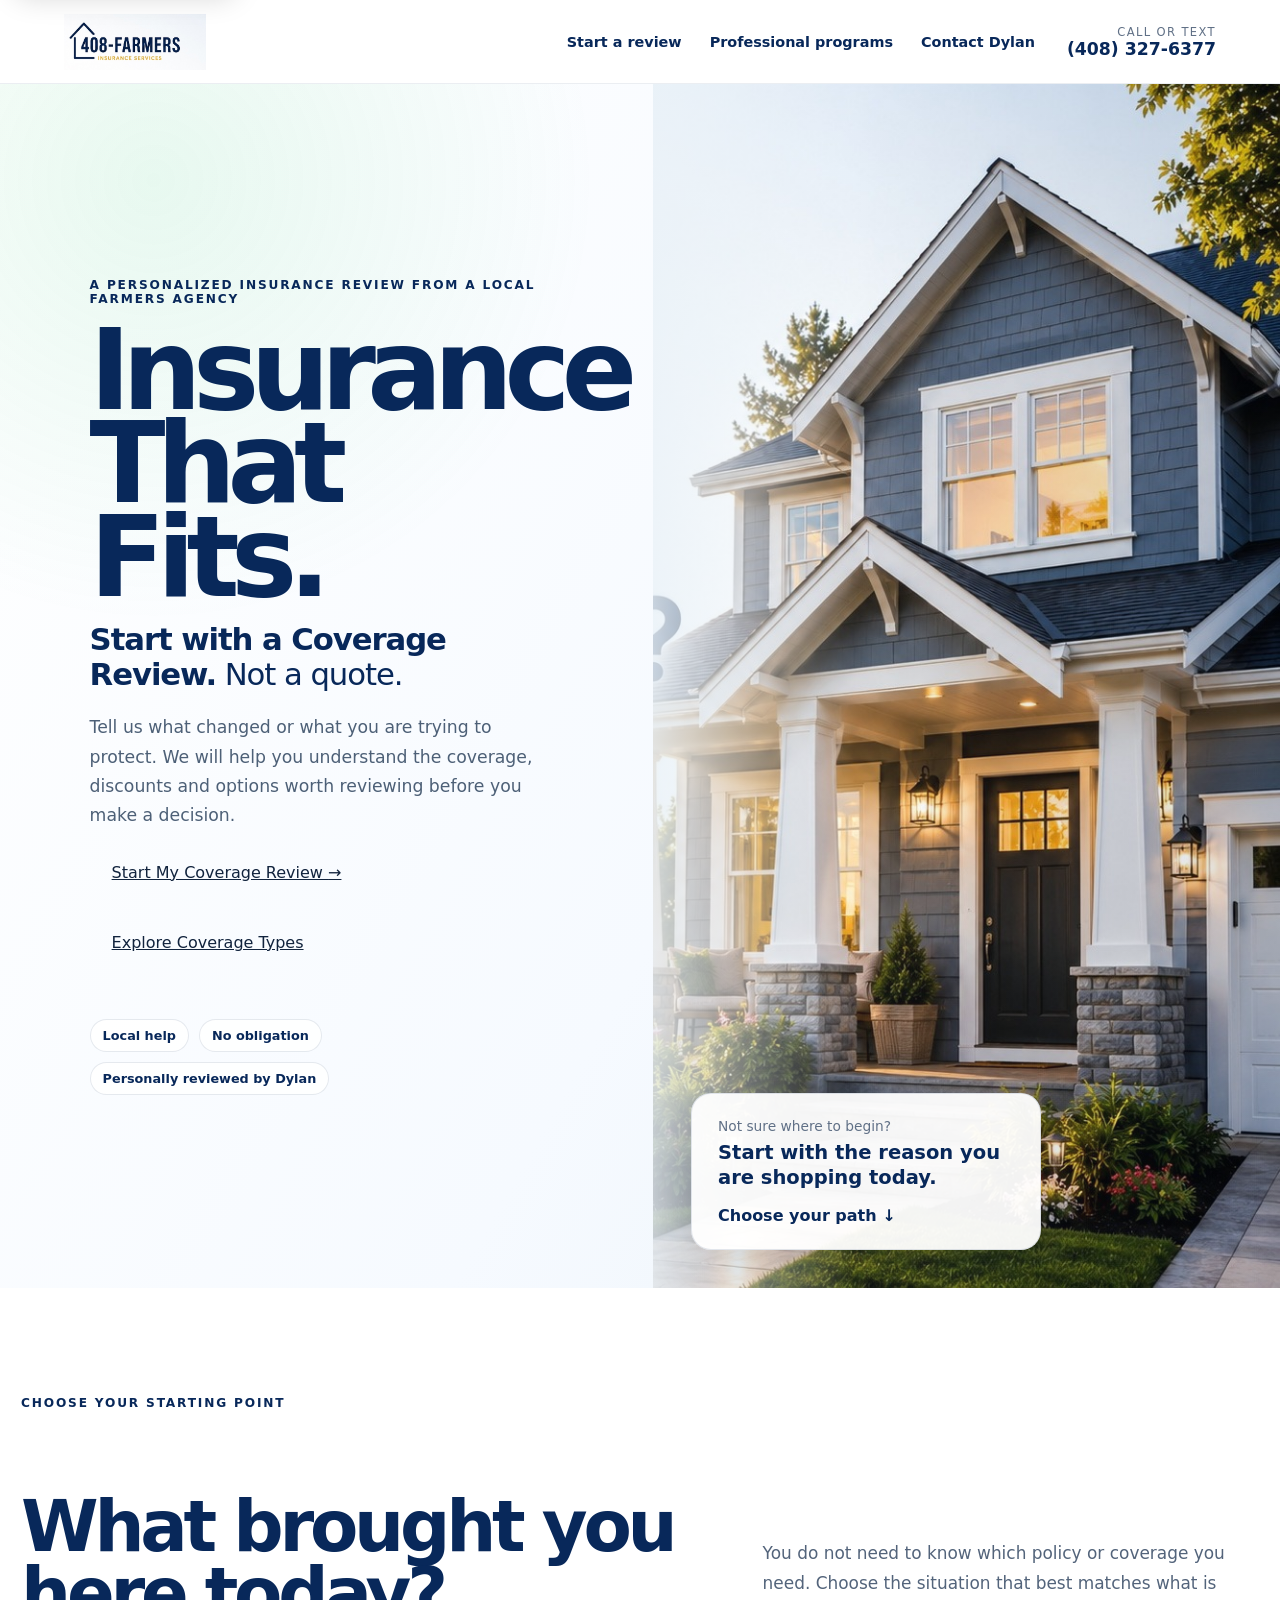
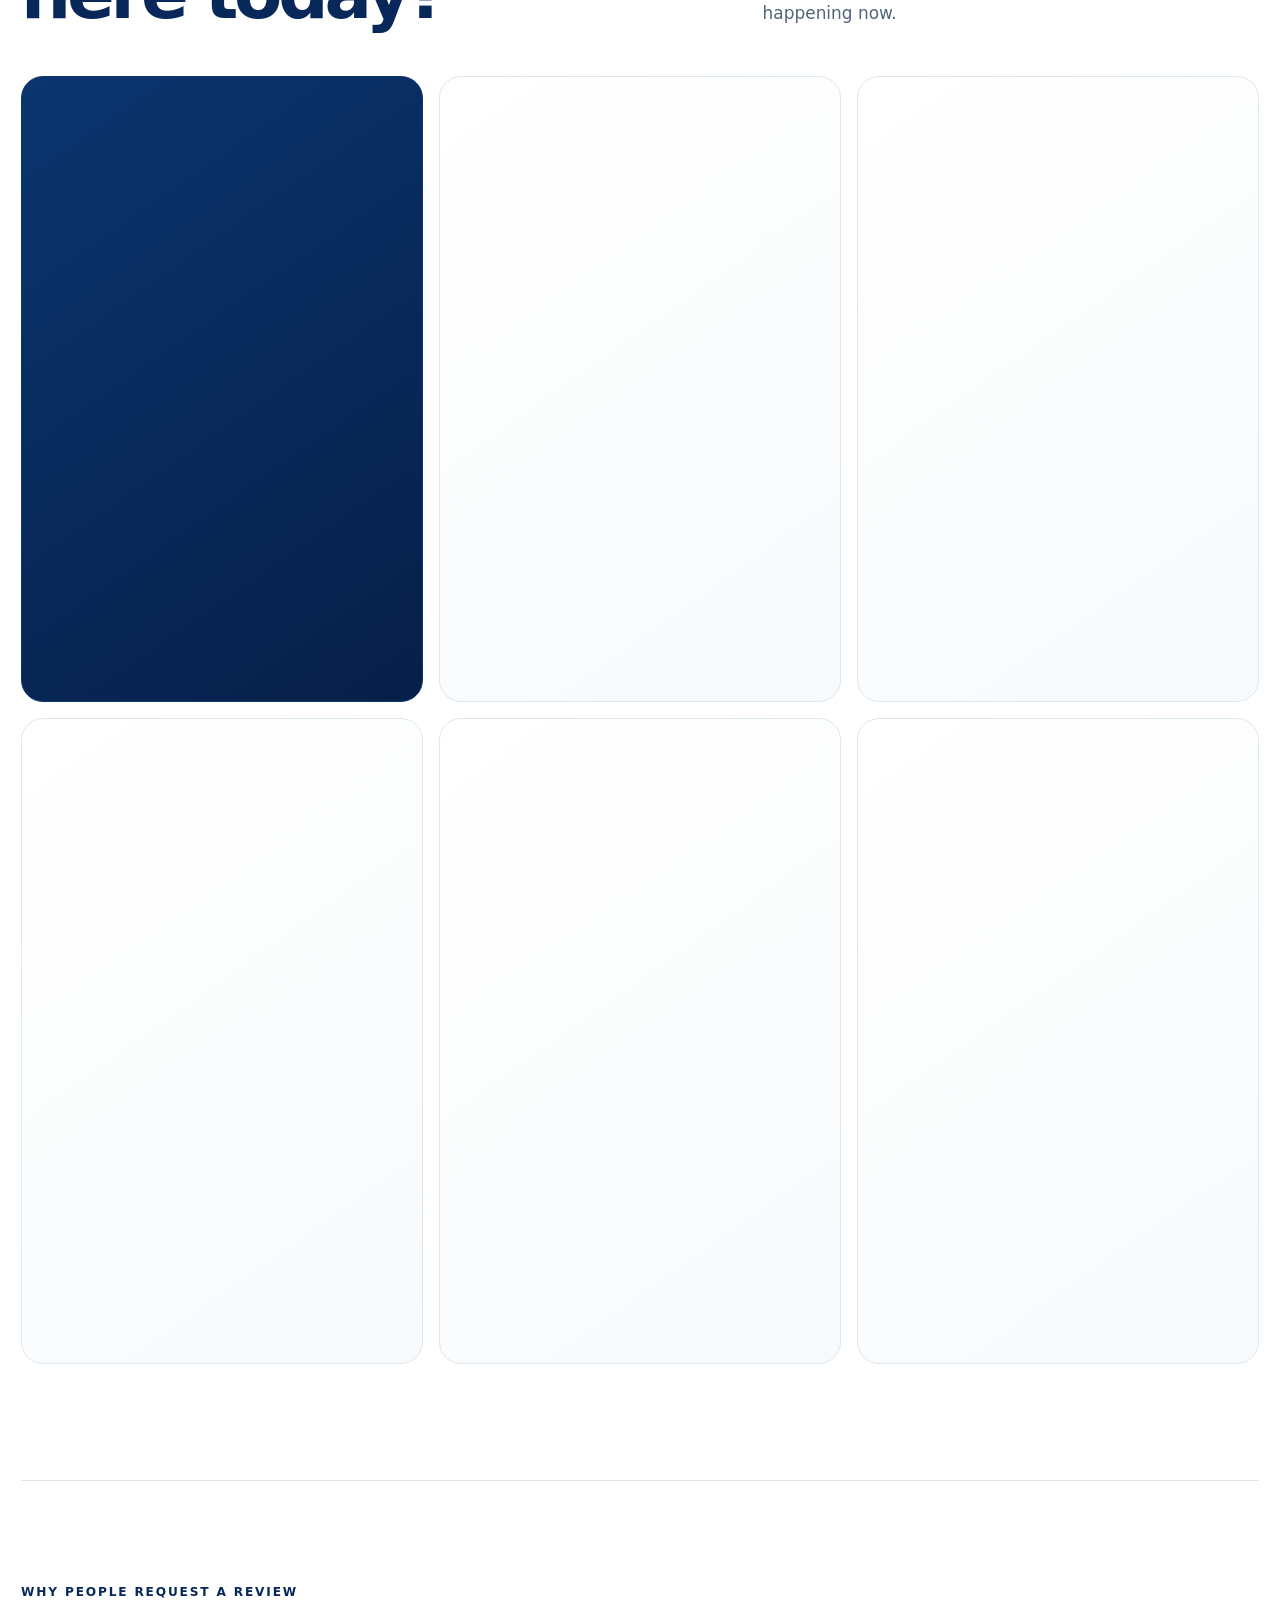
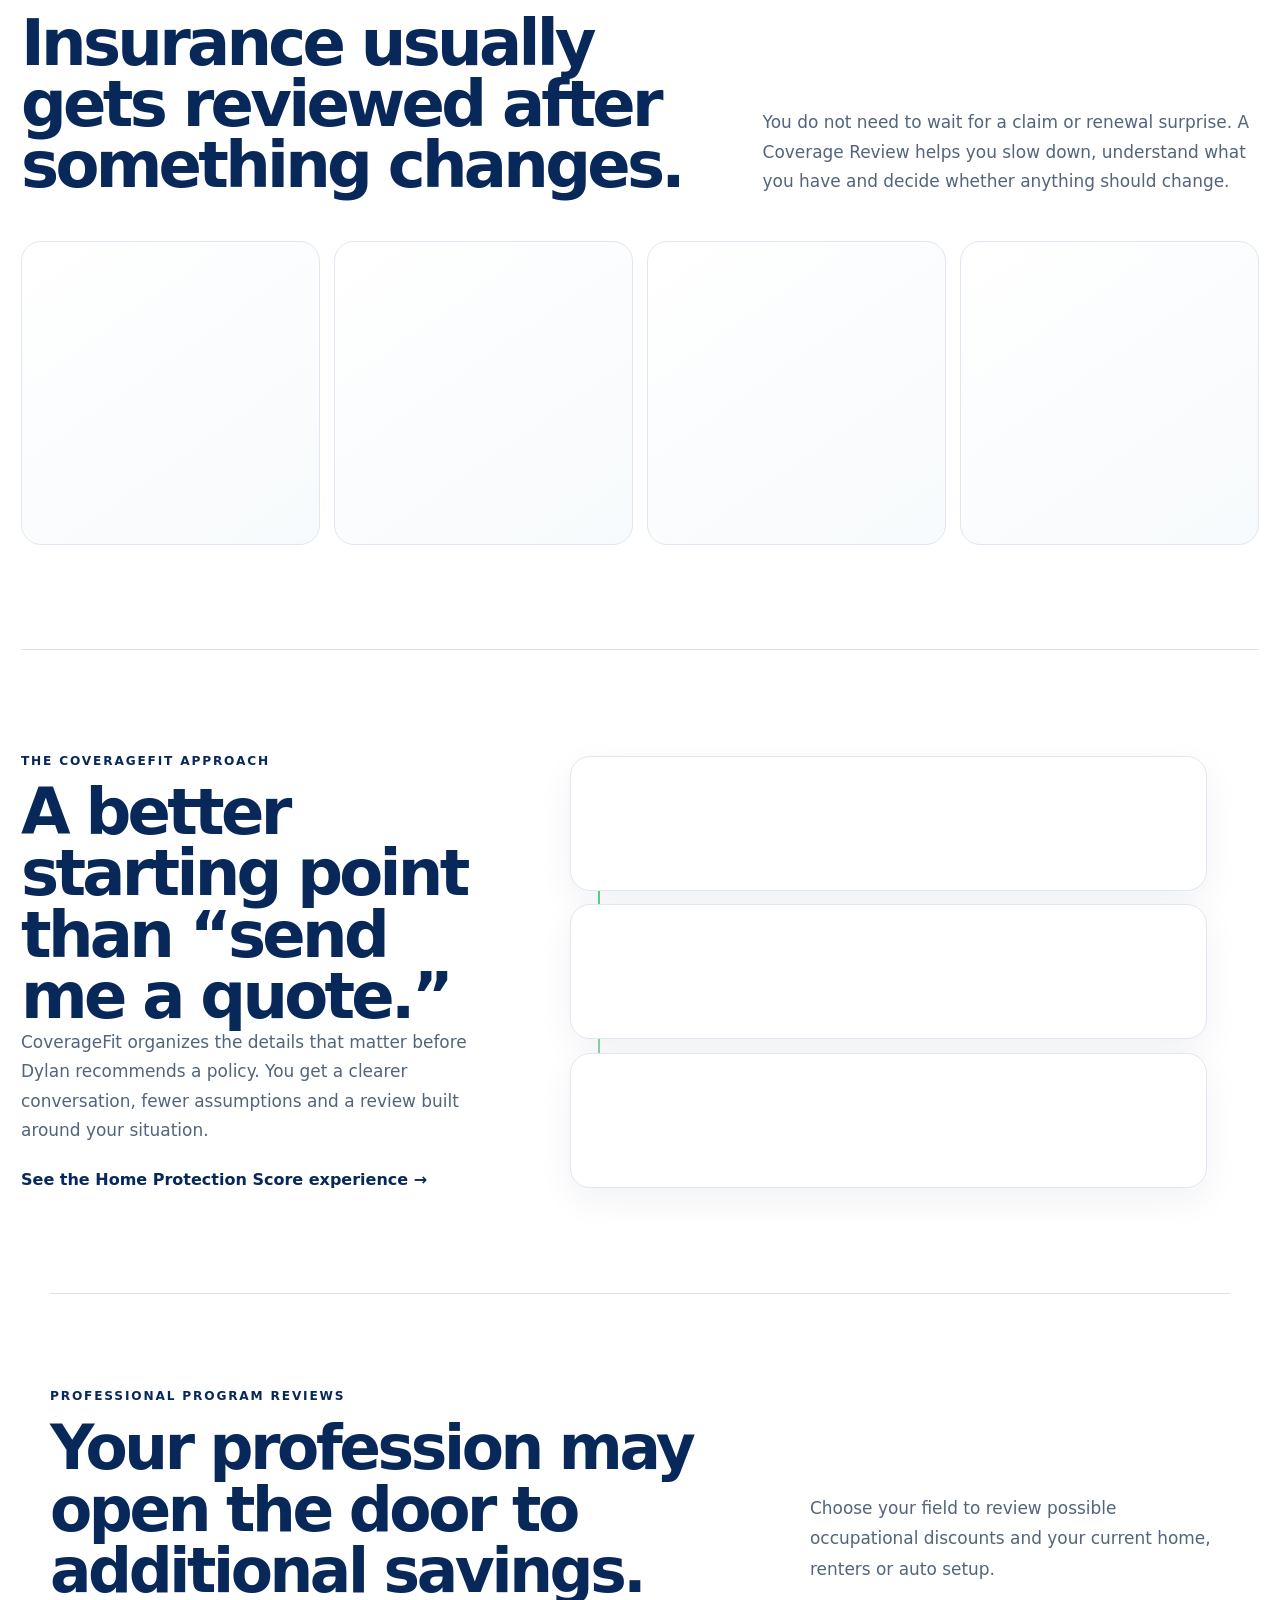
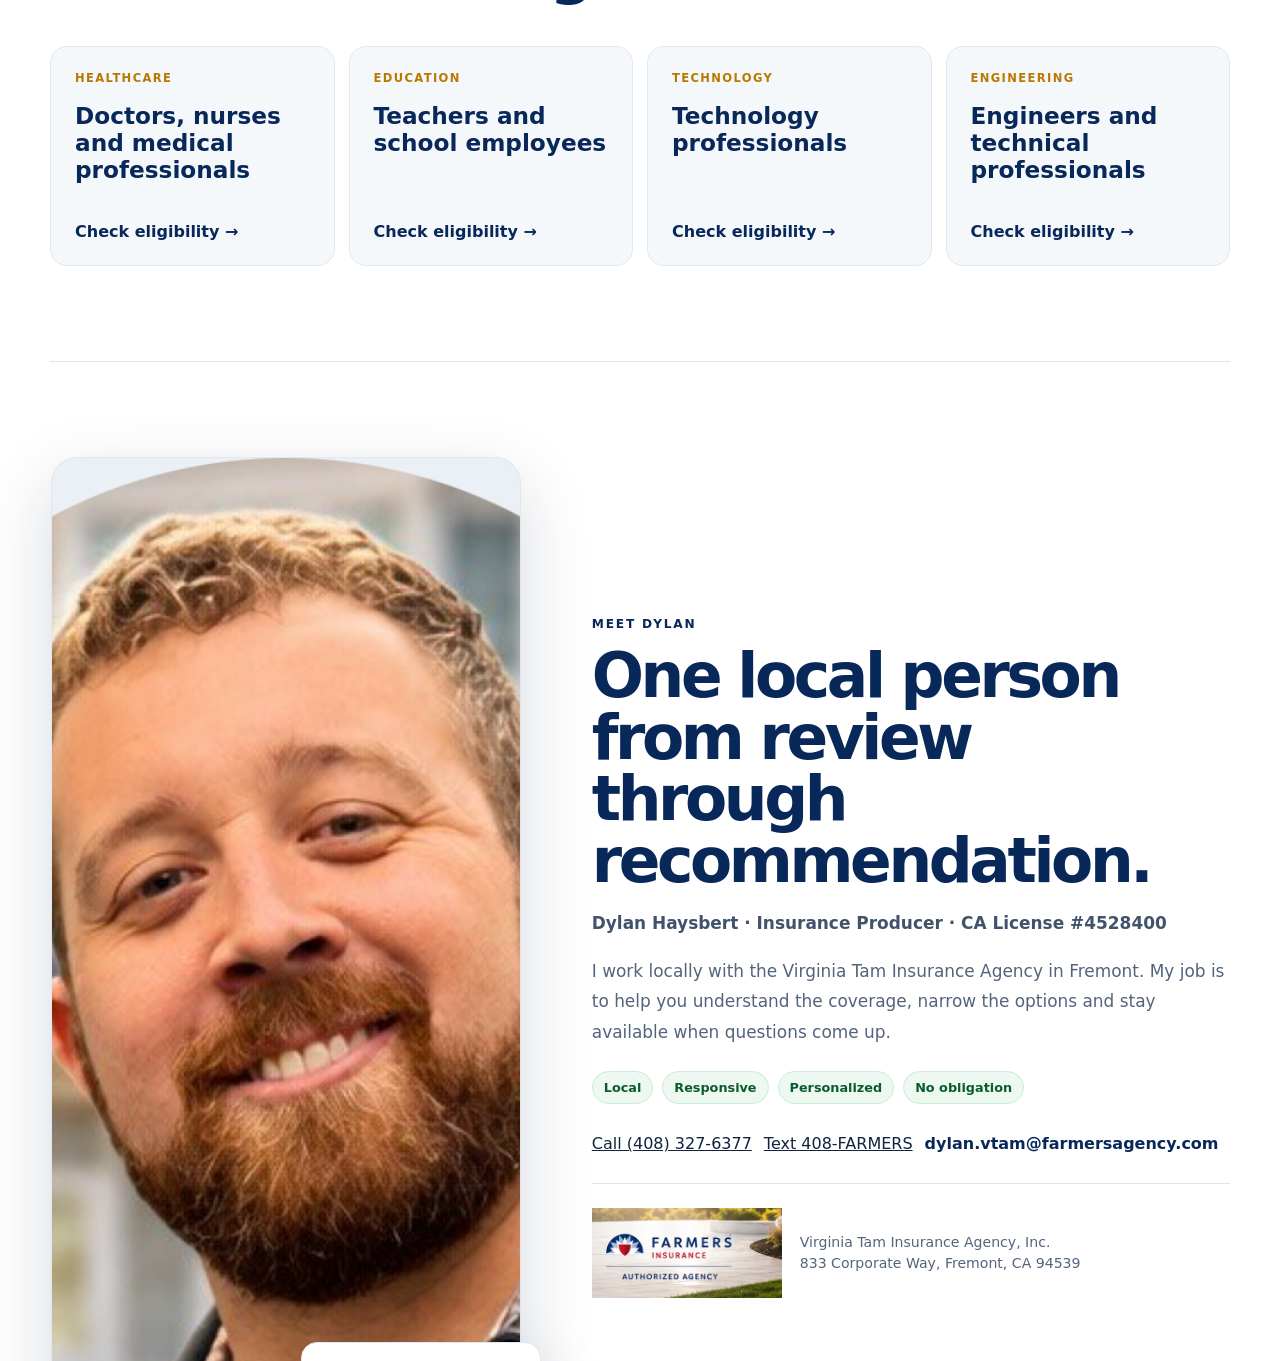
<file: index.html>
<!DOCTYPE html>

<html lang="en">
<head>
<meta charset="utf-8"/>
<meta content="width=device-width,initial-scale=1" name="viewport"/>
<title>408-FARMERS | Start With a Coverage Review</title>
<meta content="Start with a personalized Coverage Review for home, auto, life, rental property or business insurance. Local help from Dylan Haysbert at the Virginia Tam Insurance Agency." name="description"/>
<meta content="Insurance That Fits | 408-FARMERS" property="og:title"/>
<meta content="Start with a Coverage Review, not a quote. Choose what changed and get routed to the right insurance experience." property="og:description"/>
<meta content="website" property="og:type"/>
<meta content="shared/assets/home.jpg" property="og:image"/>
<link href="shared/styles.css" rel="stylesheet"/>
<link href="shared/root.css" rel="stylesheet"/>
<link href="https://408farmers.com/" rel="canonical"/><meta content="index,follow,max-image-preview:large" name="robots"/><meta content="#061f48" name="theme-color"/><meta content="https://408farmers.com/" property="og:url"/><meta content="summary_large_image" name="twitter:card"/><link as="image" fetchpriority="high" href="shared/assets/home.jpg" rel="preload"/><link href="shared/homepage-optimization.css" rel="stylesheet"/></head>
<body class="root-page home-hub-page"><a class="skip-link" href="#main-content">Skip to main content</a>
<header class="site-header root-header">
<a aria-current="page" aria-label="408-FARMERS home" class="brand" href="/">
<img alt="408-FARMERS Insurance Services" decoding="async" src="shared/assets/408-farmers-logo.png"/>
</a>
<nav aria-label="Primary navigation" class="root-nav">
<a href="#start">Start a review</a>
<a href="#professionals">Professional programs</a>
<a href="#contact">Contact Dylan</a>
</nav>
<a class="header-contact" data-track-event="header_call" data-track-location="header" href="tel:+14083276377">
<span>Call or text</span>
<strong>(408) 327-6377</strong>
</a>
</header>
<main id="main-content">
<section aria-labelledby="hub-title" class="hub-hero">
<div class="hub-hero-copy">
<div class="eyebrow">A personalized insurance review from a local Farmers agency</div>
<h1 id="hub-title">Insurance That Fits.</h1>
<p class="hub-hero-lead"><strong>Start with a Coverage Review.</strong> Not a quote.</p>
<p class="hub-hero-support">Tell us what changed or what you are trying to protect. We will help you understand the coverage, discounts and options worth reviewing before you make a decision.</p>
<div class="hub-actions">
<a class="cf-button cf-button--primary hub-primary" data-cf-assessment="home" data-cf-entry="homepage_hero" data-cf-extra-launch-surface="homepage_primary_cta" data-coveragefit-launch="home" data-track-event="hero_start_review" data-track-location="homepage_hero" href="https://coveragefit.com/home/">Start My Coverage Review <span aria-hidden="true">→</span></a>
<a class="cf-button cf-button--secondary" data-track-event="hero_explore_coverage" data-track-location="homepage_hero" href="#start">Explore Coverage Types</a>
</div>
<div aria-label="Coverage Review benefits" class="hub-trust">
<span>Local help</span>
<span>No obligation</span>
<span>Personally reviewed by Dylan</span>
</div>
</div>
<div aria-label="California home protection" class="hub-hero-visual">
<img alt="A well-maintained California home" decoding="async" fetchpriority="high" height="900" src="shared/assets/home.jpg" width="1200"/>
<div class="hub-visual-panel">
<span>Not sure where to begin?</span>
<strong>Start with the reason you are shopping today.</strong>
<a data-track-event="hero_choose_path" data-track-location="homepage_visual" href="#start">Choose your path ↓</a>
</div>
</div>
</section>
<section class="hub-start" id="start">
<div class="hub-section-heading">
<div class="section-kicker">Choose your starting point</div>
<h2>What brought you here today?</h2>
<p>You do not need to know which policy or coverage you need. Choose the situation that best matches what is happening now.</p>
</div>
<div aria-label="Coverage Review starting points" class="intent-grid">
<a class="intent-card intent-card--featured" data-cf-assessment="home" data-cf-entry="homepage_home_intent" data-cf-extra-launch-surface="homepage_home_card" data-coveragefit-launch="home" data-track-event="intent_route" data-track-label="I’m buying or insuring a home" data-track-location="homepage_intent_grid" href="https://coveragefit.com/home/">
<span aria-hidden="true" class="intent-icon">⌂</span>
<span class="intent-label">Home purchase</span>
<h3>I’m buying or insuring a home</h3>
<p>Review dwelling protection, deductibles, liability and opportunities to bundle your auto coverage.</p>
<span class="intent-link">Start my home review →</span>
</a>
<a class="intent-card" data-track-event="intent_route" data-track-label="I want to review my current coverage" data-track-location="homepage_intent_grid" href="score/">
<span aria-hidden="true" class="intent-icon">↻</span>
<span class="intent-label">Second opinion</span>
<h3>I want to review my current coverage</h3>
<p>See whether your current protection still fits your home, vehicles and liability needs.</p>
<span class="intent-link">Check my protection →</span>
</a>
<a class="intent-card" data-track-event="intent_route" data-track-label="I’m shopping auto or bundle options" data-track-location="homepage_intent_grid" href="auto-bundle/">
<span aria-hidden="true" class="intent-icon">◇</span>
<span class="intent-label">Auto insurance</span>
<h3>I’m shopping auto or bundle options</h3>
<p>Review your liability limits, vehicle coverage and the value of combining home or renters with auto.</p>
<span class="intent-link">Explore bundle options →</span>
</a>
<a class="intent-card" data-track-event="intent_route" data-track-label="I need to protect my business" data-track-location="homepage_intent_grid" href="sms:+14083276377?&amp;body=Hi%20Dylan%2C%20I%20would%20like%20to%20discuss%20business%20insurance.">
<span aria-hidden="true" class="intent-icon">▦</span>
<span class="intent-label">Business insurance</span>
<h3>I need to protect my business</h3>
<p>Start with a direct conversation about your operations, employees, property, contracts and liability.</p>
<span class="intent-link">Discuss my business →</span>
</a>
<a class="intent-card" data-track-event="intent_route" data-track-label="I own a rental property" data-track-location="homepage_intent_grid" href="sms:+14083276377?&amp;body=Hi%20Dylan%2C%20I%20would%20like%20to%20review%20insurance%20for%20a%20rental%20property.">
<span aria-hidden="true" class="intent-icon">▥</span>
<span class="intent-label">Rental property</span>
<h3>I own a rental property</h3>
<p>Review dwelling protection, loss of rent, landlord liability and how the property fits into your larger portfolio.</p>
<span class="intent-link">Start a landlord conversation →</span>
</a>
<a class="intent-card" data-track-event="intent_route" data-track-label="I need to protect my family" data-track-location="homepage_intent_grid" href="sms:+14083276377?&amp;body=Hi%20Dylan%2C%20I%20would%20like%20to%20review%20life%20insurance.">
<span aria-hidden="true" class="intent-icon">♡</span>
<span class="intent-label">Life insurance</span>
<h3>I need to protect my family</h3>
<p>Explore term or permanent life insurance based on income, debts, dependents and long-term goals.</p>
<span class="intent-link">Start a life conversation →</span>
</a>
</div>
</section>
<section aria-labelledby="reasons-title" class="story-reasons">
<div class="story-heading">
<div>
<div class="section-kicker">Why people request a review</div>
<h2 id="reasons-title">Insurance usually gets reviewed after something changes.</h2>
</div>
<p>You do not need to wait for a claim or renewal surprise. A Coverage Review helps you slow down, understand what you have and decide whether anything should change.</p>
</div>
<div class="reason-grid">
<article><span>01</span><h3>My premium increased</h3><p>Understand what changed, where value may still exist and whether bundling improves the overall picture.</p></article>
<article><span>02</span><h3>I am buying a home</h3><p>Review rebuild value, deductibles, liability and lender requirements before the closing deadline.</p></article>
<article><span>03</span><h3>My renewal is approaching</h3><p>Compare intentionally instead of letting another term renew without checking the coverage behind the price.</p></article>
<article><span>04</span><h3>Life looks different now</h3><p>A remodel, new vehicle, teen driver, rental property, business or growing family can change what needs protection.</p></article>
</div>
</section>
<section aria-labelledby="how-title" class="coveragefit-story">
<div class="coveragefit-copy">
<div class="section-kicker">The CoverageFit approach</div>
<h2 id="how-title">A better starting point than “send me a quote.”</h2>
<p>CoverageFit organizes the details that matter before Dylan recommends a policy. You get a clearer conversation, fewer assumptions and a review built around your situation.</p>
<a class="story-text-link" data-track-event="coveragefit_score_experience" data-track-location="coveragefit_story" href="score/">See the Home Protection Score experience →</a>
</div>
<div aria-label="How CoverageFit works" class="story-steps">
<article><span>1</span><div><h3>Tell us what changed</h3><p>Choose your situation and answer only the questions relevant to that review.</p></div></article>
<article><span>2</span><div><h3>Build your coverage picture</h3><p>CoverageFit organizes your home, auto, liability and other protection considerations.</p></div></article>
<article><span>3</span><div><h3>Review recommendations with Dylan</h3><p>If Farmers appears to be a fit, Dylan prepares personalized options and explains the tradeoffs.</p></div></article>
</div>
</section>
<section class="professional-section" id="professionals">
<div class="professional-heading">
<div class="section-kicker">Professional program reviews</div>
<h2>Your profession may open the door to additional savings.</h2>
<p>Choose your field to review possible occupational discounts and your current home, renters or auto setup.</p>
</div>
<div class="professional-links">
<a data-track-event="occupation_route" data-track-label="Healthcare" data-track-location="homepage_professionals" href="healthcare/"><span>Healthcare</span><strong>Doctors, nurses and medical professionals</strong><em>Check eligibility →</em></a>
<a data-track-event="occupation_route" data-track-label="Education" data-track-location="homepage_professionals" href="teachers/"><span>Education</span><strong>Teachers and school employees</strong><em>Check eligibility →</em></a>
<a data-track-event="occupation_route" data-track-label="Technology" data-track-location="homepage_professionals" href="tech/"><span>Technology</span><strong>Technology professionals</strong><em>Check eligibility →</em></a>
<a data-track-event="occupation_route" data-track-label="Engineering" data-track-location="homepage_professionals" href="engineers/"><span>Engineering</span><strong>Engineers and technical professionals</strong><em>Check eligibility →</em></a>
</div>
</section>
<section class="root-agent story-agent" id="contact">
<div class="agent-photo-wrap">
<img alt="Dylan Haysbert, Insurance Producer" decoding="async" height="1000" loading="lazy" src="shared/images/dylan-headshot.png" width="800"/>
<div class="agent-local-badge"><strong>Local to Fremont</strong><span>Virginia Tam Insurance Agency</span></div>
</div>
<div class="root-agent-copy">
<div class="section-kicker">Meet Dylan</div>
<h2>One local person from review through recommendation.</h2>
<p class="agent-title">Dylan Haysbert · Insurance Producer · CA License #4528400</p>
<p>I work locally with the Virginia Tam Insurance Agency in Fremont. My job is to help you understand the coverage, narrow the options and stay available when questions come up.</p>
<div aria-label="What to expect" class="agent-values">
<span>Local</span><span>Responsive</span><span>Personalized</span><span>No obligation</span>
</div>
<div class="root-contact-actions">
<a class="cf-button cf-button--primary" data-track-event="phone_click" data-track-location="homepage" href="tel:+14083276377">Call (408) 327-6377</a>
<a class="cf-button cf-button--secondary" data-track-event="sms_click" data-track-location="homepage" href="sms:+14083276377?&amp;body=Hi%20Dylan%2C%20I%20would%20like%20an%20insurance%20review.">Text 408-FARMERS</a>
<a class="root-text-link" data-track-event="email_click" data-track-location="homepage" href="mailto:dylan.vtam@farmersagency.com">dylan.vtam@farmersagency.com</a>
</div>
<div class="agent-carrier-line">
<img alt="Farmers Insurance Authorized Agency" decoding="async" src="shared/assets/farmers-authorized-agency.png"/>
<p>Virginia Tam Insurance Agency, Inc.<br/>833 Corporate Way, Fremont, CA 94539</p>
</div>
</div>
</section>
</main>
<footer class="hub-footer">
<div class="footer-brand">
<img alt="408-FARMERS" decoding="async" src="shared/assets/408-farmers-logo.png"/>
<p>Personalized insurance reviews from Dylan at the Virginia Tam Insurance Agency.</p>
</div>
<div class="footer-links">
<div><strong>Coverage Reviews</strong><a href="home/">Home</a><a href="auto-bundle/">Auto bundle</a><a href="score/">Home Protection Score</a></div>
<div><strong>Professional Programs</strong><a href="healthcare/">Healthcare</a><a href="teachers/">Teachers</a><a href="tech/">Technology</a><a href="engineers/">Engineers</a></div>
<div><strong>Contact</strong><a data-track-event="phone_click" data-track-location="homepage" href="tel:+14083276377">(408) 327-6377</a><a data-track-event="sms_click" data-track-location="homepage" href="sms:+14083276377">Text 408-FARMERS</a><a data-track-event="email_click" data-track-location="homepage" href="mailto:dylan.vtam@farmersagency.com">Email Dylan</a></div>
</div>
<div class="footer-legal">
<p>Virginia Tam Insurance Agency, Inc. · Dylan Haysbert · CA License #4528400</p>
<p><a href="privacy.html">Privacy</a> · <a href="terms.html">Terms</a></p>
</div>
</footer>
<script>if('scrollRestoration' in history){history.scrollRestoration='manual';}window.addEventListener('pageshow',function(){window.scrollTo(0,0);});</script>
<script defer="True" src="shared/homepage-optimization.js"></script> <script src="shared/config.js"></script>
<script src="shared/coveragefit-launch.js"></script>
</body>
</html>
</file>
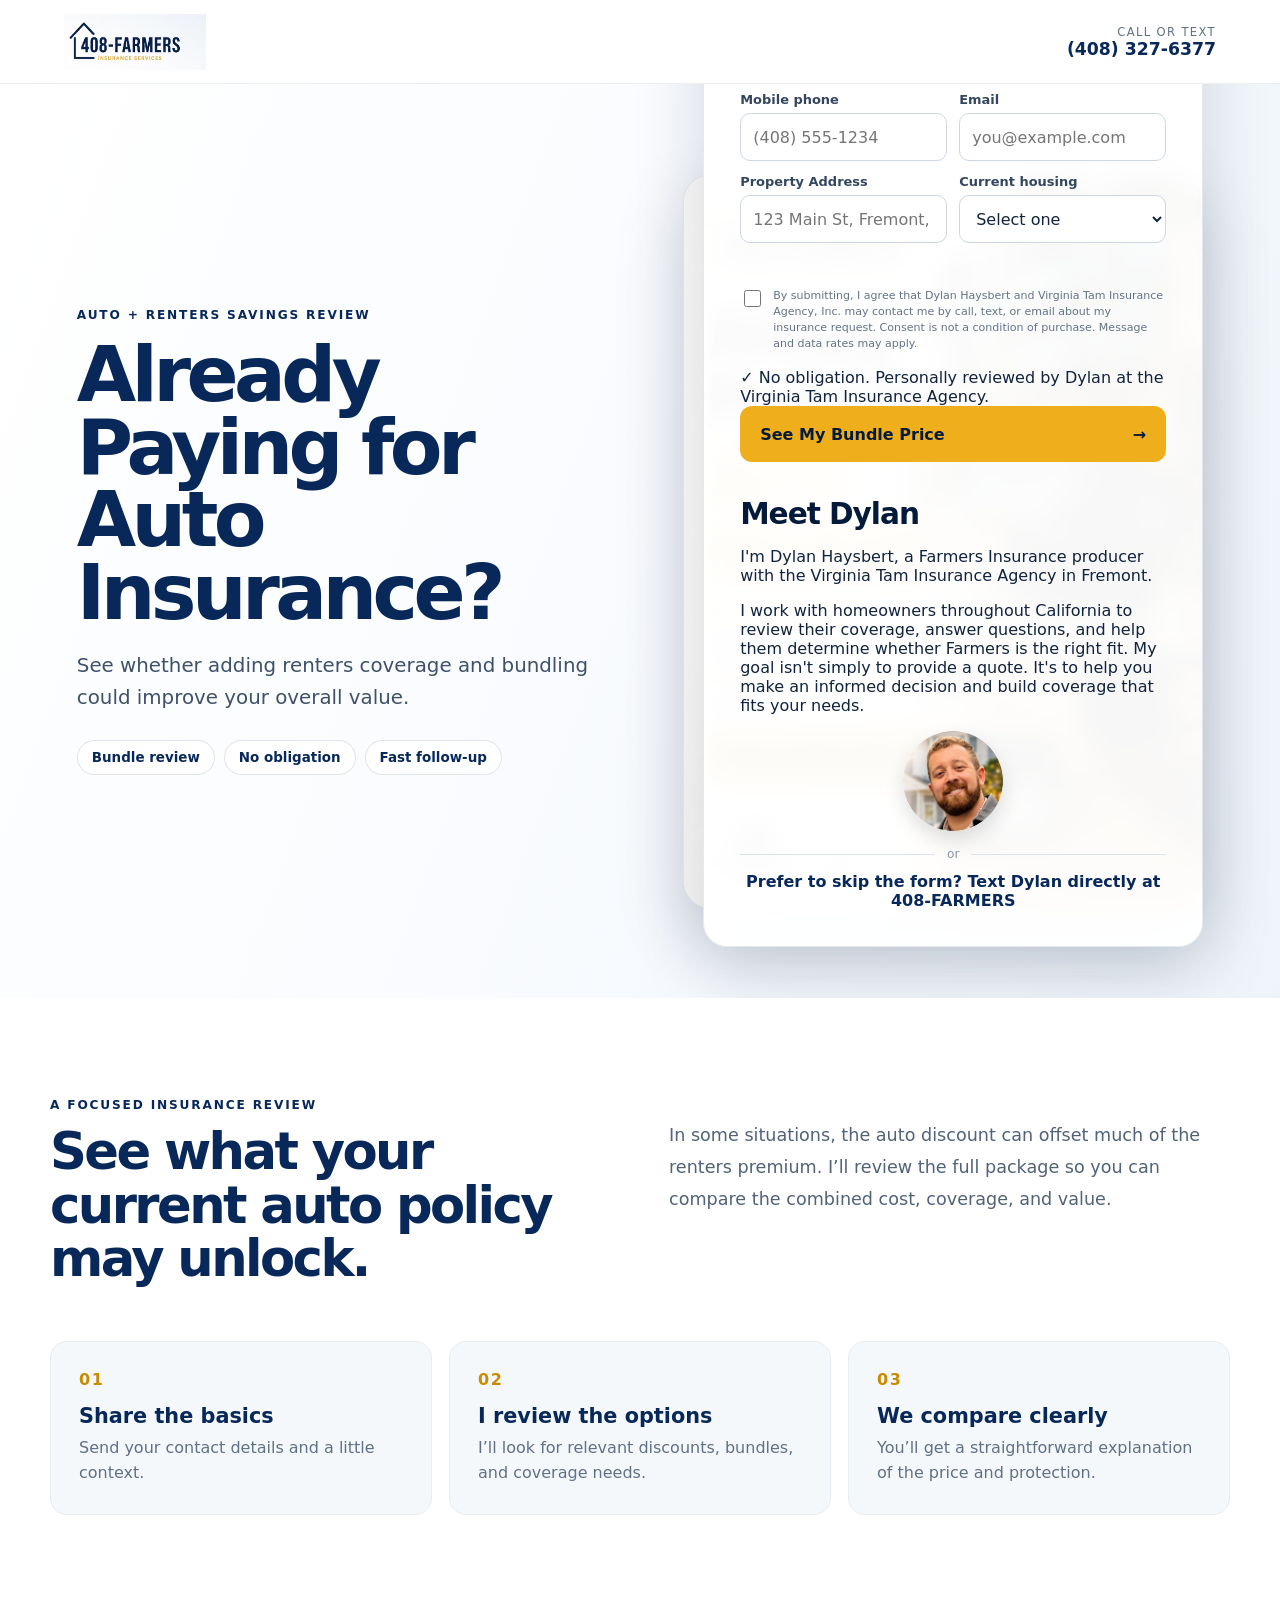
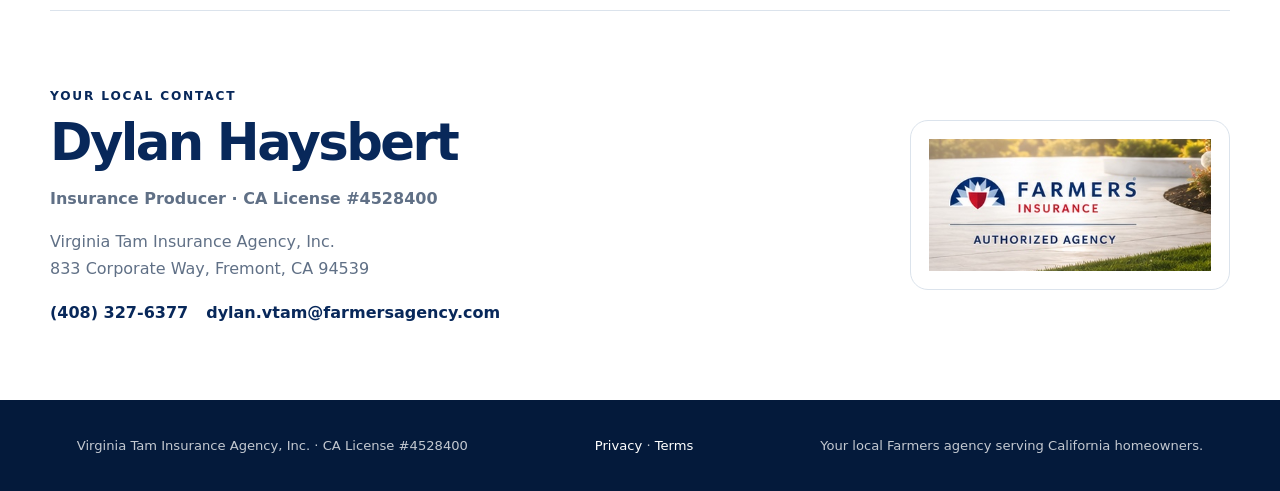
<file: auto-bundle/index.html>
<!doctype html>
<html lang="en"><head><meta charset="utf-8"><meta name="viewport" content="width=device-width,initial-scale=1"><title>Auto + Renters Bundle Review | 408-FARMERS</title><meta name="description" content="See whether adding renters coverage and bundling could improve your overall value."><meta property="og:title" content="Already Paying for Auto Insurance?"><meta property="og:description" content="See whether adding renters coverage and bundling could improve your overall value."><meta property="og:type" content="website"><meta property="og:image" content="../shared/assets/auto-bundle.png"><link rel="stylesheet" href="../shared/styles.css"></head>
<body><header class="site-header"><a class="brand" href="/auto-bundle" aria-label="408-FARMERS"><img src="../shared/assets/408-farmers-logo.png" alt="408-FARMERS Insurance Services"></a><a class="header-contact" href="tel:+14083276377"><span>Call or text</span><strong>(408) 327-6377</strong></a></header>
<main><section class="hero"><div class="hero-copy"><div class="eyebrow">Auto + renters savings review</div><h1>Already Paying for Auto Insurance?</h1><p class="subhead">See whether adding renters coverage and bundling could improve your overall value.</p><div class="trust-row"><span>Bundle review</span><span>No obligation</span><span>Fast follow-up</span></div></div><div class="visual-card"><img src="../shared/assets/auto-bundle.png" alt="Already Paying for Auto Insurance?"></div>
<aside class="quote-card" id="form"><div class="card-kicker">See My Bundle Price</div><h2>Check your bundle opportunity</h2><p>A few quick details help me review the right discounts.</p>
<p class="review-intro">The Virginia Tam Insurance Agency helps California homeowners review their coverage and determine whether Farmers is the right fit. Complete the short Coverage Review below, and Dylan will personally prepare your options.</p>
<form id="leadForm" method="POST" novalidate data-success="thank-you.html"><input type="hidden" name="source" value="408farmers.com/auto-bundle"><input type="hidden" name="campaign" value="Already Paying for Auto Insurance"><input type="hidden" name="landing_page"><input type="hidden" name="submitted_at"><input type="hidden" name="utm_source"><input type="hidden" name="utm_medium"><input type="hidden" name="utm_campaign"><input type="hidden" name="utm_content"><input type="hidden" name="utm_term">
<div class="field-grid"><label><span>First name</span><input type="text" name="first_name" autocomplete="given-name" required></label><label><span>Last name</span><input type="text" name="last_name" autocomplete="family-name" required></label></div>
<div class="field-grid"><label><span>Mobile phone</span><input type="tel" name="phone" autocomplete="tel" inputmode="tel" placeholder="(408) 555-1234" required></label><label><span>Email</span><input type="email" name="email" autocomplete="email" placeholder="you@example.com" required></label></div>
<div class="field-grid"><label><span>Property Address</span><input type="text" name="property_address" autocomplete="street-address" required placeholder="123 Main St, Fremont, CA" maxlength="150"></label><label><span>Current housing</span><select name="segment" required><option value="">Select one</option><option>I rent an apartment</option><option>I rent a house or townhome</option><option>I own my home</option><option>Other</option></select></label></div>
<div class="field-grid"><label><span></label><label><span></label></div>
<label><span></label>
<label class="consent"><input type="checkbox" name="consent" required><span>By submitting, I agree that Dylan Haysbert and Virginia Tam Insurance Agency, Inc. may contact me by call, text, or email about my insurance request. Consent is not a condition of purchase. Message and data rates may apply.</span></label>
<div class="cta-reassurance">✓ No obligation. Personally reviewed by Dylan at the Virginia Tam Insurance Agency.</div>
<button type="submit" class="primary-button"><span>See My Bundle Price</span><span aria-hidden="true">→</span></button><div class="form-status" id="formStatus" role="status" aria-live="polite"></div></form>

<section class="meet-dylan">
<h2>Meet Dylan</h2>
<p>I'm Dylan Haysbert, a Farmers Insurance producer with the Virginia Tam Insurance Agency in Fremont.</p>
<p>I work with homeowners throughout California to review their coverage, answer questions, and help them determine whether Farmers is the right fit. My goal isn't simply to provide a quote. It's to help you make an informed decision and build coverage that fits your needs.</p>
<img src="../shared/images/dylan-headshot.png" alt="Dylan Haysbert" style="width:100px;height:100px;border-radius:50%;object-fit:cover;display:block;margin:0 auto 16px;box-shadow:0 8px 20px rgba(0,0,0,.12);">
</section>
<div class="or-divider"><span>or</span></div><a class="text-link" href="sms:+14083276377?&body=Hi%20Dylan%2C%20I%20want%20to%20check%20an%20auto%20and%20renters%20bundle.">Prefer to skip the form? <strong>Text Dylan directly at 408-FARMERS</strong></a></aside></section>
<section class="content-section"><div><div class="section-kicker">A focused insurance review</div><h2>See what your current auto policy may unlock.</h2></div><div><p>In some situations, the auto discount can offset much of the renters premium. I’ll review the full package so you can compare the combined cost, coverage, and value.</p></div></section>
<section class="steps"><article><span>01</span><h3>Share the basics</h3><p>Send your contact details and a little context.</p></article><article><span>02</span><h3>I review the options</h3><p>I’ll look for relevant discounts, bundles, and coverage needs.</p></article><article><span>03</span><h3>We compare clearly</h3><p>You’ll get a straightforward explanation of the price and protection.</p></article></section>
<section class="agent-section"><div class="agent-copy"><div class="section-kicker">Your local contact</div><h2>Dylan Haysbert</h2><p class="agent-title">Insurance Producer · CA License #4528400</p><p>Virginia Tam Insurance Agency, Inc.<br>833 Corporate Way, Fremont, CA 94539</p><div class="agent-links"><a href="tel:+14083276377">(408) 327-6377</a><a href="mailto:dylan.vtam@farmersagency.com">dylan.vtam@farmersagency.com</a></div></div><div class="carrier-mark"><img src="../shared/assets/farmers-authorized-agency.png" alt="Farmers Insurance Authorized Agency"></div></section></main>
<footer><p>Virginia Tam Insurance Agency, Inc. · CA License #4528400</p><p><a href="../privacy.html">Privacy</a> · <a href="../terms.html">Terms</a></p><p>Your local Farmers agency serving California homeowners.</p></footer><script src="../shared/config.js"></script>
  <script src="../shared/coveragefit-launch.js"></script><script src="../shared/script.js"></script><script>if('scrollRestoration' in history){history.scrollRestoration='manual';}window.addEventListener('pageshow',function(){window.scrollTo(0,0);});</script></body></html>
</file>
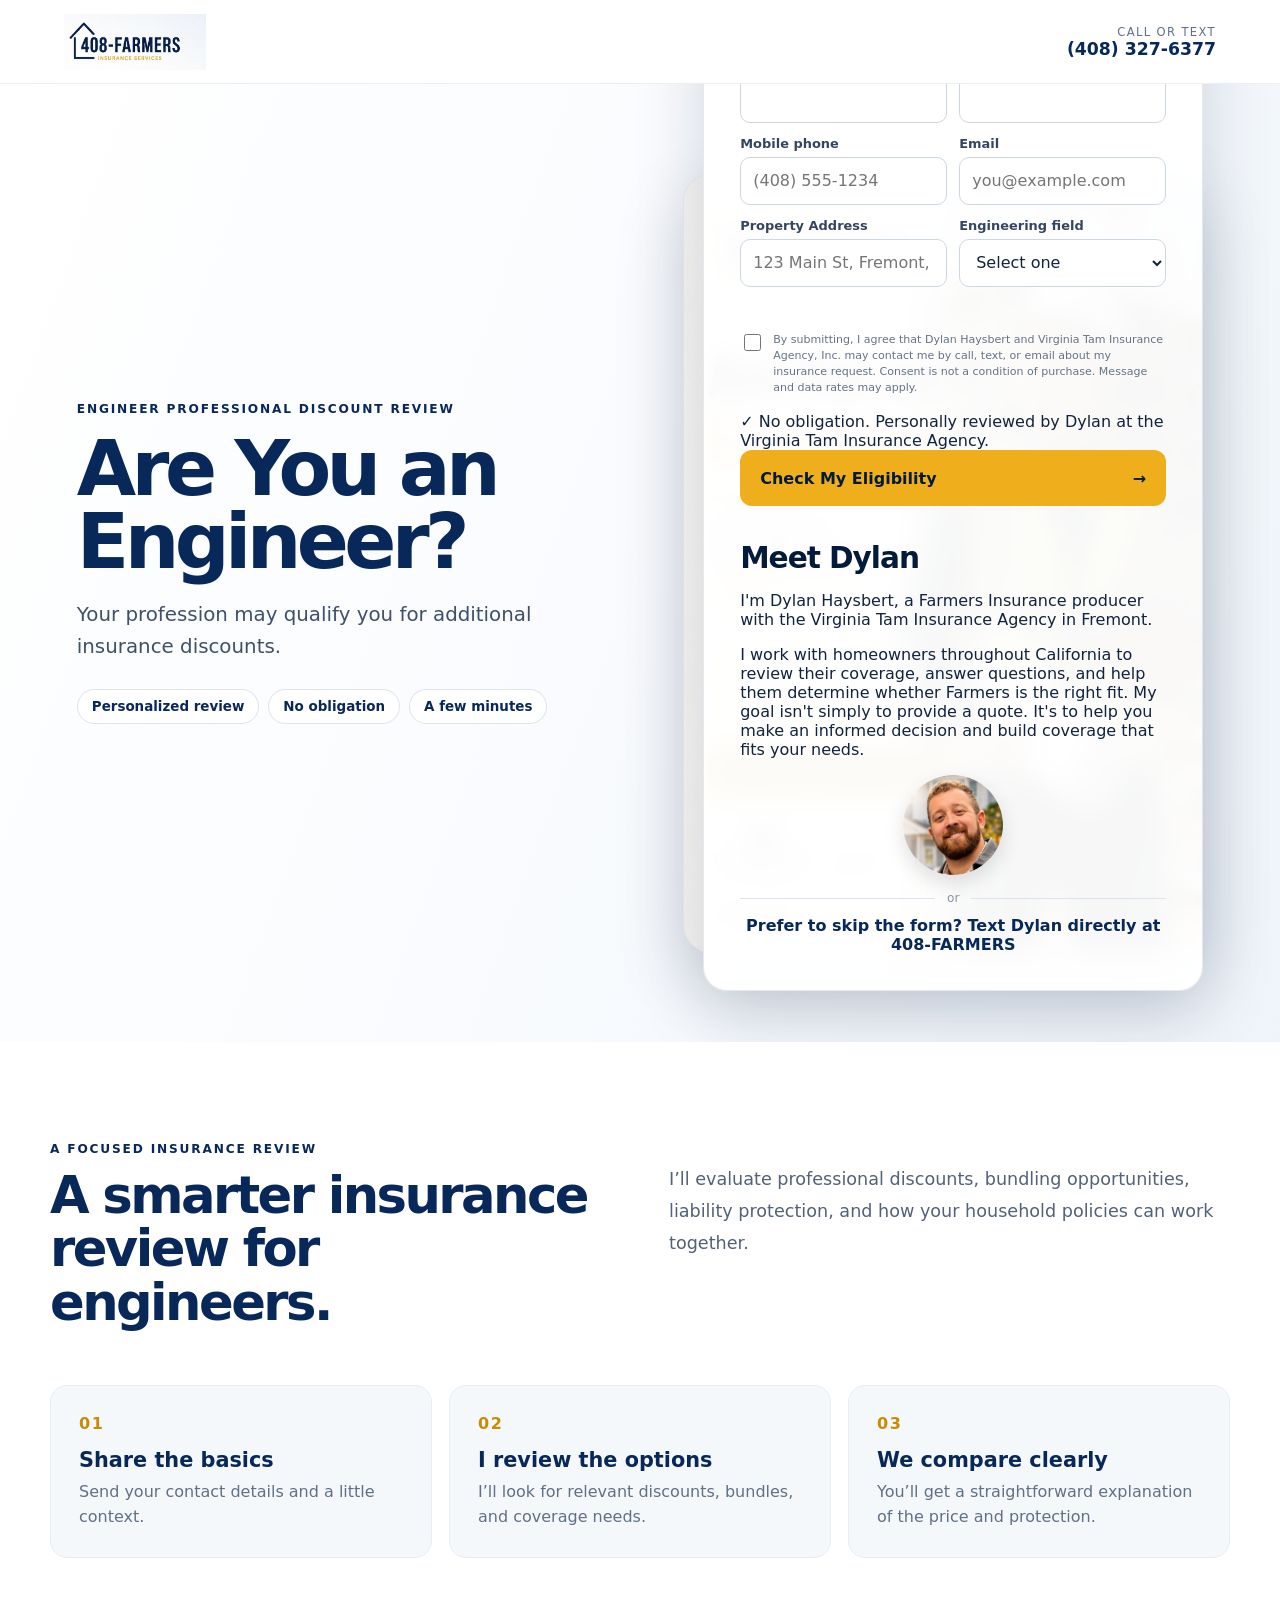
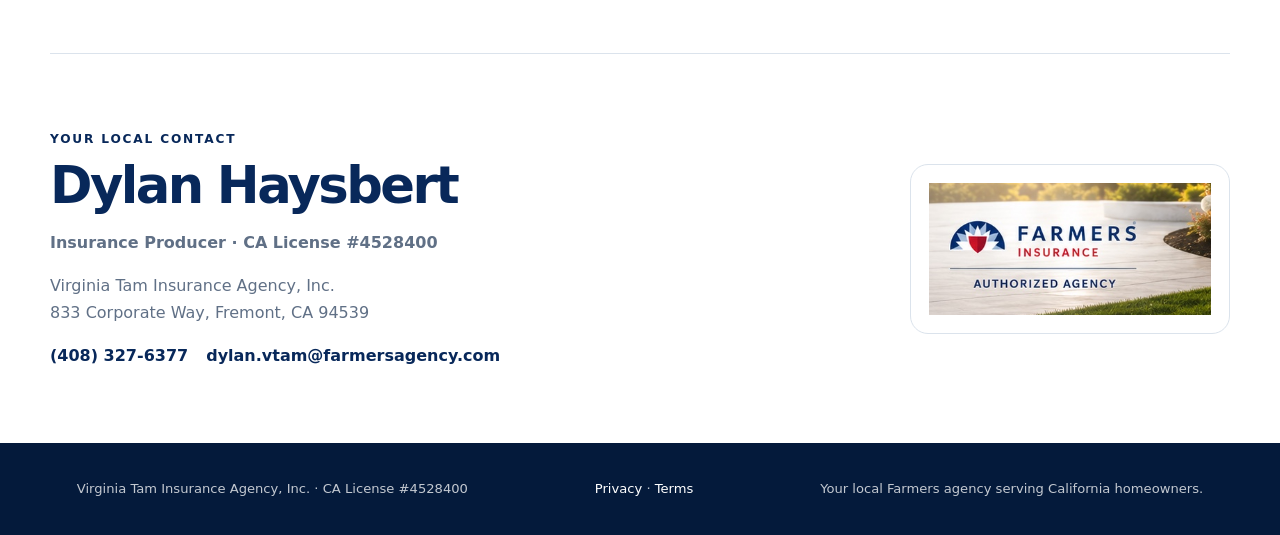
<file: engineers/index.html>
<!DOCTYPE html>

<html lang="en"><head><meta charset="utf-8"/><meta content="width=device-width,initial-scale=1" name="viewport"/><meta name="408farmers-handoff-build" content="408-HO-1F"/><title>Engineer Discount Review | 408-FARMERS</title><meta content="Your profession may qualify you for additional insurance discounts." name="description"/><meta content="Are You an Engineer?" property="og:title"/><meta content="Your profession may qualify you for additional insurance discounts." property="og:description"/><meta content="website" property="og:type"/><meta content="../shared/assets/engineers.png" property="og:image"/><link href="../shared/styles.css" rel="stylesheet"/></head>
<body><header class="site-header"><a aria-label="408-FARMERS" class="brand" href="/engineers"><img alt="408-FARMERS Insurance Services" src="../shared/assets/408-farmers-logo.png"/></a><a class="header-contact" href="tel:+14083276377"><span>Call or text</span><strong>(408) 327-6377</strong></a></header>
<main><section class="hero"><div class="hero-copy"><div class="eyebrow">Engineer professional discount review</div><h1>Are You an Engineer?</h1><p class="subhead">Your profession may qualify you for additional insurance discounts.</p><div class="trust-row"><span>Personalized review</span><span>No obligation</span><span>A few minutes</span></div></div><div class="visual-card"><img alt="Are You an Engineer?" src="../shared/assets/engineers.png"/></div>
<aside class="quote-card" id="form"><div class="card-kicker">Check My Eligibility</div><h2>Check your engineer eligibility</h2><p>Share a few details and I’ll personally review the options.</p>
<p class="review-intro">The Virginia Tam Insurance Agency helps California homeowners review their coverage and determine whether Farmers is the right fit. Complete the short Coverage Review below, and Dylan will personally prepare your options.</p>
<form data-cf-assessment="home" data-cf-entry="engineers_eligibility_form" data-cf-extra-launch-surface="occupation_engineer" data-coveragefit-after-submit="true" data-success="thank-you.html" id="leadForm" method="POST" novalidate="" data-sender-build="408-HO-1F" data-handoff-contract="coveragefit-handoff-v1"><input name="source" type="hidden" value="408farmers.com/engineers"/><input name="campaign" type="hidden" value="Are You an Engineer"/><input name="landing_page" type="hidden"/><input name="submitted_at" type="hidden"/><input name="utm_source" type="hidden"/><input name="utm_medium" type="hidden"/><input name="utm_campaign" type="hidden"/><input name="utm_content" type="hidden"/><input name="utm_term" type="hidden"/>
<div class="field-grid"><label><span>First name</span><input autocomplete="given-name" name="first_name" required="" type="text"/></label><label><span>Last name</span><input autocomplete="family-name" name="last_name" required="" type="text"/></label></div>
<div class="field-grid"><label><span>Mobile phone</span><input autocomplete="tel" inputmode="tel" name="phone" placeholder="(408) 555-1234" required="" type="tel"/></label><label><span>Email</span><input autocomplete="email" name="email" placeholder="you@example.com" required="" type="email"/></label></div>
<div class="field-grid"><label><span>Property Address</span><input autocomplete="street-address" maxlength="150" name="property_address" placeholder="123 Main St, Fremont, CA" required="" type="text"/></label><label><span>Engineering field</span><select name="segment" required=""><option value="">Select one</option><option>Civil or structural</option><option>Mechanical</option><option>Electrical</option><option>Software or computer</option><option>Chemical or materials</option><option>Industrial or manufacturing</option><option>Other engineering field</option></select></label></div>
<div class="field-grid"><label><span></span></label><label><span></span></label></div>
<label><span></span></label>
<label class="consent"><input name="consent" required="" type="checkbox"/><span>By submitting, I agree that Dylan Haysbert and Virginia Tam Insurance Agency, Inc. may contact me by call, text, or email about my insurance request. Consent is not a condition of purchase. Message and data rates may apply.</span></label>
<div class="cta-reassurance">✓ No obligation. Personally reviewed by Dylan at the Virginia Tam Insurance Agency.</div>
<button class="primary-button" type="submit"><span>Check My Eligibility</span><span aria-hidden="true">→</span></button><div aria-live="polite" class="form-status" id="formStatus" role="status"></div></form>
<section class="meet-dylan">
<h2>Meet Dylan</h2>
<p>I'm Dylan Haysbert, a Farmers Insurance producer with the Virginia Tam Insurance Agency in Fremont.</p>
<p>I work with homeowners throughout California to review their coverage, answer questions, and help them determine whether Farmers is the right fit. My goal isn't simply to provide a quote. It's to help you make an informed decision and build coverage that fits your needs.</p>
<img alt="Dylan Haysbert" src="../shared/images/dylan-headshot.png" style="width:100px;height:100px;border-radius:50%;object-fit:cover;display:block;margin:0 auto 16px;box-shadow:0 8px 20px rgba(0,0,0,.12);"/>
</section>
<div class="or-divider"><span>or</span></div><a class="text-link" href="sms:+14083276377?&amp;body=Hi%20Dylan%2C%20I’m%20an%20engineer%20and%20want%20to%20check%20my%20eligibility.">Prefer to skip the form? <strong>Text Dylan directly at 408-FARMERS</strong></a></aside></section>
<section class="content-section"><div><div class="section-kicker">A focused insurance review</div><h2>A smarter insurance review for engineers.</h2></div><div><p>I’ll evaluate professional discounts, bundling opportunities, liability protection, and how your household policies can work together.</p></div></section>
<section class="steps"><article><span>01</span><h3>Share the basics</h3><p>Send your contact details and a little context.</p></article><article><span>02</span><h3>I review the options</h3><p>I’ll look for relevant discounts, bundles, and coverage needs.</p></article><article><span>03</span><h3>We compare clearly</h3><p>You’ll get a straightforward explanation of the price and protection.</p></article></section>
<section class="agent-section"><div class="agent-copy"><div class="section-kicker">Your local contact</div><h2>Dylan Haysbert</h2><p class="agent-title">Insurance Producer · CA License #4528400</p><p>Virginia Tam Insurance Agency, Inc.<br/>833 Corporate Way, Fremont, CA 94539</p><div class="agent-links"><a href="tel:+14083276377">(408) 327-6377</a><a href="mailto:dylan.vtam@farmersagency.com">dylan.vtam@farmersagency.com</a></div></div><div class="carrier-mark"><img alt="Farmers Insurance Authorized Agency" src="../shared/assets/farmers-authorized-agency.png"/></div></section></main>
<footer><p>Virginia Tam Insurance Agency, Inc. · CA License #4528400</p><p><a href="../privacy.html">Privacy</a> · <a href="../terms.html">Terms</a></p><p>Your local Farmers agency serving California homeowners.</p></footer><script src="../shared/config.js"></script>
<script src="../shared/coveragefit-launch.js"></script><script src="../shared/prospect-profile.js"></script><script src="../shared/script.js"></script><script>if('scrollRestoration' in history){history.scrollRestoration='manual';}window.addEventListener('pageshow',function(){window.scrollTo(0,0);});</script></body></html>
</file>
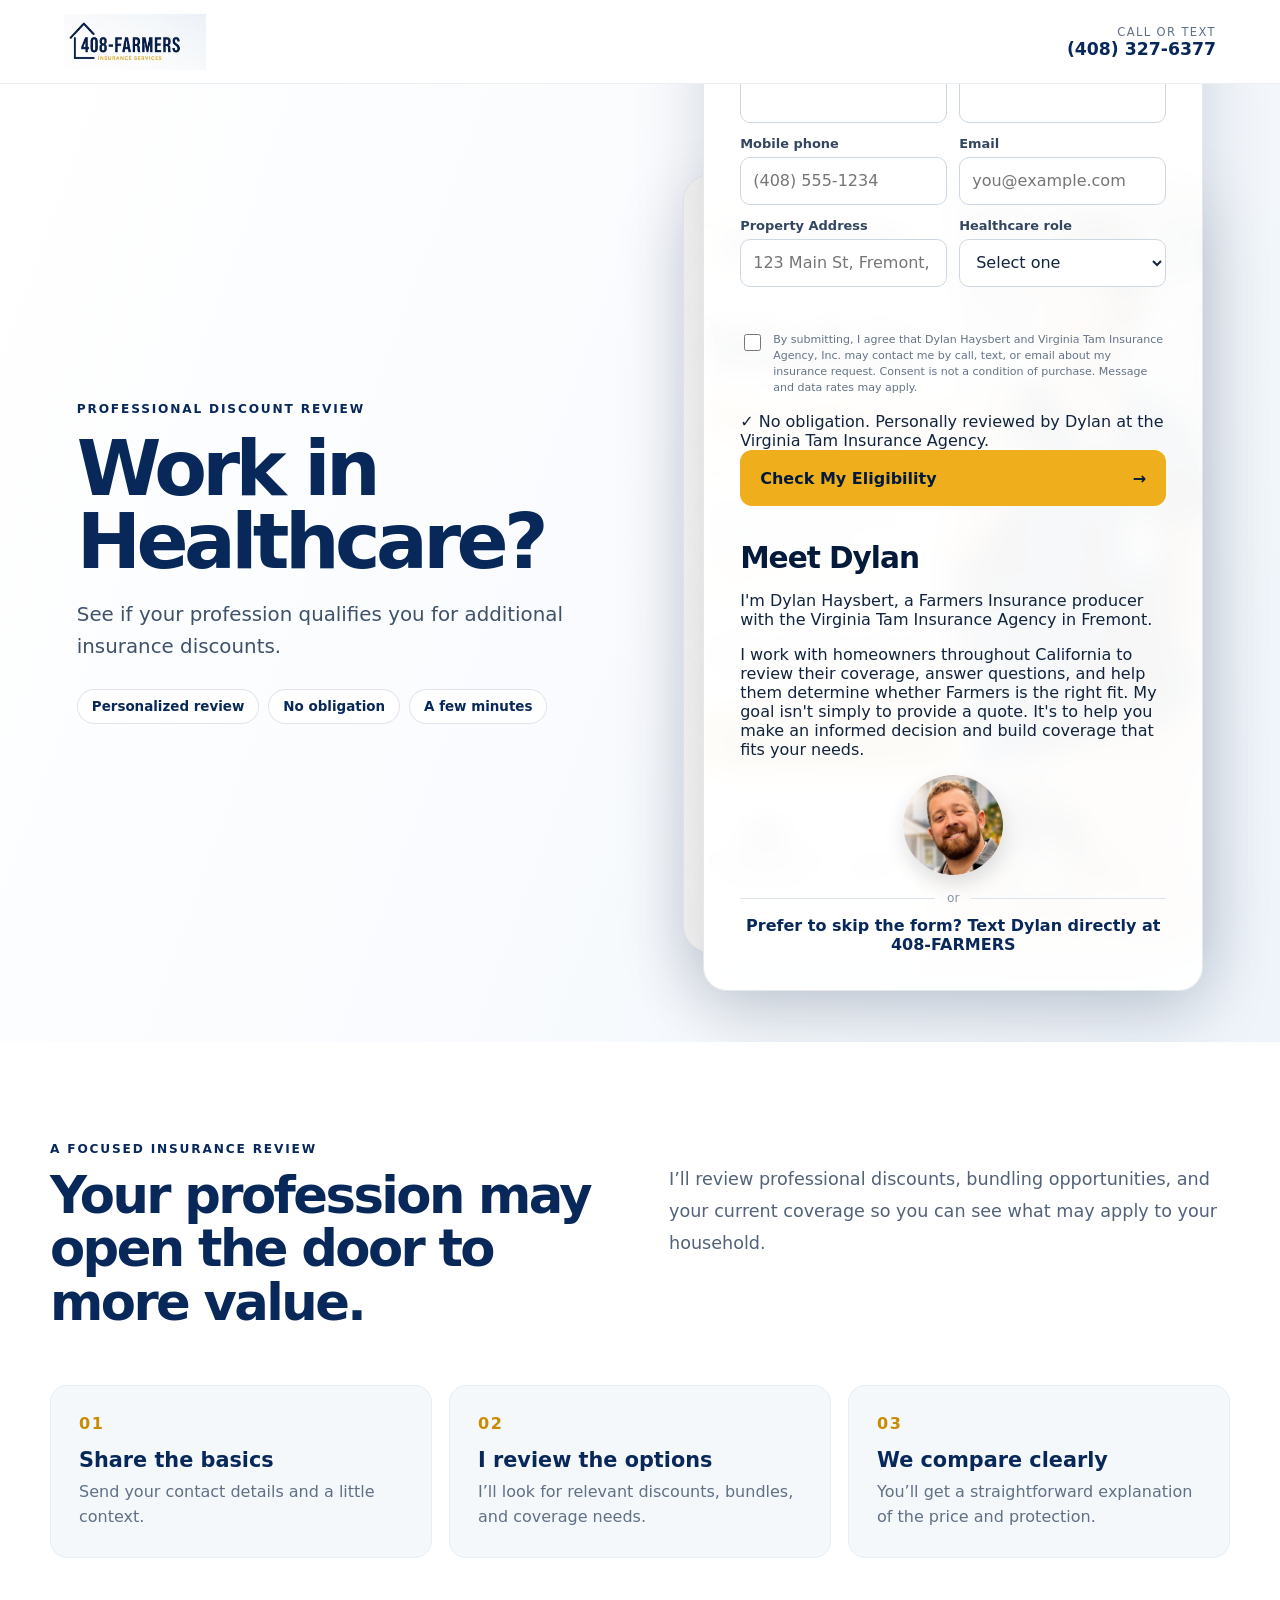
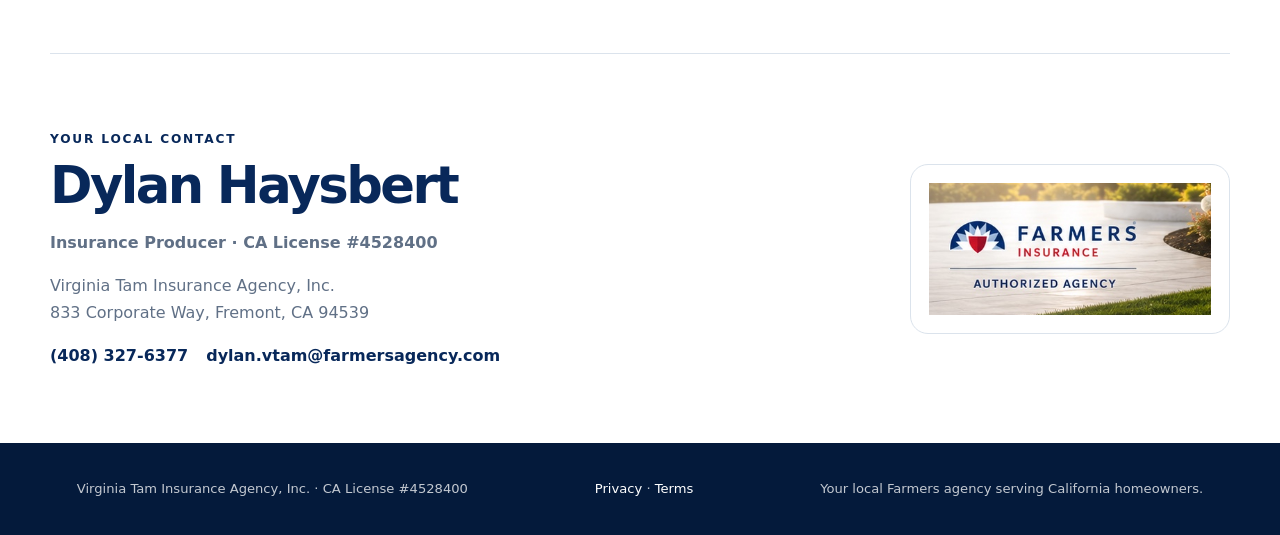
<file: healthcare/index.html>
<!DOCTYPE html>

<html lang="en"><head><meta charset="utf-8"/><meta content="width=device-width,initial-scale=1" name="viewport"/><meta name="408farmers-handoff-build" content="408-HO-1F"/><title>Healthcare Professional Discount Review | 408-FARMERS</title><meta content="See if your profession qualifies you for additional insurance discounts." name="description"/><meta content="Work in Healthcare?" property="og:title"/><meta content="See if your profession qualifies you for additional insurance discounts." property="og:description"/><meta content="website" property="og:type"/><meta content="../shared/assets/healthcare.png" property="og:image"/><link href="../shared/styles.css" rel="stylesheet"/></head>
<body><header class="site-header"><a aria-label="408-FARMERS" class="brand" href="/healthcare"><img alt="408-FARMERS Insurance Services" src="../shared/assets/408-farmers-logo.png"/></a><a class="header-contact" href="tel:+14083276377"><span>Call or text</span><strong>(408) 327-6377</strong></a></header>
<main><section class="hero"><div class="hero-copy"><div class="eyebrow">Professional discount review</div><h1>Work in Healthcare?</h1><p class="subhead">See if your profession qualifies you for additional insurance discounts.</p><div class="trust-row"><span>Personalized review</span><span>No obligation</span><span>A few minutes</span></div></div><div class="visual-card"><img alt="Work in Healthcare?" src="../shared/assets/healthcare.png"/></div>
<aside class="quote-card" id="form"><div class="card-kicker">Check My Eligibility</div><h2>Check your eligibility</h2><p>Tell me a little about your current setup.</p>
<p class="review-intro">The Virginia Tam Insurance Agency helps California homeowners review their coverage and determine whether Farmers is the right fit. Complete the short Coverage Review below, and Dylan will personally prepare your options.</p>
<form data-cf-assessment="home" data-cf-entry="healthcare_eligibility_form" data-cf-extra-launch-surface="occupation_healthcare" data-coveragefit-after-submit="true" data-success="thank-you.html" id="leadForm" method="POST" novalidate="" data-sender-build="408-HO-1F" data-handoff-contract="coveragefit-handoff-v1"><input name="source" type="hidden" value="408farmers.com/healthcare"/><input name="campaign" type="hidden" value="Work in Healthcare"/><input name="landing_page" type="hidden"/><input name="submitted_at" type="hidden"/><input name="utm_source" type="hidden"/><input name="utm_medium" type="hidden"/><input name="utm_campaign" type="hidden"/><input name="utm_content" type="hidden"/><input name="utm_term" type="hidden"/>
<div class="field-grid"><label><span>First name</span><input autocomplete="given-name" name="first_name" required="" type="text"/></label><label><span>Last name</span><input autocomplete="family-name" name="last_name" required="" type="text"/></label></div>
<div class="field-grid"><label><span>Mobile phone</span><input autocomplete="tel" inputmode="tel" name="phone" placeholder="(408) 555-1234" required="" type="tel"/></label><label><span>Email</span><input autocomplete="email" name="email" placeholder="you@example.com" required="" type="email"/></label></div>
<div class="field-grid"><label><span>Property Address</span><input autocomplete="street-address" maxlength="150" name="property_address" placeholder="123 Main St, Fremont, CA" required="" type="text"/></label><label><span>Healthcare role</span><select name="segment" required=""><option value="">Select one</option><option>Nurse or RN</option><option>Physician or provider</option><option>Therapist or clinician</option><option>Medical or dental staff</option><option>Hospital or healthcare support</option><option>Other healthcare role</option></select></label></div>
<div class="field-grid"><label><span></span></label><label><span></span></label></div>
<label><span></span></label>
<label class="consent"><input name="consent" required="" type="checkbox"/><span>By submitting, I agree that Dylan Haysbert and Virginia Tam Insurance Agency, Inc. may contact me by call, text, or email about my insurance request. Consent is not a condition of purchase. Message and data rates may apply.</span></label>
<div class="cta-reassurance">✓ No obligation. Personally reviewed by Dylan at the Virginia Tam Insurance Agency.</div>
<button class="primary-button" type="submit"><span>Check My Eligibility</span><span aria-hidden="true">→</span></button><div aria-live="polite" class="form-status" id="formStatus" role="status"></div></form>
<section class="meet-dylan">
<h2>Meet Dylan</h2>
<p>I'm Dylan Haysbert, a Farmers Insurance producer with the Virginia Tam Insurance Agency in Fremont.</p>
<p>I work with homeowners throughout California to review their coverage, answer questions, and help them determine whether Farmers is the right fit. My goal isn't simply to provide a quote. It's to help you make an informed decision and build coverage that fits your needs.</p>
<img alt="Dylan Haysbert" src="../shared/images/dylan-headshot.png" style="width:100px;height:100px;border-radius:50%;object-fit:cover;display:block;margin:0 auto 16px;box-shadow:0 8px 20px rgba(0,0,0,.12);"/>
</section>
<div class="or-divider"><span>or</span></div><a class="text-link" href="sms:+14083276377?&amp;body=Hi%20Dylan%2C%20I%20work%20in%20healthcare%20and%20want%20to%20check%20my%20eligibility.">Prefer to skip the form? <strong>Text Dylan directly at 408-FARMERS</strong></a></aside></section>
<section class="content-section"><div><div class="section-kicker">A focused insurance review</div><h2>Your profession may open the door to more value.</h2></div><div><p>I’ll review professional discounts, bundling opportunities, and your current coverage so you can see what may apply to your household.</p></div></section>
<section class="steps"><article><span>01</span><h3>Share the basics</h3><p>Send your contact details and a little context.</p></article><article><span>02</span><h3>I review the options</h3><p>I’ll look for relevant discounts, bundles, and coverage needs.</p></article><article><span>03</span><h3>We compare clearly</h3><p>You’ll get a straightforward explanation of the price and protection.</p></article></section>
<section class="agent-section"><div class="agent-copy"><div class="section-kicker">Your local contact</div><h2>Dylan Haysbert</h2><p class="agent-title">Insurance Producer · CA License #4528400</p><p>Virginia Tam Insurance Agency, Inc.<br/>833 Corporate Way, Fremont, CA 94539</p><div class="agent-links"><a href="tel:+14083276377">(408) 327-6377</a><a href="mailto:dylan.vtam@farmersagency.com">dylan.vtam@farmersagency.com</a></div></div><div class="carrier-mark"><img alt="Farmers Insurance Authorized Agency" src="../shared/assets/farmers-authorized-agency.png"/></div></section></main>
<footer><p>Virginia Tam Insurance Agency, Inc. · CA License #4528400</p><p><a href="../privacy.html">Privacy</a> · <a href="../terms.html">Terms</a></p><p>Your local Farmers agency serving California homeowners.</p></footer><script src="../shared/config.js"></script>
<script src="../shared/coveragefit-launch.js"></script><script src="../shared/prospect-profile.js"></script><script src="../shared/script.js"></script><script>if('scrollRestoration' in history){history.scrollRestoration='manual';}window.addEventListener('pageshow',function(){window.scrollTo(0,0);});</script></body></html>
</file>
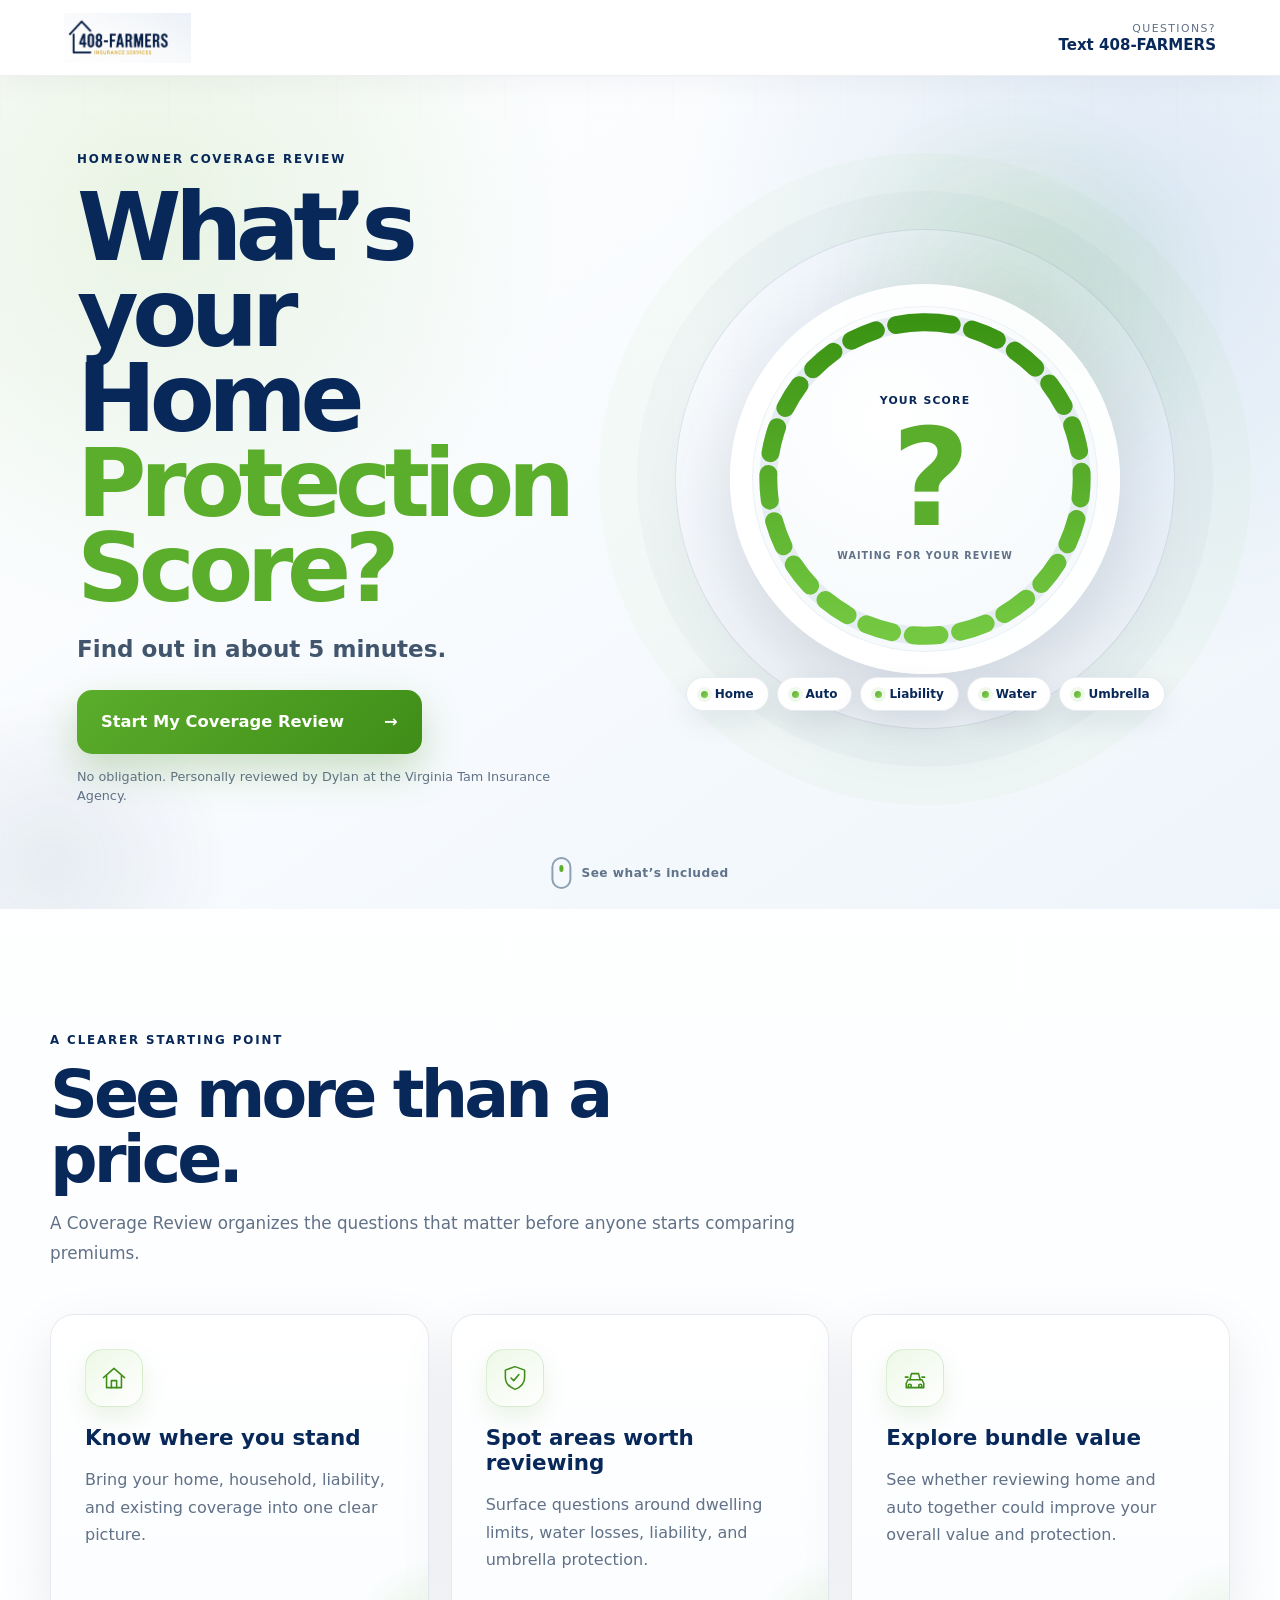
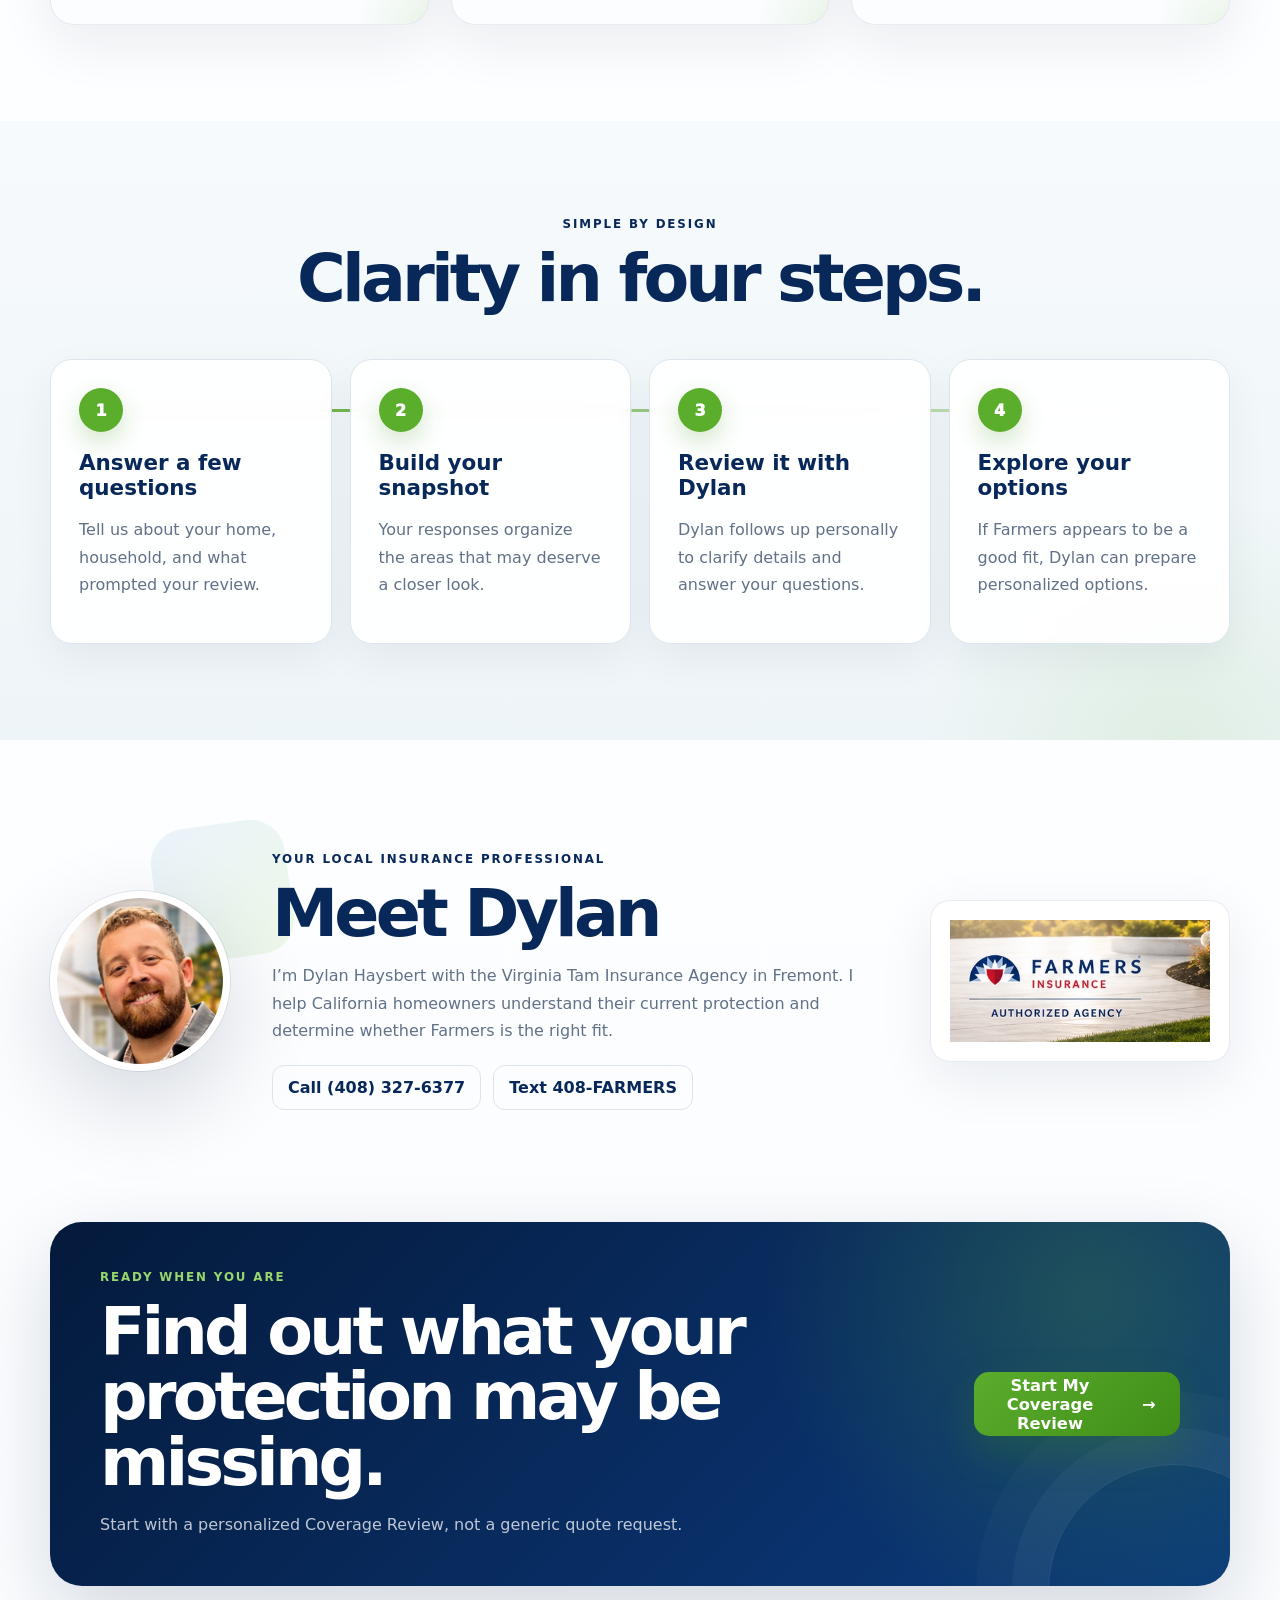
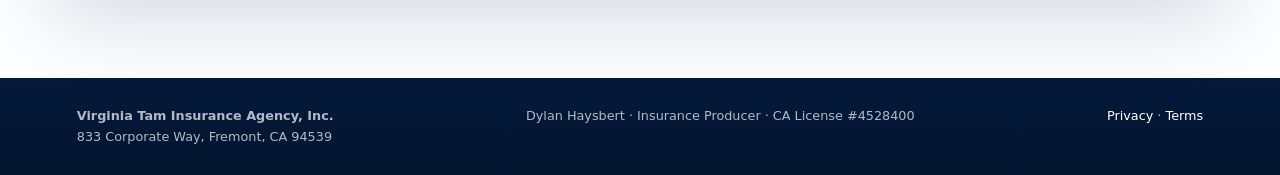
<file: score/index.html>
<!doctype html>
<html lang="en">
<head>
  <meta charset="utf-8">
  <meta name="viewport" content="width=device-width,initial-scale=1,viewport-fit=cover">
  <title>What’s Your Home Protection Score? | 408-FARMERS</title>
  <meta name="description" content="See what areas of your home, liability, water, and bundle protection may be worth reviewing. Start your personalized Coverage Review with Dylan.">
  <meta property="og:title" content="What’s Your Home Protection Score?">
  <meta property="og:description" content="Find out in about five minutes with a personalized Home Coverage Review.">
  <meta property="og:type" content="website">
  <meta property="og:image" content="../shared/assets/home.jpg">
  <meta name="theme-color" content="#061d43">
  <link rel="stylesheet" href="../shared/score.css">
  <link rel="stylesheet" href="../shared/motion.css">
  <link rel="stylesheet" href="../shared/visual-polish.css">
</head>
<body>
  <div class="cf-scroll-progress" aria-hidden="true"><span></span></div>
  <header class="score-header">
    <a class="score-brand" href="/" aria-label="408-FARMERS home">
      <img src="../shared/assets/408-farmers-logo.png" alt="408-FARMERS">
    </a>
    <a class="score-contact" href="sms:+14083276377?&body=Hi%20Dylan%2C%20I%20would%20like%20to%20start%20a%20Home%20Coverage%20Review.">
      <span>Questions?</span><strong>Text 408-FARMERS</strong>
    </a>
  </header>

  <main>
    <section class="score-hero" aria-labelledby="score-title">
      <div class="hero-glow hero-glow-one"></div>
      <div class="hero-glow hero-glow-two"></div>
      <div class="score-copy reveal is-visible" data-parallax="copy">
        <div class="score-eyebrow cf-eyebrow">Homeowner Coverage Review</div>
        <h1 id="score-title">What’s your Home <span>Protection Score?</span></h1>
        <p class="score-subtitle">Find out in about 5 minutes.</p>
        <button class="score-primary cf-btn cf-btn--primary cf-btn--wide js-start-review" type="button">
          <span>Start My Coverage Review</span><span aria-hidden="true">→</span>
        </button>
        <p class="score-reassurance">No obligation. Personally reviewed by Dylan at the Virginia Tam Insurance Agency.</p>
      </div>

      <div class="score-visual reveal is-visible" data-parallax="visual" aria-label="Home Protection Score preview">
        <div class="score-orbit" aria-hidden="true"></div>
        <div class="score-gauge" data-state="unknown">
          <svg viewBox="0 0 260 260" role="img" aria-label="Your Home Protection Score is waiting to be calculated">
            <defs>
              <linearGradient id="scoreGradient" x1="0" x2="1">
                <stop offset="0%" stop-color="#75c942"></stop>
                <stop offset="100%" stop-color="#3b9313"></stop>
              </linearGradient>
            </defs>
            <circle class="gauge-track" cx="130" cy="130" r="105"></circle>
            <circle class="gauge-dash" cx="130" cy="130" r="105"></circle>
          </svg>
          <div class="gauge-value">
            <small>Your score</small>
            <strong>?</strong>
            <em>Waiting for your review</em>
          </div>
        </div>
        <div class="score-chips cf-stagger" aria-label="Coverage areas included in the review">
          <span>Home</span><span>Auto</span><span>Liability</span><span>Water</span><span>Umbrella</span>
        </div>
      </div>

      <a class="scroll-cue" href="#clarity" aria-label="Scroll to learn more"><span></span>See what’s included</a>
    </section>

    <section class="score-benefits" id="clarity" aria-labelledby="benefit-title">
      <div class="score-section-heading reveal">
        <div class="score-eyebrow cf-eyebrow">A clearer starting point</div>
        <h2 id="benefit-title">See more than a price.</h2>
        <p>A Coverage Review organizes the questions that matter before anyone starts comparing premiums.</p>
      </div>
      <div class="score-card-grid cf-grid-3 cf-stagger">
        <article class="cf-card reveal"><div class="score-icon cf-icon-tile"><svg viewBox="0 0 32 32" aria-hidden="true"><path d="M4 15.5 16 5l12 10.5"></path><path d="M7.5 13.5V27h17V13.5"></path><path d="M13 27v-8h6v8"></path></svg></div><h3>Know where you stand</h3><p>Bring your home, household, liability, and existing coverage into one clear picture.</p></article>
        <article class="cf-card reveal"><div class="score-icon cf-icon-tile"><svg viewBox="0 0 32 32" aria-hidden="true"><path d="M16 3 27 7v8c0 7-4.7 11.5-11 14-6.3-2.5-11-7-11-14V7l11-4Z"></path><path d="m11.5 16 3 3 6-7"></path></svg></div><h3>Spot areas worth reviewing</h3><p>Surface questions around dwelling limits, water losses, liability, and umbrella protection.</p></article>
        <article class="cf-card reveal"><div class="score-icon cf-icon-tile"><svg viewBox="0 0 32 32" aria-hidden="true"><path d="M8 18h16l2 4v5H6v-5l2-4Z"></path><path d="m10 18 2-7h8l2 7"></path><circle cx="10" cy="25" r="1.8"></circle><circle cx="22" cy="25" r="1.8"></circle><path d="M5 15h3M24 15h3"></path></svg></div><h3>Explore bundle value</h3><p>See whether reviewing home and auto together could improve your overall value and protection.</p></article>
      </div>
    </section>

    <section class="score-process" aria-labelledby="process-title">
      <div class="score-section-heading centered reveal">
        <div class="score-eyebrow cf-eyebrow">Simple by design</div>
        <h2 id="process-title">Clarity in four steps.</h2>
      </div>
      <div class="process-grid cf-grid-4 cf-stagger cf-timeline" data-timeline>
        <article class="cf-card cf-card--flat reveal"><span>1</span><h3>Answer a few questions</h3><p>Tell us about your home, household, and what prompted your review.</p></article>
        <article class="cf-card cf-card--flat reveal"><span>2</span><h3>Build your snapshot</h3><p>Your responses organize the areas that may deserve a closer look.</p></article>
        <article class="cf-card cf-card--flat reveal"><span>3</span><h3>Review it with Dylan</h3><p>Dylan follows up personally to clarify details and answer your questions.</p></article>
        <article class="cf-card cf-card--flat reveal"><span>4</span><h3>Explore your options</h3><p>If Farmers appears to be a good fit, Dylan can prepare personalized options.</p></article>
      </div>
    </section>

    <section class="score-agent reveal cf-agent-motion">
      <img src="../shared/images/dylan-headshot.png" alt="Dylan Haysbert">
      <div>
        <div class="score-eyebrow cf-eyebrow">Your local insurance professional</div>
        <h2>Meet Dylan</h2>
        <p>I’m Dylan Haysbert with the Virginia Tam Insurance Agency in Fremont. I help California homeowners understand their current protection and determine whether Farmers is the right fit.</p>
        <div class="agent-actions">
          <a class="cf-link-button" href="tel:+14083276377">Call (408) 327-6377</a>
          <a class="cf-link-button" href="sms:+14083276377?&body=Hi%20Dylan%2C%20I%20would%20like%20to%20start%20a%20Home%20Coverage%20Review.">Text 408-FARMERS</a>
        </div>
      </div>
      <div class="agent-carrier"><img src="../shared/assets/farmers-authorized-agency.png" alt="Farmers Insurance Authorized Agency"></div>
    </section>

    <section class="score-final cf-panel-dark reveal cf-cta-activate">
      <div>
        <div class="score-eyebrow cf-eyebrow">Ready when you are</div>
        <h2>Find out what your protection may be missing.</h2>
        <p>Start with a personalized Coverage Review, not a generic quote request.</p>
      </div>
      <button class="score-primary cf-btn cf-btn--primary cf-btn--wide js-start-review" type="button"><span>Start My Coverage Review</span><span aria-hidden="true">→</span></button>
    </section>
  </main>

  <div class="mobile-cta" aria-hidden="true">
    <button class="score-primary cf-btn cf-btn--primary cf-btn--wide js-start-review" type="button"><span>Start My Coverage Review</span><span aria-hidden="true">→</span></button>
  </div>

  <footer class="score-footer">
    <p><strong>Virginia Tam Insurance Agency, Inc.</strong><br>833 Corporate Way, Fremont, CA 94539</p>
    <p>Dylan Haysbert · Insurance Producer · CA License #4528400</p>
    <p><a href="../privacy.html">Privacy</a> · <a href="../terms.html">Terms</a></p>
  </footer>

  <div class="review-transition" id="reviewTransition" aria-hidden="true">
    <div class="transition-card" role="status" aria-live="polite">
      <div class="transition-mark">CF</div>
      <p class="transition-kicker">CoverageFit</p>
      <h2>Preparing your review</h2>
      <ul>
        <li><span>✓</span> Home details</li>
        <li><span>✓</span> Household protection</li>
        <li><span>✓</span> Bundle opportunities</li>
        <li><span>✓</span> Personalized next steps</li>
      </ul>
      <div class="transition-bar"><i></i></div>
    </div>
  </div>

  <noscript><style>.reveal{opacity:1!important;transform:none!important}.mobile-cta{display:none!important}</style></noscript>
  <script src="../shared/motion.js"></script>
  <script src="../shared/config.js"></script>
  <script src="../shared/coveragefit-launch.js"></script>
  <script src="../shared/score.js"></script>
</body>
</html>
</file>
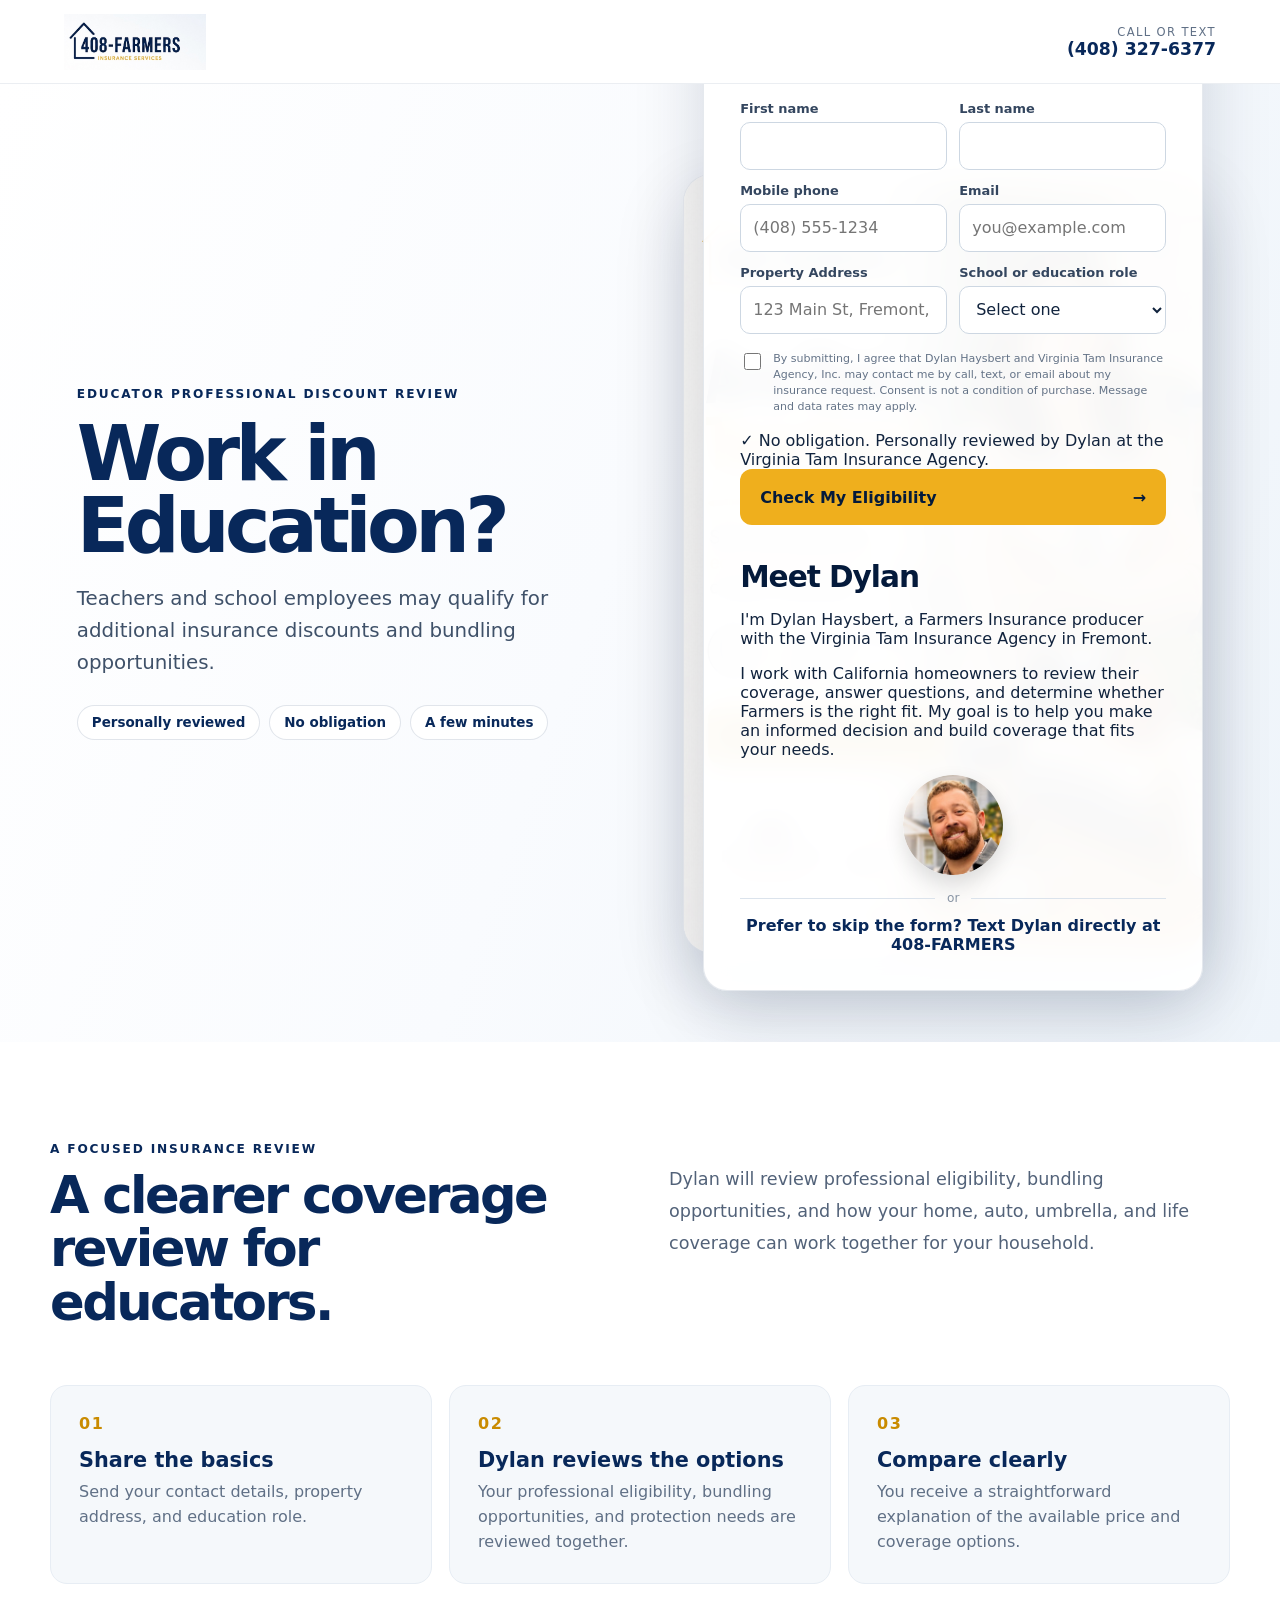
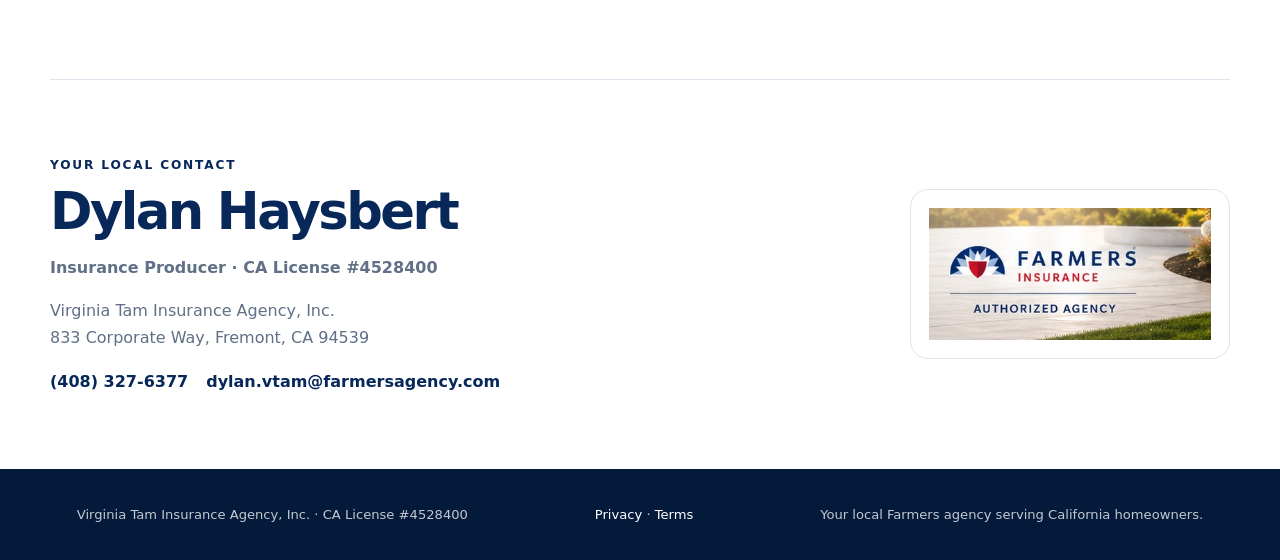
<file: teachers/index.html>
<!DOCTYPE html>
<html lang="en">
<head>
  <meta charset="utf-8"/>
  <meta content="width=device-width,initial-scale=1" name="viewport"/><meta name="408farmers-handoff-build" content="408-HO-1F"/>
  <title>Teacher &amp; School Employee Discount Review | 408-FARMERS</title>
  <meta content="Teachers and school employees may qualify for additional insurance discounts and bundling opportunities." name="description"/>
  <meta content="Work in Education?" property="og:title"/>
  <meta content="Teachers and school employees may qualify for additional insurance discounts and bundling opportunities." property="og:description"/>
  <meta content="website" property="og:type"/>
  <meta content="../shared/assets/teachers.png" property="og:image"/>
  <link href="../shared/styles.css" rel="stylesheet"/>
</head>
<body>
  <header class="site-header">
    <a aria-label="408-FARMERS" class="brand" href="/teachers">
      <img alt="408-FARMERS Insurance Services" src="../shared/assets/408-farmers-logo.png"/>
    </a>
    <a class="header-contact" href="tel:+14083276377">
      <span>Call or text</span>
      <strong>(408) 327-6377</strong>
    </a>
  </header>

  <main>
    <section class="hero">
      <div class="hero-copy">
        <div class="eyebrow">Educator professional discount review</div>
        <h1>Work in Education?</h1>
        <p class="subhead">Teachers and school employees may qualify for additional insurance discounts and bundling opportunities.</p>
        <div class="trust-row">
          <span>Personally reviewed</span>
          <span>No obligation</span>
          <span>A few minutes</span>
        </div>
      </div>

      <div class="visual-card">
        <img alt="Teacher helping students in a classroom" src="../shared/assets/teachers.png"/>
      </div>

      <aside class="quote-card" id="form">
        <div class="card-kicker">Check My Eligibility</div>
        <h2>Check your educator eligibility</h2>
        <p>Share a few details and Dylan will personally review the available options.</p>
        <p class="review-intro">The Virginia Tam Insurance Agency helps California educators review their coverage and determine whether Farmers is the right fit. Complete the short Coverage Review below, and Dylan will personally prepare your options.</p>

        <form data-cf-assessment="home" data-cf-entry="teachers_eligibility_form" data-cf-extra-launch-surface="occupation_education" data-coveragefit-after-submit="true" data-success="thank-you.html" id="leadForm" method="POST" novalidate="" data-sender-build="408-HO-1F" data-handoff-contract="coveragefit-handoff-v1">
          <input name="source" type="hidden" value="408farmers.com/teachers"/>
          <input name="campaign" type="hidden" value="Teachers and School Employees"/>
          <input name="landing_page" type="hidden"/>
          <input name="submitted_at" type="hidden"/>
          <input name="utm_source" type="hidden"/>
          <input name="utm_medium" type="hidden"/>
          <input name="utm_campaign" type="hidden"/>
          <input name="utm_content" type="hidden"/>
          <input name="utm_term" type="hidden"/>

          <div class="field-grid">
            <label>
              <span>First name</span>
              <input autocomplete="given-name" name="first_name" required="" type="text"/>
            </label>
            <label>
              <span>Last name</span>
              <input autocomplete="family-name" name="last_name" required="" type="text"/>
            </label>
          </div>

          <div class="field-grid">
            <label>
              <span>Mobile phone</span>
              <input autocomplete="tel" inputmode="tel" name="phone" placeholder="(408) 555-1234" required="" type="tel"/>
            </label>
            <label>
              <span>Email</span>
              <input autocomplete="email" name="email" placeholder="you@example.com" required="" type="email"/>
            </label>
          </div>

          <div class="field-grid">
            <label>
              <span>Property Address</span>
              <input autocomplete="street-address" maxlength="150" name="property_address" placeholder="123 Main St, Fremont, CA" required="" type="text"/>
            </label>
            <label>
              <span>School or education role</span>
              <select name="segment" required="">
                <option value="">Select one</option>
                <option>Teacher or instructor</option>
                <option>School administrator</option>
                <option>Counselor or student services</option>
                <option>School office or support staff</option>
                <option>Librarian or media specialist</option>
                <option>College or university employee</option>
                <option>Other education role</option>
              </select>
            </label>
          </div>

          <label class="consent">
            <input name="consent" required="" type="checkbox"/>
            <span>By submitting, I agree that Dylan Haysbert and Virginia Tam Insurance Agency, Inc. may contact me by call, text, or email about my insurance request. Consent is not a condition of purchase. Message and data rates may apply.</span>
          </label>

          <div class="cta-reassurance">✓ No obligation. Personally reviewed by Dylan at the Virginia Tam Insurance Agency.</div>
          <button class="primary-button" type="submit">
            <span>Check My Eligibility</span>
            <span aria-hidden="true">→</span>
          </button>
          <div aria-live="polite" class="form-status" id="formStatus" role="status"></div>
        </form>

        <section class="meet-dylan">
          <h2>Meet Dylan</h2>
          <p>I'm Dylan Haysbert, a Farmers Insurance producer with the Virginia Tam Insurance Agency in Fremont.</p>
          <p>I work with California homeowners to review their coverage, answer questions, and determine whether Farmers is the right fit. My goal is to help you make an informed decision and build coverage that fits your needs.</p>
          <img alt="Dylan Haysbert" src="../shared/images/dylan-headshot.png" style="width:100px;height:100px;border-radius:50%;object-fit:cover;display:block;margin:0 auto 16px;box-shadow:0 8px 20px rgba(0,0,0,.12);"/>
        </section>

        <div class="or-divider"><span>or</span></div>
        <a class="text-link" href="sms:+14083276377?&amp;body=Hi%20Dylan%2C%20I%20work%20in%20education%20and%20want%20to%20check%20my%20eligibility.">Prefer to skip the form? <strong>Text Dylan directly at 408-FARMERS</strong></a>
      </aside>
    </section>

    <section class="content-section">
      <div>
        <div class="section-kicker">A focused insurance review</div>
        <h2>A clearer coverage review for educators.</h2>
      </div>
      <div>
        <p>Dylan will review professional eligibility, bundling opportunities, and how your home, auto, umbrella, and life coverage can work together for your household.</p>
      </div>
    </section>

    <section class="steps">
      <article>
        <span>01</span>
        <h3>Share the basics</h3>
        <p>Send your contact details, property address, and education role.</p>
      </article>
      <article>
        <span>02</span>
        <h3>Dylan reviews the options</h3>
        <p>Your professional eligibility, bundling opportunities, and protection needs are reviewed together.</p>
      </article>
      <article>
        <span>03</span>
        <h3>Compare clearly</h3>
        <p>You receive a straightforward explanation of the available price and coverage options.</p>
      </article>
    </section>

    <section class="agent-section">
      <div class="agent-copy">
        <div class="section-kicker">Your local contact</div>
        <h2>Dylan Haysbert</h2>
        <p class="agent-title">Insurance Producer · CA License #4528400</p>
        <p>Virginia Tam Insurance Agency, Inc.<br/>833 Corporate Way, Fremont, CA 94539</p>
        <div class="agent-links">
          <a href="tel:+14083276377">(408) 327-6377</a>
          <a href="mailto:dylan.vtam@farmersagency.com">dylan.vtam@farmersagency.com</a>
        </div>
      </div>
      <div class="carrier-mark">
        <img alt="Farmers Insurance Authorized Agency" src="../shared/assets/farmers-authorized-agency.png"/>
      </div>
    </section>
  </main>

  <footer>
    <p>Virginia Tam Insurance Agency, Inc. · CA License #4528400</p>
    <p><a href="../privacy.html">Privacy</a> · <a href="../terms.html">Terms</a></p>
    <p>Your local Farmers agency serving California homeowners.</p>
  </footer>

  <script src="../shared/config.js"></script>
  <script src="../shared/coveragefit-launch.js"></script>
  <script src="../shared/prospect-profile.js"></script>
  <script src="../shared/script.js"></script>
  <script>
    if ('scrollRestoration' in history) history.scrollRestoration = 'manual';
    window.addEventListener('pageshow', function () { window.scrollTo(0, 0); });
  </script>
</body>
</html>
</file>
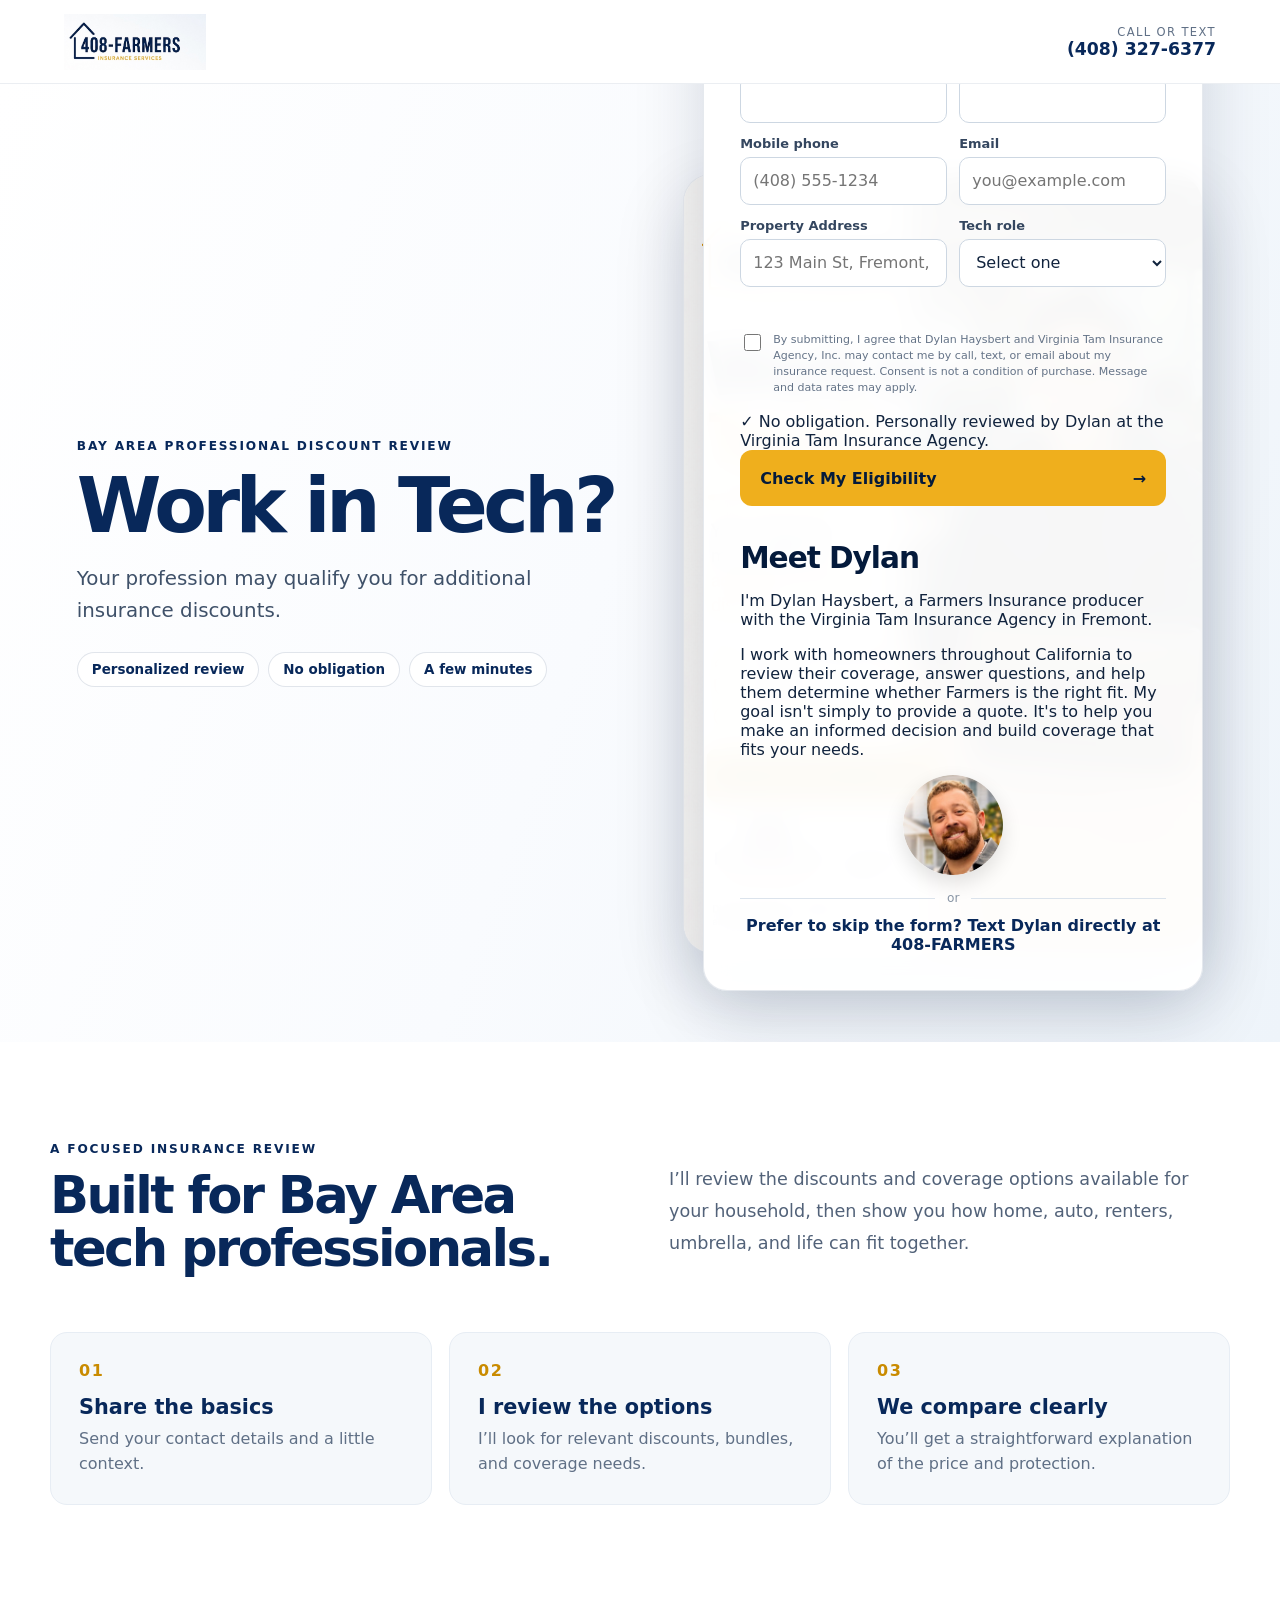
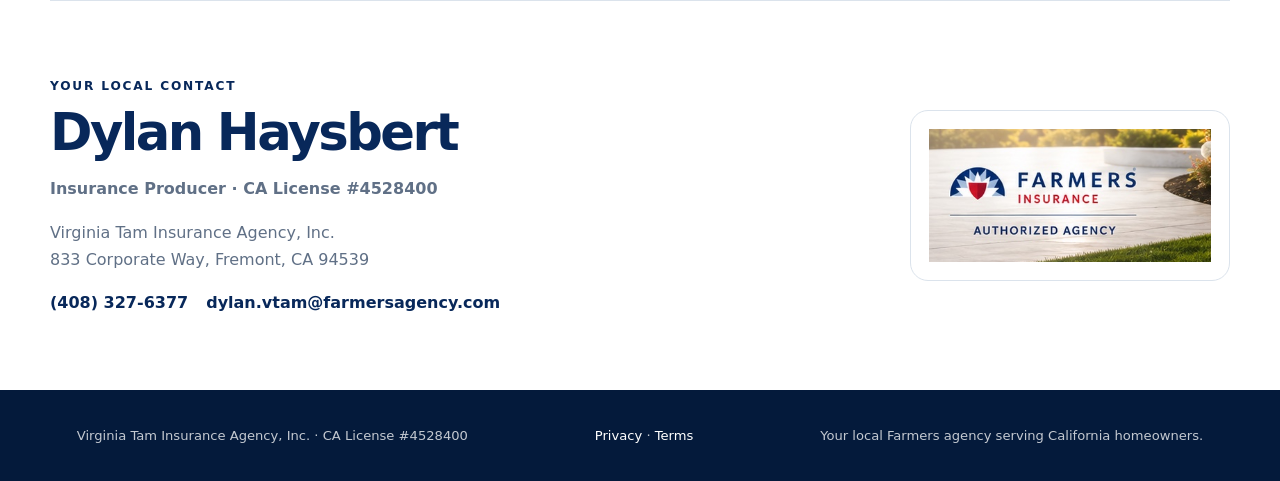
<file: tech/index.html>
<!DOCTYPE html>

<html lang="en"><head><meta charset="utf-8"/><meta content="width=device-width,initial-scale=1" name="viewport"/><meta name="408farmers-handoff-build" content="408-HO-1F"/><title>Tech Professional Discount Review | 408-FARMERS</title><meta content="Your profession may qualify you for additional insurance discounts." name="description"/><meta content="Work in Tech?" property="og:title"/><meta content="Your profession may qualify you for additional insurance discounts." property="og:description"/><meta content="website" property="og:type"/><meta content="../shared/assets/tech.png" property="og:image"/><link href="../shared/styles.css" rel="stylesheet"/></head>
<body><header class="site-header"><a aria-label="408-FARMERS" class="brand" href="/tech"><img alt="408-FARMERS Insurance Services" src="../shared/assets/408-farmers-logo.png"/></a><a class="header-contact" href="tel:+14083276377"><span>Call or text</span><strong>(408) 327-6377</strong></a></header>
<main><section class="hero"><div class="hero-copy"><div class="eyebrow">Bay Area professional discount review</div><h1>Work in Tech?</h1><p class="subhead">Your profession may qualify you for additional insurance discounts.</p><div class="trust-row"><span>Personalized review</span><span>No obligation</span><span>A few minutes</span></div></div><div class="visual-card"><img alt="Work in Tech?" src="../shared/assets/tech.png"/></div>
<aside class="quote-card" id="form"><div class="card-kicker">Check My Eligibility</div><h2>Check your tech eligibility</h2><p>A quick review can uncover discounts and bundling opportunities.</p>
<p class="review-intro">The Virginia Tam Insurance Agency helps California homeowners review their coverage and determine whether Farmers is the right fit. Complete the short Coverage Review below, and Dylan will personally prepare your options.</p>
<form data-cf-assessment="home" data-cf-entry="tech_eligibility_form" data-cf-extra-launch-surface="occupation_tech" data-coveragefit-after-submit="true" data-success="thank-you.html" id="leadForm" method="POST" novalidate="" data-sender-build="408-HO-1F" data-handoff-contract="coveragefit-handoff-v1"><input name="source" type="hidden" value="408farmers.com/tech"/><input name="campaign" type="hidden" value="Work in Tech"/><input name="landing_page" type="hidden"/><input name="submitted_at" type="hidden"/><input name="utm_source" type="hidden"/><input name="utm_medium" type="hidden"/><input name="utm_campaign" type="hidden"/><input name="utm_content" type="hidden"/><input name="utm_term" type="hidden"/>
<div class="field-grid"><label><span>First name</span><input autocomplete="given-name" name="first_name" required="" type="text"/></label><label><span>Last name</span><input autocomplete="family-name" name="last_name" required="" type="text"/></label></div>
<div class="field-grid"><label><span>Mobile phone</span><input autocomplete="tel" inputmode="tel" name="phone" placeholder="(408) 555-1234" required="" type="tel"/></label><label><span>Email</span><input autocomplete="email" name="email" placeholder="you@example.com" required="" type="email"/></label></div>
<div class="field-grid"><label><span>Property Address</span><input autocomplete="street-address" maxlength="150" name="property_address" placeholder="123 Main St, Fremont, CA" required="" type="text"/></label><label><span>Tech role</span><select name="segment" required=""><option value="">Select one</option><option>Software or engineering</option><option>Product or program management</option><option>IT or cybersecurity</option><option>Data or analytics</option><option>Design or UX</option><option>Tech operations or support</option><option>Other tech role</option></select></label></div>
<div class="field-grid"><label><span></span></label><label><span></span></label></div>
<label><span></span></label>
<label class="consent"><input name="consent" required="" type="checkbox"/><span>By submitting, I agree that Dylan Haysbert and Virginia Tam Insurance Agency, Inc. may contact me by call, text, or email about my insurance request. Consent is not a condition of purchase. Message and data rates may apply.</span></label>
<div class="cta-reassurance">✓ No obligation. Personally reviewed by Dylan at the Virginia Tam Insurance Agency.</div>
<button class="primary-button" type="submit"><span>Check My Eligibility</span><span aria-hidden="true">→</span></button><div aria-live="polite" class="form-status" id="formStatus" role="status"></div></form>
<section class="meet-dylan">
<h2>Meet Dylan</h2>
<p>I'm Dylan Haysbert, a Farmers Insurance producer with the Virginia Tam Insurance Agency in Fremont.</p>
<p>I work with homeowners throughout California to review their coverage, answer questions, and help them determine whether Farmers is the right fit. My goal isn't simply to provide a quote. It's to help you make an informed decision and build coverage that fits your needs.</p>
<img alt="Dylan Haysbert" src="../shared/images/dylan-headshot.png" style="width:100px;height:100px;border-radius:50%;object-fit:cover;display:block;margin:0 auto 16px;box-shadow:0 8px 20px rgba(0,0,0,.12);"/>
</section>
<div class="or-divider"><span>or</span></div><a class="text-link" href="sms:+14083276377?&amp;body=Hi%20Dylan%2C%20I%20work%20in%20tech%20and%20want%20to%20check%20my%20eligibility.">Prefer to skip the form? <strong>Text Dylan directly at 408-FARMERS</strong></a></aside></section>
<section class="content-section"><div><div class="section-kicker">A focused insurance review</div><h2>Built for Bay Area tech professionals.</h2></div><div><p>I’ll review the discounts and coverage options available for your household, then show you how home, auto, renters, umbrella, and life can fit together.</p></div></section>
<section class="steps"><article><span>01</span><h3>Share the basics</h3><p>Send your contact details and a little context.</p></article><article><span>02</span><h3>I review the options</h3><p>I’ll look for relevant discounts, bundles, and coverage needs.</p></article><article><span>03</span><h3>We compare clearly</h3><p>You’ll get a straightforward explanation of the price and protection.</p></article></section>
<section class="agent-section"><div class="agent-copy"><div class="section-kicker">Your local contact</div><h2>Dylan Haysbert</h2><p class="agent-title">Insurance Producer · CA License #4528400</p><p>Virginia Tam Insurance Agency, Inc.<br/>833 Corporate Way, Fremont, CA 94539</p><div class="agent-links"><a href="tel:+14083276377">(408) 327-6377</a><a href="mailto:dylan.vtam@farmersagency.com">dylan.vtam@farmersagency.com</a></div></div><div class="carrier-mark"><img alt="Farmers Insurance Authorized Agency" src="../shared/assets/farmers-authorized-agency.png"/></div></section></main>
<footer><p>Virginia Tam Insurance Agency, Inc. · CA License #4528400</p><p><a href="../privacy.html">Privacy</a> · <a href="../terms.html">Terms</a></p><p>Your local Farmers agency serving California homeowners.</p></footer><script src="../shared/config.js"></script>
<script src="../shared/coveragefit-launch.js"></script><script src="../shared/prospect-profile.js"></script><script src="../shared/script.js"></script><script>if('scrollRestoration' in history){history.scrollRestoration='manual';}window.addEventListener('pageshow',function(){window.scrollTo(0,0);});</script></body></html>
</file>
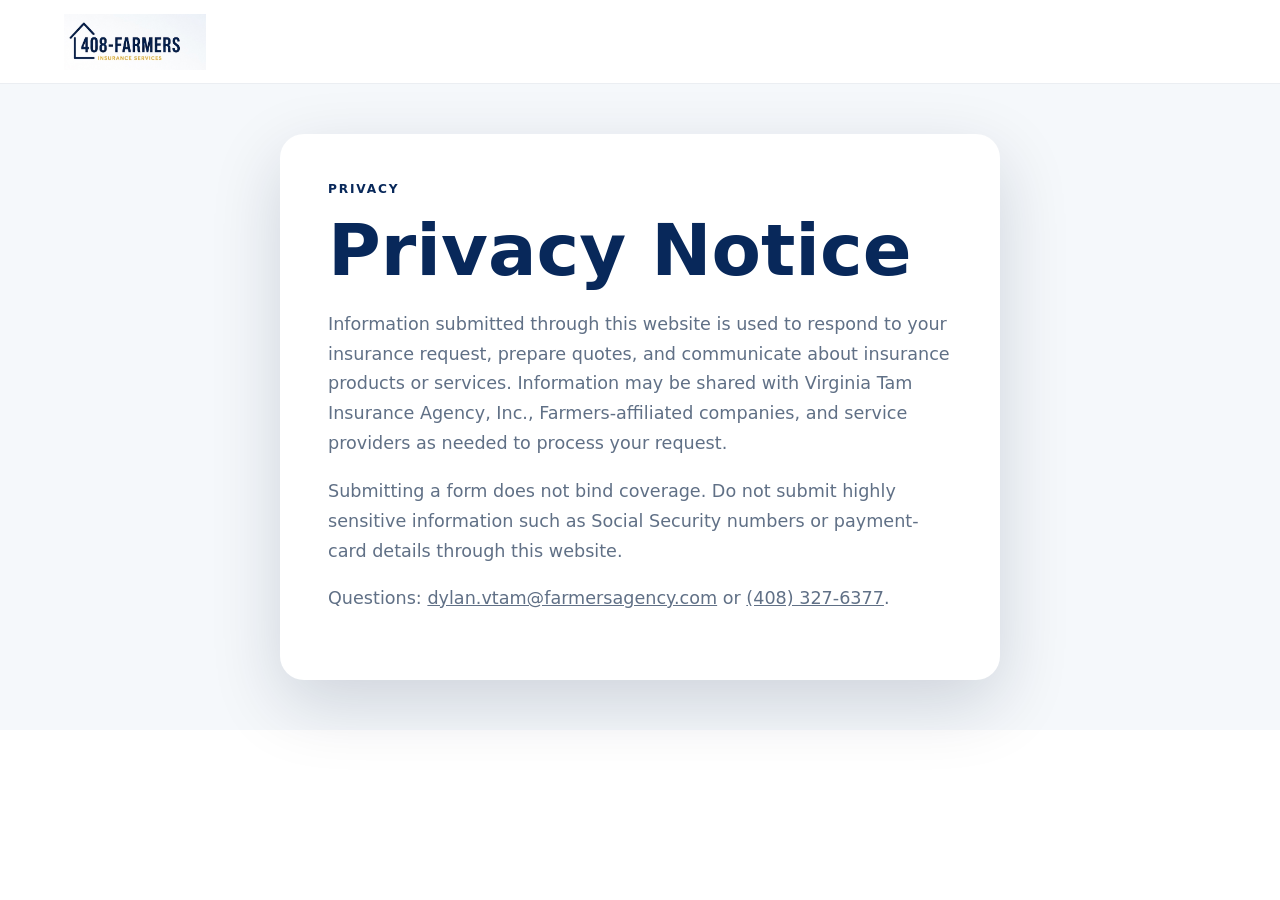
<file: privacy.html>
<!doctype html><html lang="en"><head><meta charset="utf-8"><meta name="viewport" content="width=device-width,initial-scale=1"><title>Privacy | 408-FARMERS</title><link rel="stylesheet" href="shared/styles.css"></head><body><header class="site-header"><a class="brand" href="/home"><img src="shared/assets/408-farmers-logo.png" alt="408-FARMERS"></a></header><main class="thanks"><article class="thanks-card" style="text-align:left"><div class="section-kicker">Privacy</div><h1>Privacy Notice</h1><p>Information submitted through this website is used to respond to your insurance request, prepare quotes, and communicate about insurance products or services. Information may be shared with Virginia Tam Insurance Agency, Inc., Farmers-affiliated companies, and service providers as needed to process your request.</p><p>Submitting a form does not bind coverage. Do not submit highly sensitive information such as Social Security numbers or payment-card details through this website.</p><p>Questions: <a href="mailto:dylan.vtam@farmersagency.com">dylan.vtam@farmersagency.com</a> or <a href="tel:+14083276377">(408) 327-6377</a>.</p></article></main><script>if('scrollRestoration' in history){history.scrollRestoration='manual';}window.addEventListener('pageshow',function(){window.scrollTo(0,0);});</script></body></html>
</file>
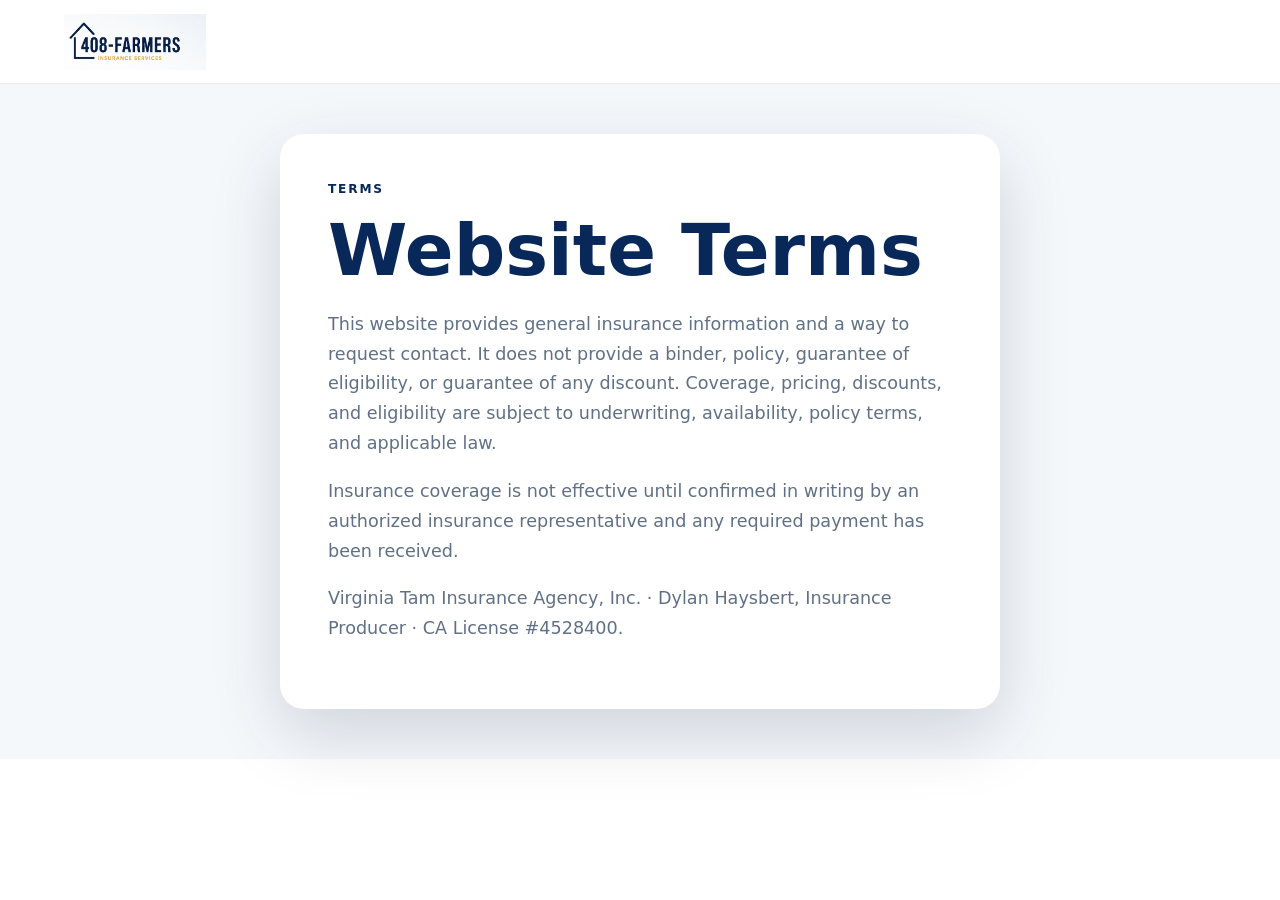
<file: terms.html>
<!doctype html><html lang="en"><head><meta charset="utf-8"><meta name="viewport" content="width=device-width,initial-scale=1"><title>Terms | 408-FARMERS</title><link rel="stylesheet" href="shared/styles.css"></head><body><header class="site-header"><a class="brand" href="/home"><img src="shared/assets/408-farmers-logo.png" alt="408-FARMERS"></a></header><main class="thanks"><article class="thanks-card" style="text-align:left"><div class="section-kicker">Terms</div><h1>Website Terms</h1><p>This website provides general insurance information and a way to request contact. It does not provide a binder, policy, guarantee of eligibility, or guarantee of any discount. Coverage, pricing, discounts, and eligibility are subject to underwriting, availability, policy terms, and applicable law.</p><p>Insurance coverage is not effective until confirmed in writing by an authorized insurance representative and any required payment has been received.</p><p>Virginia Tam Insurance Agency, Inc. · Dylan Haysbert, Insurance Producer · CA License #4528400.</p></article></main><script>if('scrollRestoration' in history){history.scrollRestoration='manual';}window.addEventListener('pageshow',function(){window.scrollTo(0,0);});</script></body></html>
</file>
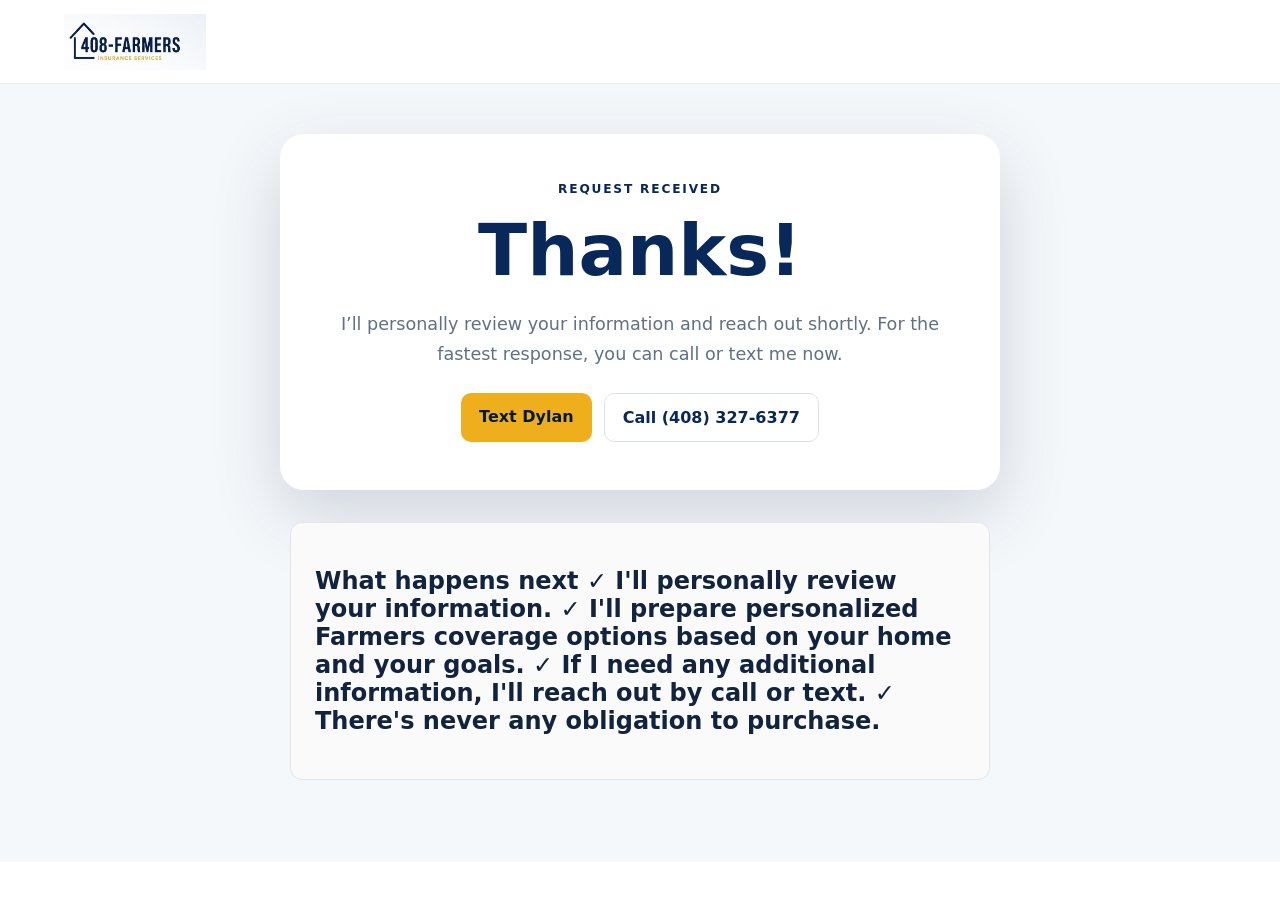
<file: auto-bundle/thank-you.html>
<!doctype html><html lang="en"><head><meta charset="utf-8"><meta name="viewport" content="width=device-width,initial-scale=1"><title>Thank You | 408-FARMERS</title><link rel="stylesheet" href="../shared/styles.css"></head><body><header class="site-header"><a class="brand" href="/auto-bundle"><img src="../shared/assets/408-farmers-logo.png" alt="408-FARMERS"></a></header><main class="thanks"><article class="thanks-card"><div class="section-kicker">Request received</div><h1>Thanks!</h1><p>I’ll personally review your information and reach out shortly. For the fastest response, you can call or text me now.</p><div class="thanks-actions"><a class="primary" href="sms:+14083276377?&body=Hi%20Dylan%2C%20I%20just%20submitted%20the%20auto-bundle%20form.">Text Dylan</a><a class="secondary" href="tel:+14083276377">Call (408) 327-6377</a></div></article><section class="next-steps" style="max-width:700px;margin:32px auto;padding:24px;border:1px solid #e5e5e5;border-radius:12px;background:#fafafa">
<h2>What happens next

✓ I'll personally review your information.

✓ I'll prepare personalized Farmers coverage options based on your home and your goals.

✓ If I need any additional information, I'll reach out by call or text.

✓ There's never any obligation to purchase.</li>
</ul>
</section>

</main><script>if('scrollRestoration' in history){history.scrollRestoration='manual';}window.addEventListener('pageshow',function(){window.scrollTo(0,0);});</script></body></html>
</file>
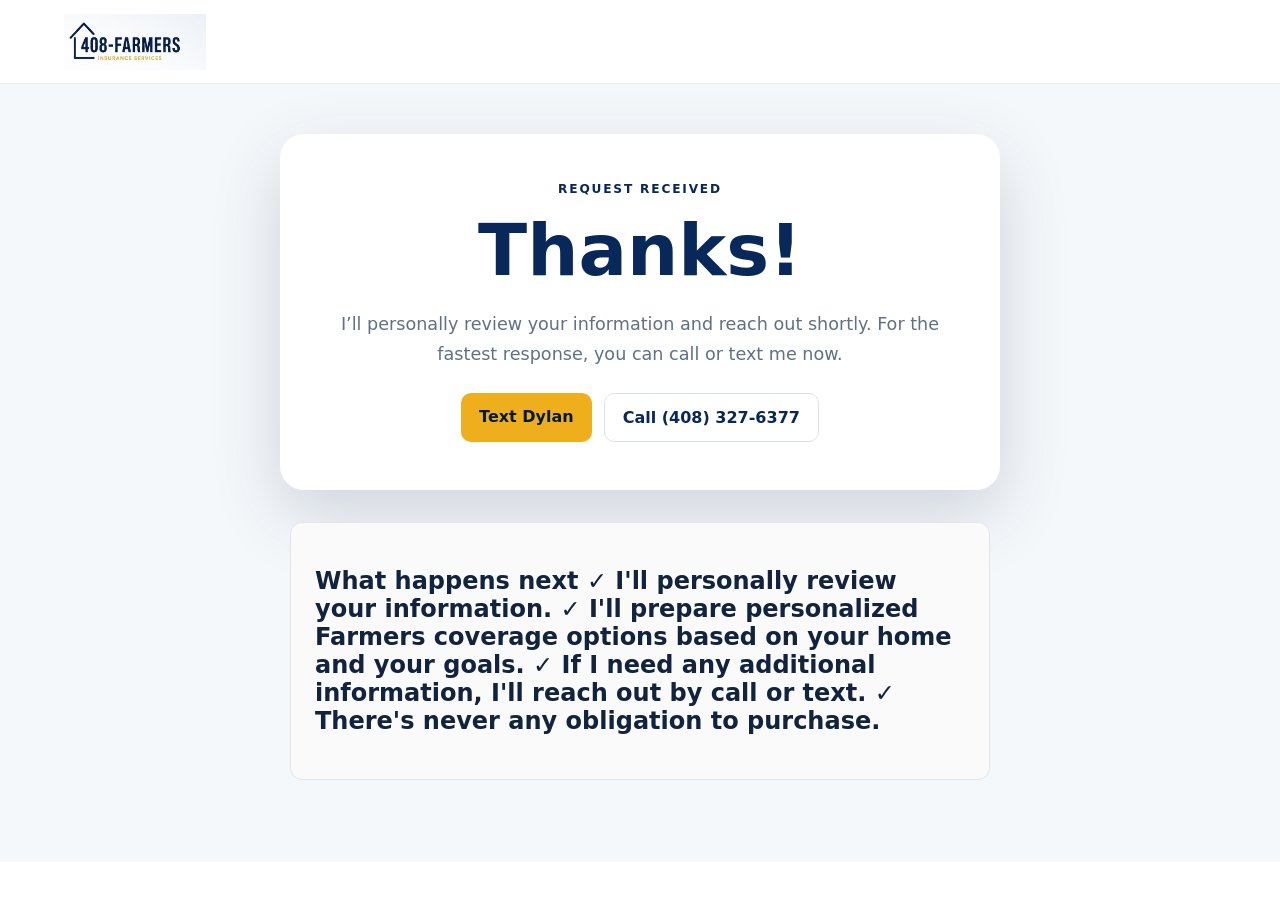
<file: engineers/thank-you.html>
<!doctype html><html lang="en"><head><meta charset="utf-8"><meta name="viewport" content="width=device-width,initial-scale=1"><title>Thank You | 408-FARMERS</title><link rel="stylesheet" href="../shared/styles.css"></head><body><header class="site-header"><a class="brand" href="/engineers"><img src="../shared/assets/408-farmers-logo.png" alt="408-FARMERS"></a></header><main class="thanks"><article class="thanks-card"><div class="section-kicker">Request received</div><h1>Thanks!</h1><p>I’ll personally review your information and reach out shortly. For the fastest response, you can call or text me now.</p><div class="thanks-actions"><a class="primary" href="sms:+14083276377?&body=Hi%20Dylan%2C%20I%20just%20submitted%20the%20engineers%20form.">Text Dylan</a><a class="secondary" href="tel:+14083276377">Call (408) 327-6377</a></div></article><section class="next-steps" style="max-width:700px;margin:32px auto;padding:24px;border:1px solid #e5e5e5;border-radius:12px;background:#fafafa">
<h2>What happens next

✓ I'll personally review your information.

✓ I'll prepare personalized Farmers coverage options based on your home and your goals.

✓ If I need any additional information, I'll reach out by call or text.

✓ There's never any obligation to purchase.</li>
</ul>
</section>

</main><script>if('scrollRestoration' in history){history.scrollRestoration='manual';}window.addEventListener('pageshow',function(){window.scrollTo(0,0);});</script></body></html>
</file>
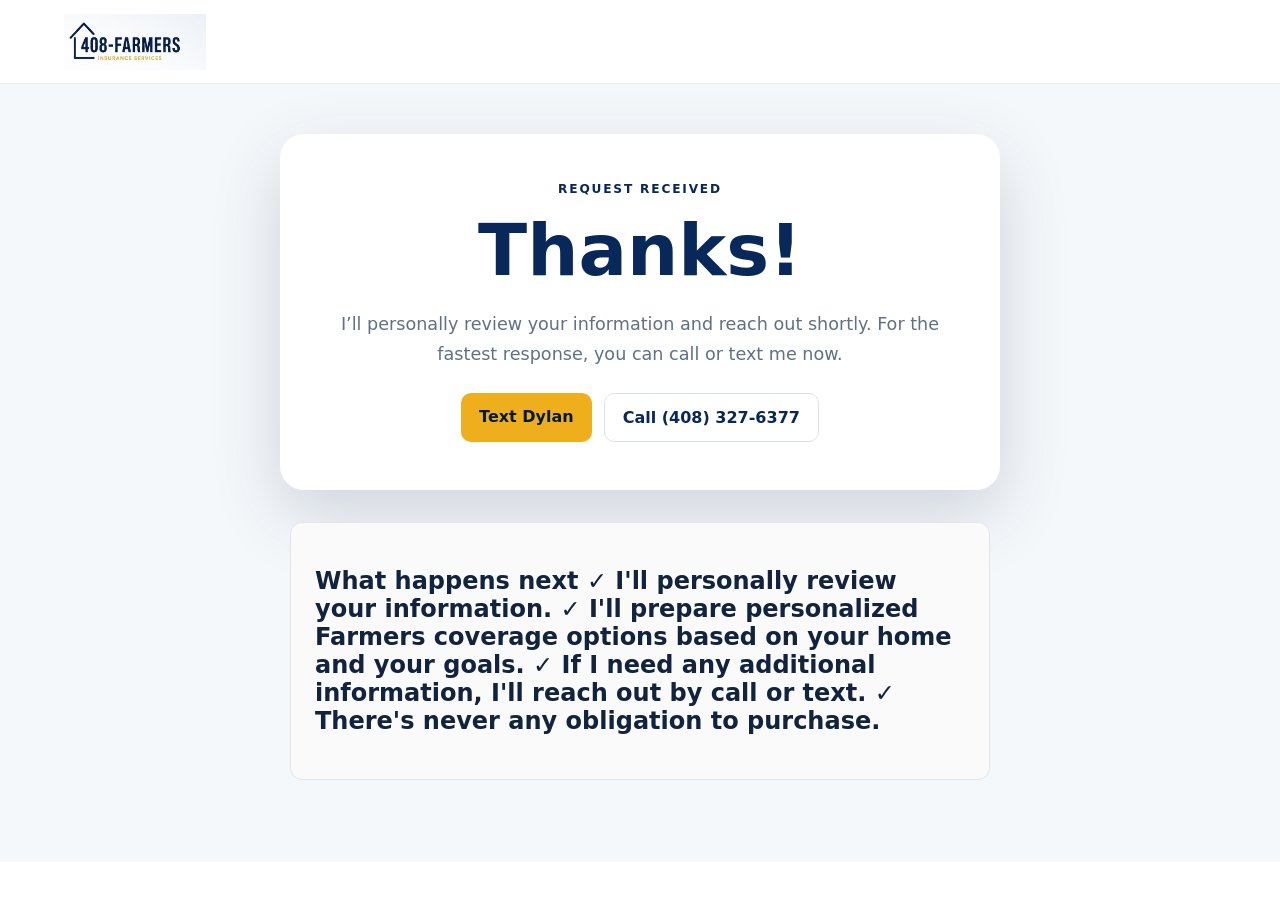
<file: healthcare/thank-you.html>
<!doctype html><html lang="en"><head><meta charset="utf-8"><meta name="viewport" content="width=device-width,initial-scale=1"><title>Thank You | 408-FARMERS</title><link rel="stylesheet" href="../shared/styles.css"></head><body><header class="site-header"><a class="brand" href="/healthcare"><img src="../shared/assets/408-farmers-logo.png" alt="408-FARMERS"></a></header><main class="thanks"><article class="thanks-card"><div class="section-kicker">Request received</div><h1>Thanks!</h1><p>I’ll personally review your information and reach out shortly. For the fastest response, you can call or text me now.</p><div class="thanks-actions"><a class="primary" href="sms:+14083276377?&body=Hi%20Dylan%2C%20I%20just%20submitted%20the%20healthcare%20form.">Text Dylan</a><a class="secondary" href="tel:+14083276377">Call (408) 327-6377</a></div></article><section class="next-steps" style="max-width:700px;margin:32px auto;padding:24px;border:1px solid #e5e5e5;border-radius:12px;background:#fafafa">
<h2>What happens next

✓ I'll personally review your information.

✓ I'll prepare personalized Farmers coverage options based on your home and your goals.

✓ If I need any additional information, I'll reach out by call or text.

✓ There's never any obligation to purchase.</li>
</ul>
</section>

</main><script>if('scrollRestoration' in history){history.scrollRestoration='manual';}window.addEventListener('pageshow',function(){window.scrollTo(0,0);});</script></body></html>
</file>
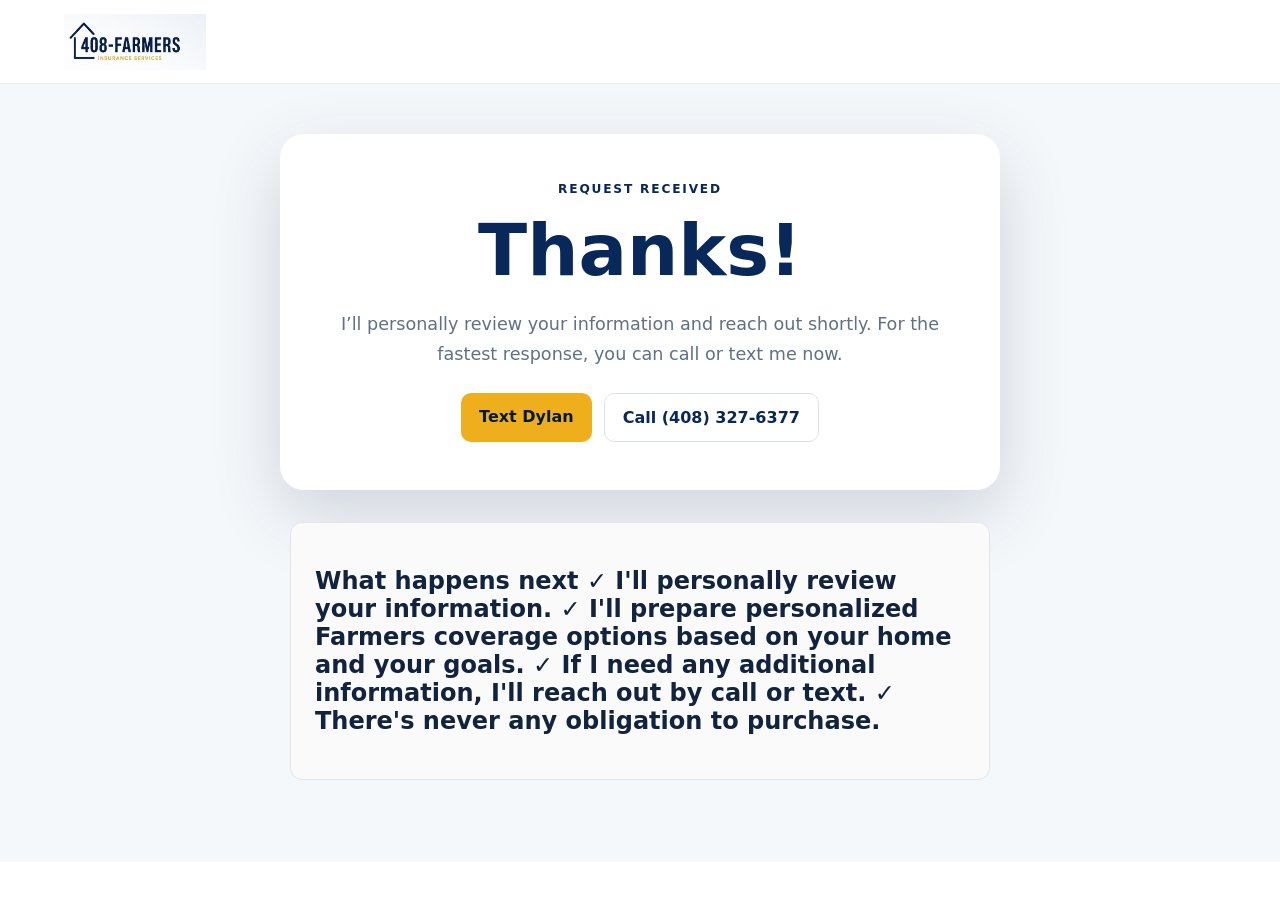
<file: home/thank-you.html>
<!doctype html><html lang="en"><head><meta charset="utf-8"><meta name="viewport" content="width=device-width,initial-scale=1"><title>Thank You | 408-FARMERS</title><link rel="stylesheet" href="../shared/styles.css"></head><body><header class="site-header"><a class="brand" href="/home"><img src="../shared/assets/408-farmers-logo.png" alt="408-FARMERS"></a></header><main class="thanks"><article class="thanks-card"><div class="section-kicker">Request received</div><h1>Thanks!</h1><p>I’ll personally review your information and reach out shortly. For the fastest response, you can call or text me now.</p><div class="thanks-actions"><a class="primary" href="sms:+14083276377?&body=Hi%20Dylan%2C%20I%20just%20submitted%20the%20home%20form.">Text Dylan</a><a class="secondary" href="tel:+14083276377">Call (408) 327-6377</a></div></article><section class="next-steps" style="max-width:700px;margin:32px auto;padding:24px;border:1px solid #e5e5e5;border-radius:12px;background:#fafafa">
<h2>What happens next

✓ I'll personally review your information.

✓ I'll prepare personalized Farmers coverage options based on your home and your goals.

✓ If I need any additional information, I'll reach out by call or text.

✓ There's never any obligation to purchase.</li>
</ul>
</section>

</main><script>if('scrollRestoration' in history){history.scrollRestoration='manual';}window.addEventListener('pageshow',function(){window.scrollTo(0,0);});</script></body></html>
</file>
<file: shared/styles.css>
@import url("./design-system.css");
:root{--navy:#08285a;--deep:#041a3b;--gold:#efaF1d;--ink:#11233d;--muted:#607086;--line:#dbe3ec;--soft:#f5f8fb;--white:#fff;--shadow:0 24px 70px rgba(4,26,59,.16)}*{box-sizing:border-box}html{scroll-behavior:smooth}body{margin:0;font-family:Inter,ui-sans-serif,system-ui,-apple-system,BlinkMacSystemFont,"Segoe UI",sans-serif;color:var(--ink);background:#fff;-webkit-font-smoothing:antialiased}img{max-width:100%;display:block}a{color:inherit}.site-header{height:84px;display:flex;align-items:center;justify-content:space-between;padding:13px clamp(18px,5vw,72px);border-bottom:1px solid rgba(8,40,90,.08);background:rgba(255,255,255,.97);position:relative;z-index:20}.brand img{width:min(315px,53vw);height:56px;object-fit:contain;object-position:left center}.header-contact{text-decoration:none;text-align:right}.header-contact span{display:block;color:var(--muted);font-size:.72rem;text-transform:uppercase;letter-spacing:.12em}.header-contact strong{font-size:1.08rem;color:var(--navy)}.hero{position:relative;display:grid;grid-template-columns:minmax(0,1fr) minmax(380px,520px);align-items:center;gap:50px;padding:clamp(52px,7vw,92px) clamp(20px,6vw,88px);min-height:760px;overflow:hidden;background:linear-gradient(110deg,#fff 0%,#f9fbfe 48%,#eef4fa 100%)}.hero-copy{position:relative;z-index:2;max-width:700px}.eyebrow,.section-kicker,.card-kicker{color:var(--navy);font-weight:850;text-transform:uppercase;letter-spacing:.15em;font-size:.76rem}.hero h1{margin:17px 0 20px;color:var(--navy);font-size:clamp(3.25rem,6vw,6.4rem);line-height:.95;letter-spacing:-.06em}.subhead{font-size:clamp(1.1rem,1.55vw,1.35rem);line-height:1.6;color:#3f5169;max-width:620px}.trust-row{display:flex;gap:9px;flex-wrap:wrap;margin-top:26px}.trust-row span{background:rgba(255,255,255,.84);border:1px solid rgba(8,40,90,.12);color:var(--navy);border-radius:999px;padding:9px 14px;font-weight:750;font-size:.84rem}.visual-card{position:relative;z-index:1;border-radius:28px;overflow:hidden;box-shadow:var(--shadow);border:1px solid rgba(8,40,90,.09);background:#fff;align-self:stretch;min-height:610px}.visual-card img{width:100%;height:100%;object-fit:cover;object-position:center}.quote-card{position:absolute;z-index:3;right:clamp(20px,6vw,88px);bottom:clamp(30px,4vw,58px);width:min(500px,calc(100% - 40px));background:rgba(255,255,255,.97);border:1px solid rgba(8,40,90,.1);border-radius:24px;padding:clamp(22px,3vw,36px);box-shadow:var(--shadow);backdrop-filter:blur(12px)}.quote-card h2{font-size:1.85rem;margin:9px 0 7px;color:var(--deep);letter-spacing:-.035em}.quote-card>p{color:var(--muted);margin:0 0 20px;line-height:1.5}label{display:block;margin-bottom:13px}label>span:first-child{display:block;font-size:.81rem;color:#34465f;font-weight:750;margin:0 0 6px}input,select{width:100%;min-height:48px;border:1px solid #cdd7e2;border-radius:10px;background:#fff;color:var(--ink);font:inherit;padding:10px 12px;outline:none}input:focus,select:focus{border-color:var(--navy);box-shadow:0 0 0 4px rgba(8,40,90,.09)}.field-grid{display:grid;grid-template-columns:1fr 1fr;gap:12px}.consent{display:flex;gap:9px;align-items:flex-start;margin:4px 0 16px}.consent input{width:17px;min-height:17px;margin-top:2px;flex:0 0 auto}.consent span{margin:0!important;font-weight:500!important;font-size:.69rem!important;line-height:1.45;color:#647387!important}.primary-button{border:0;width:100%;min-height:56px;border-radius:12px;background:var(--gold);color:var(--deep);display:flex;align-items:center;justify-content:space-between;padding:0 20px;font:inherit;font-size:1rem;font-weight:900;cursor:pointer}.primary-button:hover{filter:brightness(.96);transform:translateY(-1px)}.primary-button:disabled{opacity:.65;cursor:wait;transform:none}.form-status{min-height:18px;font-size:.78rem;margin-top:8px;color:#9a3412}.or-divider{display:flex;align-items:center;gap:12px;color:#8894a4;font-size:.76rem;margin:11px 0}.or-divider:before,.or-divider:after{content:"";height:1px;background:var(--line);flex:1}.text-link{display:block;text-align:center;color:var(--navy);font-weight:850;text-decoration:none}.content-section,.steps,.agent-section{width:min(1180px,calc(100% - 42px));margin-inline:auto}.content-section{display:grid;grid-template-columns:1fr 1fr;gap:58px;padding:100px 0 56px}.content-section h2,.agent-section h2{color:var(--navy);font-size:clamp(2.2rem,4vw,4rem);line-height:1.04;letter-spacing:-.05em;margin:13px 0 0}.content-section p{color:#526279;font-size:1.1rem;line-height:1.8;margin:22px 0 0}.steps{display:grid;grid-template-columns:repeat(3,1fr);gap:17px;padding-bottom:95px}.steps article{background:var(--soft);padding:28px;border-radius:17px;border:1px solid #e7edf4}.steps article>span{color:#c98b00;font-weight:900;letter-spacing:.1em}.steps h3{color:var(--navy);font-size:1.3rem;margin:15px 0 7px}.steps p{margin:0;color:var(--muted);line-height:1.58}.agent-section{display:grid;grid-template-columns:1.3fr .7fr;align-items:center;gap:40px;border-top:1px solid var(--line);padding:78px 0}.agent-title{font-weight:750;color:#41536b}.agent-copy p{color:var(--muted);line-height:1.7}.agent-links{display:flex;gap:18px;flex-wrap:wrap;margin-top:20px}.agent-links a{color:var(--navy);font-weight:850;text-decoration:none}.carrier-mark{justify-self:end;width:min(320px,100%);background:#fff;border:1px solid var(--line);border-radius:18px;padding:18px}footer{background:var(--deep);color:rgba(255,255,255,.76);display:flex;justify-content:space-between;gap:20px;padding:25px clamp(20px,6vw,88px);font-size:.82rem}footer a{color:#fff;text-decoration:none}.thanks{min-height:70vh;display:grid;place-items:center;padding:50px 20px;background:var(--soft)}.thanks-card{max-width:720px;background:#fff;border-radius:24px;padding:48px;box-shadow:var(--shadow);text-align:center}.thanks-card h1{font-size:clamp(2.5rem,6vw,4.5rem);color:var(--navy);margin:12px 0}.thanks-card p{color:var(--muted);font-size:1.1rem;line-height:1.7}.thanks-actions{display:flex;gap:12px;justify-content:center;flex-wrap:wrap;margin-top:24px}.thanks-actions a{padding:14px 18px;border-radius:10px;text-decoration:none;font-weight:850}.thanks-actions .primary{background:var(--gold);color:var(--deep)}.thanks-actions .secondary{border:1px solid var(--line);color:var(--navy)}@media(max-width:1050px){.hero{grid-template-columns:1fr;align-items:start;min-height:auto;padding-bottom:clamp(46px,7vw,72px)}.visual-card{position:absolute;inset:0;opacity:.28;border-radius:0;min-height:100%}.visual-card img{object-position:70% center}.quote-card{position:relative;left:auto;right:auto;bottom:auto;width:min(760px,100%);margin-top:28px;justify-self:start}.hero-copy{max-width:760px}}@media(max-width:700px){.site-header{height:70px;padding-inline:15px}.brand img{height:45px;width:min(230px,58vw)}.header-contact span{display:none}.header-contact strong{font-size:.88rem}.hero{min-height:auto;padding:48px 17px}.hero h1{font-size:clamp(3rem,15vw,4.65rem)}.subhead{font-size:1.02rem}.quote-card{position:relative;left:auto;right:auto;bottom:auto;width:100%;margin-top:26px;padding:22px 17px}.field-grid{grid-template-columns:1fr;gap:0}.content-section,.steps,.agent-section{width:min(100% - 34px,1180px)}.content-section{grid-template-columns:1fr;gap:12px;padding:72px 0 36px}.steps{grid-template-columns:1fr;padding-bottom:66px}.agent-section{grid-template-columns:1fr;padding:60px 0}.carrier-mark{justify-self:start}footer{flex-direction:column}.thanks-card{padding:34px 22px}}

/* B1.2F Home flyer-to-web journey alignment */
.home-page .site-header{position:sticky;top:0}
.home-flyer-hero{background:#fff}
.home-hero-image{position:relative;height:clamp(310px,42vw,610px);overflow:hidden;border-bottom:3px solid #d71920}
.home-hero-image>img{width:100%;height:100%;object-fit:cover;object-position:center 56%}
.home-hero-image:after{content:"";position:absolute;inset:0;background:linear-gradient(90deg,rgba(255,255,255,.18),transparent 48%),linear-gradient(180deg,rgba(3,20,48,.08),transparent 45%)}
.home-hero-brand{position:absolute;z-index:2;left:clamp(22px,5vw,74px);top:clamp(24px,5vw,64px);display:flex;align-items:baseline;filter:drop-shadow(0 2px 14px rgba(255,255,255,.75))}
.home-hero-brand span{font-size:clamp(2rem,4.2vw,4.25rem);font-weight:900;letter-spacing:.015em;line-height:1}
.home-brand-408{color:#d71920}.home-brand-farmers{color:#08285a;margin-left:.08em}
.home-hero-brand small{position:absolute;top:calc(100% + 8px);left:0;white-space:nowrap;color:#08285a;font-size:clamp(.78rem,1.3vw,1.12rem);font-weight:800;font-style:italic}
.home-hero-content{width:min(1240px,calc(100% - 44px));margin:0 auto;padding:clamp(48px,6vw,84px) 0 clamp(58px,7vw,94px);text-align:center}
.home-hero-content .eyebrow{color:#d71920}
.home-hero-content h1{margin:16px auto 24px;color:#08285a;font-size:clamp(3.2rem,7vw,7.1rem);line-height:.94;letter-spacing:-.065em;max-width:1100px}
.home-hero-lead{font-size:clamp(1.15rem,1.7vw,1.45rem);font-weight:760;color:#253852;margin:0 auto 12px}
.home-hero-copy{font-size:clamp(1rem,1.35vw,1.2rem);line-height:1.7;color:#526279;max-width:760px;margin:0 auto}
.home-hero-actions{display:flex;justify-content:center;align-items:center;gap:22px;flex-wrap:wrap;margin-top:32px}
.home-primary-cta{display:inline-flex;align-items:center;justify-content:space-between;gap:34px;min-width:min(100%,340px);padding:18px 22px;border-radius:12px;background:#d71920;color:#fff;text-decoration:none;font-weight:900;box-shadow:0 14px 34px rgba(215,25,32,.22)}
.home-primary-cta:hover{transform:translateY(-2px);filter:brightness(.96)}
.home-text-cta{color:#08285a;text-decoration:none;font-weight:650}.home-text-cta strong{font-weight:900}
.home-hero-reassurance{margin:22px auto 0!important;color:#607086!important;font-size:.86rem!important}
.home-review-section{display:grid;grid-template-columns:minmax(0,.88fr) minmax(440px,1.12fr);gap:clamp(44px,7vw,96px);align-items:start;width:min(1180px,calc(100% - 44px));margin:0 auto;padding:clamp(76px,9vw,120px) 0}
.home-review-intro{position:sticky;top:125px;padding-top:12px}
.home-review-intro h2{color:#08285a;font-size:clamp(2.7rem,5vw,5rem);line-height:.98;letter-spacing:-.055em;margin:14px 0 24px}
.home-review-intro>p{color:#526279;font-size:1.08rem;line-height:1.75}
.home-benefit-list{list-style:none;padding:0;margin:30px 0 0}.home-benefit-list li{position:relative;padding:15px 0 15px 40px;border-bottom:1px solid #dbe3ec;color:#263b58;font-weight:700}.home-benefit-list li:before{content:"✓";position:absolute;left:0;top:12px;width:25px;height:25px;border:1.5px solid #d71920;border-radius:50%;display:grid;place-items:center;color:#d71920;font-size:.82rem;font-weight:900}
.home-quote-card{position:relative;right:auto;bottom:auto;width:100%;border-radius:24px;background:#fff;padding:clamp(25px,4vw,42px)}
.home-quote-card .review-intro,.home-quote-card .meet-dylan{display:none}
.agent-profile{display:flex;align-items:center;justify-content:flex-end;gap:22px}.agent-headshot{width:132px;height:132px;border-radius:50%;object-fit:cover;box-shadow:0 12px 30px rgba(4,26,59,.15)}
.agent-profile .carrier-mark{width:min(290px,100%)}
@media(max-width:900px){.home-review-section{grid-template-columns:1fr}.home-review-intro{position:static}.agent-profile{justify-content:flex-start;flex-wrap:wrap}}
@media(max-width:700px){.home-page .site-header{position:relative}.home-hero-image{height:300px}.home-hero-image>img{object-position:62% center}.home-hero-brand{left:18px;top:20px}.home-hero-content{width:min(100% - 34px,1240px);padding:44px 0 58px}.home-hero-content h1{font-size:clamp(3rem,14vw,4.4rem)}.home-hero-content h1 br{display:none}.home-primary-cta{width:100%;min-width:0}.home-text-cta{width:100%}.home-review-section{width:min(100% - 34px,1180px);padding:66px 0}.home-review-intro h2{font-size:clamp(2.7rem,13vw,4rem)}.agent-profile{display:grid;grid-template-columns:90px 1fr}.agent-headshot{width:90px;height:90px}.agent-profile .carrier-mark{padding:12px}}

/* 408-ADDR-1H Places API (New) suggestion interface */
.address-autocomplete-field{position:relative}
.address-autocomplete-helper{display:block;margin-top:7px;color:#66758a;font-size:.78rem;font-weight:560;line-height:1.35}
[data-address-autocomplete="property"][data-address-autocomplete-state="loading"]{background-image:linear-gradient(90deg,transparent,rgba(8,40,90,.06),transparent);background-size:220% 100%;animation:address-loading 1.35s linear infinite}
@keyframes address-loading{to{background-position:-220% 0}}
.address-suggestion-list{position:absolute;z-index:10000;left:0;right:0;top:77px;margin:0;border:1px solid rgba(8,40,90,.16);border-radius:14px;box-shadow:0 20px 55px rgba(4,26,59,.2);overflow:hidden;background:#fff}
.address-suggestion-list[hidden]{display:none!important}
.address-suggestion{display:block;width:100%;min-height:58px;padding:12px 15px;border:0;border-top:1px solid #e8edf3;background:#fff;color:#08285a;font:inherit;font-size:.91rem;font-weight:760;line-height:1.35;text-align:left;cursor:pointer;white-space:normal}
.address-suggestion:first-child{border-top:0}.address-suggestion:hover,.address-suggestion:focus-visible,.address-suggestion.is-active{background:#f3f7fb;outline:none}
.address-google-attribution{display:flex;justify-content:flex-end;align-items:center;min-height:28px;padding:4px 10px;border-top:1px solid #e8edf3;background:#fff}
.address-google-attribution img{display:block;width:120px;height:auto;max-width:45%}
@media(max-width:700px){.address-suggestion-list{top:77px}.address-suggestion{min-height:64px;padding:13px 14px;font-size:.96rem}}
@media(prefers-reduced-motion:reduce){[data-address-autocomplete="property"][data-address-autocomplete-state="loading"]{animation:none}}
[data-address-autocomplete="property"][data-address-autocomplete-state="ready"]{background-image:linear-gradient(90deg,transparent calc(100% - 34px),rgba(8,40,90,.08) calc(100% - 34px));background-repeat:no-repeat}
</file>
<file: shared/root.css>
@import url("./design-system.css");
.root-page{background:#fff}.root-header{position:sticky;top:0}.root-nav{display:flex;gap:28px;margin-left:auto;margin-right:32px}.root-nav a{text-decoration:none;color:var(--navy);font-size:.9rem;font-weight:800}.root-hero{display:grid;grid-template-columns:minmax(0,1fr) minmax(420px,1fr);min-height:760px;background:linear-gradient(115deg,#fff 0%,#f8fbff 52%,#edf4fa 100%);overflow:hidden}.root-hero-copy{padding:clamp(72px,9vw,132px) clamp(24px,7vw,105px);display:flex;flex-direction:column;justify-content:center}.root-hero h1{margin:18px 0 24px;color:var(--navy);font-size:clamp(4.2rem,8vw,8.4rem);line-height:.84;letter-spacing:-.075em}.root-hero-copy>p{font-size:clamp(1.05rem,1.5vw,1.32rem);line-height:1.7;color:#475a73;max-width:650px}.root-actions,.root-contact-actions{display:flex;align-items:center;gap:12px;flex-wrap:wrap;margin-top:30px}.root-primary,.root-secondary{display:inline-flex;align-items:center;justify-content:space-between;gap:24px;min-height:55px;padding:0 20px;border-radius:11px;text-decoration:none;font-weight:900}.root-primary{background:var(--gold);color:var(--deep)}.root-secondary{border:1px solid rgba(8,40,90,.22);color:var(--navy);background:#fff}.root-text-link{color:var(--navy);font-weight:850;text-decoration:none}.root-trust{display:flex;gap:10px;flex-wrap:wrap;margin-top:27px}.root-trust span{padding:8px 12px;border-radius:999px;border:1px solid rgba(8,40,90,.11);background:rgba(255,255,255,.78);color:var(--navy);font-size:.8rem;font-weight:800}.root-hero-visual{position:relative;min-height:650px}.root-hero-visual>img{width:100%;height:100%;object-fit:cover}.root-hero-visual:after{content:"";position:absolute;inset:0;background:linear-gradient(90deg,rgba(237,244,250,.8) 0%,rgba(237,244,250,.05) 30%,rgba(4,26,59,.08) 100%)}.root-visual-card{position:absolute;z-index:2;left:38px;bottom:38px;max-width:330px;background:rgba(255,255,255,.94);padding:22px 24px;border-radius:18px;box-shadow:var(--shadow);border:1px solid rgba(8,40,90,.1)}.root-visual-card span{display:block;color:var(--muted);font-size:.85rem;margin-bottom:5px}.root-visual-card strong{color:var(--navy);font-size:1.1rem;line-height:1.35}.root-intro,.professional-section,.root-process,.root-agent{width:min(1180px,calc(100% - 42px));margin-inline:auto}.root-intro{display:grid;grid-template-columns:1.1fr .9fr;gap:70px;padding:105px 0 56px}.root-intro h2,.professional-heading h2,.root-agent h2{color:var(--navy);font-size:clamp(2.4rem,4.8vw,4.8rem);line-height:1;letter-spacing:-.055em;margin:14px 0 0}.root-intro p,.professional-heading p,.root-agent p{color:#53647b;line-height:1.8;font-size:1.06rem}.root-grid{width:min(1280px,calc(100% - 42px));margin:0 auto 110px;display:grid;grid-template-columns:1fr 1fr;gap:18px}.root-tile{min-height:355px;border-radius:24px;padding:34px;display:flex;flex-direction:column;justify-content:space-between;text-decoration:none;border:1px solid #e0e8f0;transition:transform .2s ease,box-shadow .2s ease}.root-tile:hover{transform:translateY(-4px);box-shadow:var(--shadow)}.root-tile-home{background:linear-gradient(145deg,#f6f9fc,#e8f1f8)}.root-tile-auto{background:linear-gradient(145deg,#092d65,#041a3b);color:#fff}.root-tile-life{background:linear-gradient(145deg,#fffaf0,#f6e7c2)}.root-tile-business{background:linear-gradient(145deg,#f5f7fa,#e8edf3)}.tile-number{font-size:.75rem;font-weight:900;letter-spacing:.16em;opacity:.55}.tile-label{font-size:.78rem;text-transform:uppercase;letter-spacing:.14em;font-weight:900;color:#b97900}.root-tile-auto .tile-label{color:#ffd36a}.root-tile h3{font-size:clamp(2rem,3.5vw,3.8rem);line-height:.98;letter-spacing:-.055em;margin:14px 0 18px;color:var(--navy);max-width:530px}.root-tile-auto h3{color:#fff}.root-tile p{line-height:1.65;color:#5b6b7e;max-width:510px}.root-tile-auto p{color:rgba(255,255,255,.75)}.tile-link{display:block;margin-top:22px;font-weight:900;color:var(--navy)}.root-tile-auto .tile-link{color:#ffd36a}.professional-section{padding:95px 0;border-top:1px solid var(--line)}.professional-heading{display:grid;grid-template-columns:1.25fr .75fr;column-gap:60px;align-items:end}.professional-heading .section-kicker,.professional-heading h2{grid-column:1}.professional-heading p{grid-column:2;grid-row:1/3;align-self:end}.professional-links{display:grid;grid-template-columns:repeat(4,1fr);gap:14px;margin-top:45px}.professional-links a{display:flex;flex-direction:column;min-height:220px;padding:24px;border:1px solid #e1e8f0;border-radius:17px;text-decoration:none;background:var(--soft)}.professional-links span{color:#b97900;text-transform:uppercase;letter-spacing:.12em;font-size:.72rem;font-weight:900}.professional-links strong{color:var(--navy);font-size:1.45rem;line-height:1.15;margin-top:18px}.professional-links em{font-style:normal;color:var(--navy);font-weight:850;margin-top:auto}.root-process{padding:95px 0;border-top:1px solid var(--line)}.root-process-grid{display:grid;grid-template-columns:repeat(3,1fr);gap:18px;margin-top:30px}.root-process article{padding:30px;border-radius:18px;background:var(--soft);border:1px solid #e6edf4}.root-process article>span{color:#b97900;font-weight:900;letter-spacing:.1em}.root-process h3{color:var(--navy);font-size:1.45rem;margin:18px 0 8px}.root-process p{color:var(--muted);line-height:1.65;margin:0}.root-agent{display:grid;grid-template-columns:1.2fr .8fr;gap:70px;align-items:center;padding:95px 0;border-top:1px solid var(--line)}.root-carrier-card{border:1px solid var(--line);border-radius:20px;padding:28px;background:#fff}.root-carrier-card img{max-width:320px;margin:auto}.root-carrier-card p{text-align:center;font-size:.9rem;margin:20px 0 0}.agent-title{font-weight:750!important;color:#41536b!important}@media(max-width:1000px){.root-nav{display:none}.root-hero{grid-template-columns:1fr}.root-hero-visual{min-height:480px}.professional-links{grid-template-columns:1fr 1fr}.professional-heading{grid-template-columns:1fr}.professional-heading p{grid-column:1;grid-row:auto}.root-agent{grid-template-columns:1fr}}@media(max-width:720px){.root-hero-copy{padding:58px 18px 48px}.root-hero h1{font-size:clamp(4rem,20vw,6.2rem)}.root-hero-visual{min-height:400px}.root-visual-card{left:18px;right:18px;bottom:18px}.root-intro{grid-template-columns:1fr;gap:16px;padding:72px 0 38px}.root-grid{grid-template-columns:1fr;margin-bottom:72px}.root-tile{min-height:310px;padding:27px}.professional-section,.root-process,.root-agent{padding:70px 0}.professional-links,.root-process-grid{grid-template-columns:1fr}.root-contact-actions{align-items:stretch}.root-contact-actions a{width:100%}.root-header .brand img{width:min(230px,58vw)}}

/* Sprint 1.4A — Homepage Architecture */
.home-hub-page{background:#fff}.hub-hero{display:grid;grid-template-columns:minmax(0,1.02fr) minmax(420px,.98fr);min-height:760px;background:radial-gradient(circle at 12% 8%,rgba(73,208,127,.12),transparent 28%),linear-gradient(120deg,#fff 0%,#f6faff 58%,#eaf2f8 100%);overflow:hidden}.hub-hero-copy{padding:clamp(76px,9vw,138px) clamp(24px,7vw,108px);display:flex;flex-direction:column;justify-content:center}.hub-hero h1{margin:18px 0 18px;color:var(--navy);font-size:clamp(4.4rem,8.7vw,9rem);line-height:.84;letter-spacing:-.078em;max-width:780px}.hub-hero-lead{margin:0;color:var(--navy);font-size:clamp(1.45rem,2.4vw,2.25rem);line-height:1.12;letter-spacing:-.035em}.hub-hero-lead strong{font-weight:900}.hub-hero-support{font-size:clamp(1.02rem,1.35vw,1.22rem);line-height:1.7;color:#4d6077;max-width:680px;margin:22px 0 0}.hub-actions{display:flex;gap:12px;flex-wrap:wrap;margin-top:32px}.hub-actions .cf-button{min-height:58px;padding-inline:22px}.hub-primary{min-width:250px}.hub-trust{display:flex;gap:10px;flex-wrap:wrap;margin-top:28px}.hub-trust span{padding:8px 12px;border-radius:999px;background:rgba(255,255,255,.86);border:1px solid rgba(8,40,90,.1);font-size:.8rem;font-weight:850;color:var(--navy)}.hub-hero-visual{position:relative;min-height:650px}.hub-hero-visual>img{width:100%;height:100%;object-fit:cover}.hub-hero-visual:after{content:"";position:absolute;inset:0;background:linear-gradient(90deg,rgba(234,242,248,.85) 0%,rgba(234,242,248,.06) 32%,rgba(3,22,52,.12) 100%)}.hub-visual-panel{position:absolute;z-index:2;left:38px;bottom:38px;max-width:350px;padding:24px 26px;border-radius:20px;background:rgba(255,255,255,.95);border:1px solid rgba(8,40,90,.11);box-shadow:var(--shadow)}.hub-visual-panel span{display:block;color:var(--muted);font-size:.86rem}.hub-visual-panel strong{display:block;color:var(--navy);font-size:1.22rem;line-height:1.3;margin:6px 0 16px}.hub-visual-panel a{color:var(--navy);font-weight:900;text-decoration:none}.hub-start{width:min(1240px,calc(100% - 42px));margin-inline:auto;padding:108px 0 116px}.hub-section-heading{display:grid;grid-template-columns:1.15fr .85fr;gap:70px;align-items:end;margin-bottom:48px}.hub-section-heading .section-kicker,.hub-section-heading h2{grid-column:1}.hub-section-heading h2{color:var(--navy);font-size:clamp(2.8rem,5.5vw,5.6rem);line-height:.95;letter-spacing:-.06em;margin:14px 0 0}.hub-section-heading p{grid-column:2;grid-row:1/3;color:#53647b;font-size:1.06rem;line-height:1.75;margin:0}.intent-grid{display:grid;grid-template-columns:repeat(3,1fr);gap:16px}.intent-card{min-height:330px;padding:28px;border-radius:22px;border:1px solid #dde7f0;background:linear-gradient(145deg,#fff,#f7fafc);text-decoration:none;display:flex;flex-direction:column;transition:transform .2s ease,box-shadow .2s ease,border-color .2s ease}.intent-card:hover{transform:translateY(-5px);box-shadow:var(--shadow);border-color:rgba(8,40,90,.22)}.intent-card--featured{background:linear-gradient(145deg,#0b356f,#061f48);border-color:#0b356f}.intent-icon{width:46px;height:46px;display:grid;place-items:center;border-radius:14px;background:#eaf3fb;color:var(--navy);font-size:1.45rem;font-weight:900}.intent-card--featured .intent-icon{background:rgba(255,255,255,.12);color:#fff}.intent-label{margin-top:24px;color:#a66c00;text-transform:uppercase;letter-spacing:.13em;font-size:.72rem;font-weight:900}.intent-card--featured .intent-label{color:#8de5ae}.intent-card h3{margin:12px 0 12px;color:var(--navy);font-size:clamp(1.55rem,2.25vw,2.35rem);line-height:1.03;letter-spacing:-.045em}.intent-card--featured h3{color:#fff}.intent-card p{margin:0;color:#607086;line-height:1.62}.intent-card--featured p{color:rgba(255,255,255,.76)}.intent-link{margin-top:auto;padding-top:28px;color:var(--navy);font-weight:900}.intent-card--featured .intent-link{color:#8de5ae}
@media(max-width:1000px){.hub-hero{grid-template-columns:1fr}.hub-hero-visual{min-height:470px}.intent-grid{grid-template-columns:1fr 1fr}.hub-section-heading{grid-template-columns:1fr;gap:18px}.hub-section-heading p{grid-column:1;grid-row:auto;max-width:760px}}
@media(max-width:720px){.hub-hero-copy{padding:60px 18px 48px}.hub-hero h1{font-size:clamp(4.1rem,20vw,6.4rem)}.hub-hero-lead{font-size:1.45rem}.hub-actions{align-items:stretch}.hub-actions .cf-button{width:100%}.hub-hero-visual{min-height:390px}.hub-visual-panel{left:18px;right:18px;bottom:18px;max-width:none}.hub-start{padding:76px 0 82px}.hub-section-heading{margin-bottom:30px}.intent-grid{grid-template-columns:1fr}.intent-card{min-height:285px;padding:25px}}

/* Sprint 1.4B — Homepage Storytelling & Trust */
.story-reasons,.coveragefit-story{width:min(1240px,calc(100% - 42px));margin-inline:auto;padding:104px 0;border-top:1px solid var(--line)}
.story-heading{display:grid;grid-template-columns:1.15fr .85fr;gap:70px;align-items:end;margin-bottom:44px}.story-heading h2,.coveragefit-copy h2{color:var(--navy);font-size:clamp(2.65rem,5vw,5.2rem);line-height:.96;letter-spacing:-.058em;margin:14px 0 0}.story-heading>p,.coveragefit-copy>p{color:#53647b;line-height:1.75;font-size:1.06rem;margin:0}.reason-grid{display:grid;grid-template-columns:repeat(4,1fr);gap:14px}.reason-grid article{min-height:260px;padding:26px;border:1px solid #dfe8f0;border-radius:20px;background:linear-gradient(145deg,#fff,#f7fafc)}.reason-grid article span{color:#49d07f;font-weight:950;letter-spacing:.1em}.reason-grid h3{color:var(--navy);font-size:1.45rem;line-height:1.15;margin:36px 0 12px}.reason-grid p{color:#617087;line-height:1.62;margin:0}
.coveragefit-story{display:grid;grid-template-columns:.9fr 1.1fr;gap:80px;align-items:center}.story-text-link{display:inline-block;margin-top:24px;color:var(--navy);font-weight:900;text-decoration:none}.story-steps{position:relative;display:grid;gap:14px}.story-steps:before{content:"";position:absolute;left:28px;top:38px;bottom:38px;width:2px;background:linear-gradient(#49d07f,#9fdab5)}.story-steps article{position:relative;display:grid;grid-template-columns:58px 1fr;gap:18px;align-items:start;padding:24px;border:1px solid #dfe8f0;border-radius:20px;background:#fff;box-shadow:0 12px 35px rgba(8,40,90,.06)}.story-steps article>span{position:relative;z-index:2;width:42px;height:42px;display:grid;place-items:center;border-radius:50%;background:var(--navy);color:#fff;font-weight:950}.story-steps h3{color:var(--navy);font-size:1.35rem;margin:2px 0 7px}.story-steps p{color:#607086;line-height:1.58;margin:0}
.story-agent{grid-template-columns:.85fr 1.15fr}.agent-photo-wrap{position:relative;max-width:470px;margin-inline:auto}.agent-photo-wrap>img{width:100%;aspect-ratio:4/5;object-fit:cover;object-position:center top;border-radius:26px;box-shadow:var(--shadow);border:1px solid #dfe8f0}.agent-local-badge{position:absolute;right:-20px;bottom:28px;max-width:240px;padding:16px 18px;border-radius:16px;background:#fff;box-shadow:var(--shadow);border:1px solid #dfe8f0}.agent-local-badge strong,.agent-local-badge span{display:block}.agent-local-badge strong{color:var(--navy)}.agent-local-badge span{color:var(--muted);font-size:.84rem;margin-top:4px}.agent-values{display:flex;gap:9px;flex-wrap:wrap;margin:24px 0 0}.agent-values span{padding:8px 11px;border-radius:999px;background:#edf8f1;color:#0a5c2e;font-size:.8rem;font-weight:900;border:1px solid #ccebd8}.agent-carrier-line{display:flex;align-items:center;gap:18px;margin-top:30px;padding-top:24px;border-top:1px solid var(--line)}.agent-carrier-line img{width:190px;max-width:42%}.agent-carrier-line p{font-size:.88rem!important;line-height:1.45!important;margin:0!important}
.hub-footer{background:#061f48;color:#fff;padding:64px max(22px,calc((100vw - 1240px)/2)) 28px;display:grid;grid-template-columns:.75fr 1.25fr;gap:70px}.footer-brand img{width:min(270px,100%);filter:brightness(0) invert(1)}.footer-brand p{color:rgba(255,255,255,.68);line-height:1.65;max-width:390px}.footer-links{display:grid;grid-template-columns:repeat(3,1fr);gap:30px}.footer-links div{display:flex;flex-direction:column;gap:9px}.footer-links strong{font-size:.78rem;text-transform:uppercase;letter-spacing:.12em;color:#8de5ae;margin-bottom:7px}.footer-links a{color:rgba(255,255,255,.82);text-decoration:none}.footer-links a:hover{color:#fff}.footer-legal{grid-column:1/-1;display:flex;justify-content:space-between;gap:20px;padding-top:26px;border-top:1px solid rgba(255,255,255,.14);color:rgba(255,255,255,.55);font-size:.82rem}.footer-legal p{margin:0}.footer-legal a{color:inherit}
@media(max-width:1000px){.reason-grid{grid-template-columns:1fr 1fr}.coveragefit-story{grid-template-columns:1fr;gap:44px}.story-agent{grid-template-columns:1fr}.hub-footer{grid-template-columns:1fr}.footer-links{grid-template-columns:repeat(3,1fr)}}
@media(max-width:720px){.story-reasons,.coveragefit-story{padding:74px 0}.story-heading{grid-template-columns:1fr;gap:18px}.reason-grid{grid-template-columns:1fr}.reason-grid article{min-height:220px}.agent-local-badge{right:12px;left:12px;bottom:14px;max-width:none}.footer-links{grid-template-columns:1fr}.footer-legal{flex-direction:column}.hub-footer{padding-top:52px}}
</file>
<file: shared/homepage-optimization.css>
/* Sprint 1.4C — Homepage optimization and accessibility */
.skip-link{position:fixed;left:16px;top:12px;z-index:9999;padding:11px 15px;border-radius:10px;background:#fff;color:#061f48;font-weight:900;box-shadow:0 8px 30px rgba(0,0,0,.18);transform:translateY(-160%);transition:transform .18s ease}.skip-link:focus{transform:translateY(0)}
:focus-visible{outline:3px solid #49d07f;outline-offset:4px}
.intent-card,.professional-links a,.hub-actions a,.root-nav a,.footer-links a{touch-action:manipulation}
.intent-card:focus-visible,.professional-links a:focus-visible{box-shadow:0 0 0 4px rgba(73,208,127,.25),var(--shadow);border-color:#49d07f}
.hub-hero-visual img,.agent-photo-wrap>img{background:#eaf0f5}
.hub-hero-visual{contain:layout paint}.reason-grid article,.story-steps article,.intent-card{content-visibility:auto;contain-intrinsic-size:300px}
@media(max-width:720px){.root-header{position:sticky;top:0;z-index:100;background:rgba(255,255,255,.94);backdrop-filter:blur(14px);-webkit-backdrop-filter:blur(14px)}.root-nav{display:none}.header-contact span{display:none}.header-contact strong{font-size:.87rem}.hub-hero{min-height:auto}.hub-hero-copy{padding-top:48px}.hub-hero-support{font-size:1rem;line-height:1.65}.hub-trust{gap:8px}.hub-trust span{font-size:.75rem}.hub-visual-panel{padding:19px 20px}.hub-section-heading h2,.story-heading h2,.coveragefit-copy h2{letter-spacing:-.045em}.professional-links a{min-height:112px}.agent-carrier-line{align-items:flex-start}.agent-carrier-line img{width:150px;max-width:40%}}
@media(max-width:390px){.brand img{max-width:170px}.header-contact strong{font-size:.8rem}.hub-hero h1{font-size:3.75rem}.hub-hero-lead{font-size:1.28rem}.intent-card{padding:22px}.hub-footer{padding-left:18px;padding-right:18px}}
@media(prefers-reduced-data:reduce){.hub-hero-visual:before{display:none}.hub-hero-visual img{filter:none}}
</file>
<file: shared/score.css>
@import url("./design-system.css");
:root{--navy:#08285a;--deep:#041a3b;--deep2:#061d43;--green:#5bad2c;--green-dark:#3f8d18;--ink:#10233d;--muted:#617187;--line:#dce5ee;--soft:#f4f8fb;--white:#fff;--shadow:0 28px 80px rgba(4,26,59,.16)}*{box-sizing:border-box}html{scroll-behavior:smooth}body{margin:0;font-family:Inter,ui-sans-serif,system-ui,-apple-system,BlinkMacSystemFont,"Segoe UI",sans-serif;color:var(--ink);background:#fff;-webkit-font-smoothing:antialiased}img{max-width:100%;display:block}a{color:inherit}.score-header{height:76px;display:flex;align-items:center;justify-content:space-between;padding:10px clamp(18px,5vw,72px);border-bottom:1px solid rgba(8,40,90,.07);background:rgba(255,255,255,.88);position:sticky;top:0;z-index:50;backdrop-filter:blur(18px)}.score-brand img{width:min(286px,54vw);height:50px;object-fit:contain;object-position:left center}.score-contact{text-decoration:none;text-align:right}.score-contact span{display:block;font-size:.68rem;text-transform:uppercase;letter-spacing:.13em;color:var(--muted)}.score-contact strong{color:var(--navy);font-size:.94rem}.score-hero{position:relative;isolation:isolate;min-height:calc(100svh - 76px);padding:clamp(40px,6vw,76px) clamp(20px,6vw,90px) clamp(72px,8vw,110px);display:grid;grid-template-columns:minmax(0,.94fr) minmax(400px,1.06fr);gap:clamp(36px,6vw,88px);align-items:center;background:linear-gradient(145deg,#fff 0%,#f7fbfd 52%,#eef5f8 100%);overflow:hidden}.hero-glow{position:absolute;border-radius:50%;filter:blur(12px);z-index:-1;opacity:.7}.hero-glow-one{width:420px;height:420px;background:radial-gradient(circle,rgba(91,173,44,.20),transparent 70%);right:4%;top:2%}.hero-glow-two{width:360px;height:360px;background:radial-gradient(circle,rgba(8,40,90,.10),transparent 70%);left:-10%;bottom:-16%}.score-copy{max-width:680px}.score-eyebrow{color:var(--navy);font-size:.74rem;line-height:1.3;font-weight:900;text-transform:uppercase;letter-spacing:.16em}.score-copy h1{font-size:clamp(3.6rem,7.4vw,7.4rem);line-height:.9;letter-spacing:-.069em;color:var(--navy);margin:18px 0 24px}.score-copy h1 span{color:var(--green);display:block}.score-subtitle{font-size:clamp(1.18rem,1.8vw,1.48rem);font-weight:760;color:#41556d;margin:0 0 28px}.score-primary{border:0;border-radius:15px;background:linear-gradient(135deg,var(--green),var(--green-dark));color:#fff;min-height:64px;padding:0 24px;display:inline-flex;align-items:center;justify-content:space-between;gap:40px;font:inherit;font-weight:900;font-size:1.02rem;box-shadow:0 16px 38px rgba(63,141,24,.25);cursor:pointer;transition:transform .2s ease,filter .2s ease,box-shadow .2s ease}.score-primary:hover{transform:translateY(-2px);filter:brightness(1.02);box-shadow:0 20px 44px rgba(63,141,24,.29)}.score-primary:focus-visible{outline:3px solid rgba(91,173,44,.33);outline-offset:4px}.score-reassurance{font-size:.8rem;color:var(--muted);line-height:1.55;margin:13px 0 0;max-width:520px}.score-visual{position:relative;display:grid;place-items:center;min-height:500px}.score-orbit{position:absolute;width:min(520px,90%);aspect-ratio:1;border:1px solid rgba(8,40,90,.1);border-radius:50%;box-shadow:0 0 0 38px rgba(8,40,90,.025),0 0 0 76px rgba(91,173,44,.03)}.score-gauge{position:relative;z-index:2;width:min(390px,82vw);aspect-ratio:1;border-radius:50%;background:rgba(255,255,255,.92);box-shadow:var(--shadow);display:grid;place-items:center;backdrop-filter:blur(12px)}.score-gauge:before{content:"";position:absolute;inset:21px;border-radius:50%;background:radial-gradient(circle at 40% 32%,#fff,#f6fafc 72%);box-shadow:inset 0 0 0 1px rgba(8,40,90,.05)}.score-gauge svg{width:100%;height:100%;transform:rotate(-90deg);position:relative;z-index:2}.score-gauge circle{fill:none;stroke-width:12}.gauge-track{stroke:#e6edf2}.gauge-dash{stroke:url(#scoreGradient);stroke-linecap:round;stroke-dasharray:18 14;animation:spinDash 14s linear infinite;transform-origin:center}@keyframes spinDash{to{stroke-dashoffset:-520}}.gauge-value{position:absolute;z-index:3;text-align:center;color:var(--navy);max-width:210px}.gauge-value small,.gauge-value em{display:block;font-size:.68rem;text-transform:uppercase;letter-spacing:.11em;font-style:normal;font-weight:850}.gauge-value strong{display:block;font-size:clamp(6rem,11vw,8.5rem);line-height:.78;color:var(--green);letter-spacing:-.09em;margin:18px 0}.gauge-value em{font-size:.6rem;color:var(--muted);line-height:1.5}.score-chips{position:absolute;z-index:4;bottom:18px;display:flex;gap:8px;flex-wrap:wrap;justify-content:center;width:min(620px,100%)}.score-chips span{background:#fff;border:1px solid rgba(8,40,90,.09);border-radius:999px;padding:9px 13px;color:var(--navy);font-size:.75rem;font-weight:850;box-shadow:0 10px 24px rgba(4,26,59,.07)}.scroll-cue{position:absolute;left:50%;bottom:20px;transform:translateX(-50%);display:flex;align-items:center;gap:10px;text-decoration:none;color:#60738a;font-size:.76rem;font-weight:800;letter-spacing:.04em}.scroll-cue span{width:20px;height:32px;border:2px solid #8da0b4;border-radius:999px;position:relative}.scroll-cue span:after{content:"";position:absolute;width:4px;height:7px;border-radius:99px;background:var(--green);top:6px;left:50%;transform:translateX(-50%);animation:scrollDot 1.8s ease infinite}@keyframes scrollDot{0%{opacity:0;transform:translate(-50%,0)}30%{opacity:1}100%{opacity:0;transform:translate(-50%,11px)}}.score-benefits,.score-agent,.score-final{width:min(1180px,calc(100% - 40px));margin-inline:auto}.score-benefits{padding:110px 0 96px}.score-section-heading{max-width:760px}.score-section-heading h2,.score-agent h2,.score-final h2{font-size:clamp(2.5rem,5.2vw,4.8rem);line-height:.98;letter-spacing:-.058em;color:var(--navy);margin:14px 0}.score-section-heading>p{color:var(--muted);line-height:1.75;font-size:1.05rem}.score-card-grid{display:grid;grid-template-columns:repeat(3,1fr);gap:18px;margin-top:46px}.score-card-grid article{border:1px solid var(--line);border-radius:24px;padding:32px;background:#fff;box-shadow:0 14px 42px rgba(4,26,59,.065)}.score-icon{width:50px;height:50px;border-radius:15px;background:rgba(91,173,44,.12);color:var(--green-dark);font-weight:950;display:grid;place-items:center}.score-card-grid h3,.process-grid h3{font-size:1.34rem;color:var(--navy);margin:18px 0 8px}.score-card-grid p,.process-grid p,.score-agent p,.score-final p{color:var(--muted);line-height:1.72}.score-process{padding:96px 0;background:var(--soft)}.score-process>*{width:min(1180px,calc(100% - 40px));margin-inline:auto}.centered{text-align:center}.centered{max-width:760px}.process-grid{display:grid;grid-template-columns:repeat(4,1fr);gap:15px;margin-top:48px}.process-grid article{background:#fff;border:1px solid var(--line);border-radius:22px;padding:28px;min-height:244px}.process-grid article>span{width:44px;height:44px;border-radius:50%;background:var(--green);color:#fff;font-weight:950;display:grid;place-items:center}.score-agent{display:grid;grid-template-columns:180px 1fr 300px;align-items:center;gap:42px;padding:100px 0}.score-agent>img{width:180px;height:180px;border-radius:50%;object-fit:cover;box-shadow:var(--shadow)}.agent-actions{display:flex;gap:12px;flex-wrap:wrap;margin-top:20px}.agent-actions a{border:1px solid var(--line);border-radius:12px;padding:12px 15px;text-decoration:none;color:var(--navy);font-weight:850}.agent-carrier{border:1px solid var(--line);border-radius:20px;padding:19px;background:#fff}.score-final{margin-bottom:92px;border-radius:32px;background:linear-gradient(135deg,var(--deep),#0a326d);color:#fff;padding:48px 50px;display:flex;justify-content:space-between;align-items:center;gap:32px;box-shadow:var(--shadow)}.score-final h2{color:#fff}.score-final p{color:rgba(255,255,255,.74);margin-bottom:0}.score-final .score-eyebrow{color:#97d76d}.score-footer{background:var(--deep);color:rgba(255,255,255,.7);padding:28px clamp(20px,6vw,88px);display:flex;justify-content:space-between;gap:24px;font-size:.8rem;line-height:1.6}.score-footer p{margin:0}.score-footer a{color:#fff;text-decoration:none}.review-transition{position:fixed;inset:0;z-index:100;background:rgba(4,26,59,.84);display:grid;place-items:center;padding:20px;opacity:0;visibility:hidden;transition:.25s;backdrop-filter:blur(12px)}.review-transition.is-active{opacity:1;visibility:visible}.transition-card{width:min(470px,100%);background:#fff;border-radius:28px;padding:38px;text-align:center;box-shadow:var(--shadow)}.transition-mark{width:66px;height:66px;border-radius:20px;background:linear-gradient(135deg,var(--green),var(--green-dark));color:#fff;font-size:1.2rem;font-weight:950;display:grid;place-items:center;margin:0 auto 12px;box-shadow:0 14px 34px rgba(63,141,24,.24)}.transition-kicker{text-transform:uppercase;letter-spacing:.14em;font-size:.7rem;font-weight:900;color:var(--green-dark);margin:0}.transition-card h2{color:var(--navy);font-size:2rem;letter-spacing:-.04em;margin:8px 0 18px}.transition-card ul{list-style:none;padding:0;margin:20px 0;text-align:left;display:grid;gap:11px;color:#485a71}.transition-card li span{color:var(--green);font-weight:950;margin-right:8px}.transition-bar{height:8px;border-radius:999px;background:#e4eaf0;overflow:hidden}.transition-bar i{display:block;height:100%;width:0;background:linear-gradient(90deg,var(--green),#78c746);animation:load 1.35s ease forwards}@keyframes load{to{width:100%}}.reveal{opacity:0;transform:translateY(26px);transition:opacity .72s ease,transform .72s ease}.reveal.is-visible{opacity:1;transform:none}.mobile-cta{display:none}@media(prefers-reduced-motion:reduce){*{scroll-behavior:auto!important}.reveal{opacity:1;transform:none;transition:none}.gauge-dash,.scroll-cue span:after,.transition-bar i{animation:none}.score-primary{transition:none}}@media(max-width:980px){.score-hero{grid-template-columns:1fr;min-height:auto;padding-top:58px}.score-copy{text-align:center;margin:auto}.score-reassurance{margin-inline:auto}.score-visual{min-height:460px}.score-gauge{width:min(350px,78vw)}.process-grid{grid-template-columns:repeat(2,1fr)}.score-agent{grid-template-columns:150px 1fr}.score-agent>img{width:150px;height:150px}.agent-carrier{grid-column:1/-1;width:min(320px,100%)}}@media(max-width:700px){body{padding-bottom:82px}.score-header{height:66px;padding:9px 14px}.score-brand img{height:42px;width:min(220px,58vw)}.score-contact span{display:none}.score-contact strong{font-size:.76rem}.score-hero{min-height:calc(100svh - 66px);padding:34px 16px 92px;gap:18px;align-content:center}.score-copy h1{font-size:clamp(3.15rem,16.3vw,4.9rem);margin:14px 0 17px}.score-subtitle{font-size:1.05rem;margin-bottom:20px}.score-copy .score-primary{width:100%;min-height:60px}.score-reassurance{font-size:.72rem}.score-visual{min-height:325px;margin-top:4px}.score-orbit{width:290px}.score-gauge{width:260px}.gauge-value strong{font-size:5.8rem;margin:12px 0}.score-chips{bottom:-6px;gap:6px}.score-chips span{padding:7px 10px;font-size:.66rem}.scroll-cue{display:none}.score-benefits{padding:78px 0 64px}.score-card-grid,.process-grid{grid-template-columns:1fr}.score-process{padding:72px 0}.process-grid article{min-height:auto}.score-agent{grid-template-columns:1fr;text-align:center;padding:76px 0}.score-agent>img{margin:auto}.agent-actions{justify-content:center}.agent-carrier{margin:auto}.score-final{padding:36px 24px;flex-direction:column;align-items:flex-start;margin-bottom:66px}.score-final .score-primary{width:100%}.score-footer{flex-direction:column;padding-bottom:30px}.transition-card{padding:30px 22px}.mobile-cta{display:block;position:fixed;left:0;right:0;bottom:0;z-index:45;padding:10px 12px calc(10px + env(safe-area-inset-bottom));background:rgba(255,255,255,.93);border-top:1px solid rgba(8,40,90,.08);backdrop-filter:blur(16px);transform:translateY(110%);transition:transform .25s ease}.mobile-cta.is-visible{transform:translateY(0)}.mobile-cta .score-primary{width:100%;min-height:58px}.mobile-cta[aria-hidden="true"]{pointer-events:none}.mobile-cta[aria-hidden="false"]{pointer-events:auto}}
</file>
<file: shared/motion.css>
/* 408-FARMERS / CoverageFit Motion System — Sprint 1.3A */
:root{
  --cf-motion-fast:180ms;
  --cf-motion-base:520ms;
  --cf-motion-slow:900ms;
  --cf-motion-ease:cubic-bezier(.22,1,.36,1);
  --cf-scroll-progress:0;
  --cf-hero-shift:0px;
  --cf-visual-shift:0px;
  --cf-hero-scale:1;
}

.cf-scroll-progress{position:fixed;inset:0 0 auto;z-index:120;height:3px;pointer-events:none;background:transparent}
.cf-scroll-progress span{display:block;height:100%;width:calc(var(--cf-scroll-progress) * 100%);background:linear-gradient(90deg,var(--green),#86d35d);box-shadow:0 0 14px rgba(91,173,44,.42);transform-origin:left center;transition:width 80ms linear}

.score-copy[data-parallax="copy"]{transform:translate3d(0,var(--cf-hero-shift),0);will-change:transform}
.score-visual[data-parallax="visual"]{transform:translate3d(0,var(--cf-visual-shift),0) scale(var(--cf-hero-scale));transform-origin:center;will-change:transform}
.hero-glow{will-change:transform;animation:cfGlowDrift 12s ease-in-out infinite alternate}
.hero-glow-two{animation-delay:-5s;animation-duration:15s}
@keyframes cfGlowDrift{from{transform:translate3d(-8px,-6px,0) scale(.98)}to{transform:translate3d(12px,10px,0) scale(1.05)}}

.score-gauge{animation:cfGaugeEnter .95s var(--cf-motion-ease) both}
.gauge-dash{stroke-dasharray:18 14;stroke-dashoffset:520;animation:cfGaugeDraw 1.55s var(--cf-motion-ease) .18s forwards,spinDash 14s linear 1.75s infinite}
.gauge-value strong{opacity:0;transform:scale(.72);animation:cfQuestionEnter .65s var(--cf-motion-ease) .72s forwards}
.score-gauge:hover{filter:drop-shadow(0 18px 40px rgba(63,141,24,.18))}
.score-gauge:active{animation:cfGaugeTap .32s var(--cf-motion-ease)}
@keyframes cfGaugeEnter{from{opacity:0;transform:scale(.86) rotate(-4deg)}to{opacity:1;transform:none}}
@keyframes cfGaugeDraw{to{stroke-dashoffset:0}}
@keyframes cfQuestionEnter{to{opacity:1;transform:scale(1)}}
@keyframes cfGaugeTap{50%{transform:scale(.97)}}

.cf-stagger>*{--cf-stagger-index:0;transition-delay:calc(var(--cf-stagger-index) * 110ms)!important}
.score-chips.cf-stagger span{opacity:0;transform:translateY(10px) scale(.96);transition:opacity var(--cf-motion-base) var(--cf-motion-ease),transform var(--cf-motion-base) var(--cf-motion-ease)}
.score-chips.cf-stagger.is-sequenced span{opacity:1;transform:none}
.score-card-grid.cf-stagger>.reveal,.process-grid.cf-stagger>.reveal{transition-delay:calc(var(--cf-stagger-index) * 120ms)}

.cf-timeline{position:relative}
.cf-timeline:before{content:"";position:absolute;z-index:0;background:linear-gradient(90deg,var(--green),rgba(91,173,44,.2));transform-origin:left center;transform:scaleX(var(--cf-timeline-progress,0));transition:transform 1.1s var(--cf-motion-ease)}
.cf-timeline.is-active{--cf-timeline-progress:1}
.cf-timeline article{position:relative;z-index:1}
.cf-timeline article>span{box-shadow:0 0 0 8px var(--soft),0 8px 24px rgba(63,141,24,.18);transform:scale(.78);transition:transform .5s var(--cf-motion-ease),box-shadow .5s ease}
.cf-timeline article.is-visible>span{transform:scale(1)}

.cf-agent-motion>img{transition:opacity .8s var(--cf-motion-ease),transform .8s var(--cf-motion-ease)}
.cf-agent-motion:not(.is-visible)>img{opacity:0;transform:translate3d(-26px,22px,0) scale(.96)}
.cf-agent-motion>div:nth-child(2){transition:opacity .8s var(--cf-motion-ease) .12s,transform .8s var(--cf-motion-ease) .12s}
.cf-agent-motion:not(.is-visible)>div:nth-child(2){opacity:0;transform:translate3d(0,24px,0)}
.cf-agent-motion .agent-carrier{transition:opacity .8s var(--cf-motion-ease) .24s,transform .8s var(--cf-motion-ease) .24s}
.cf-agent-motion:not(.is-visible) .agent-carrier{opacity:0;transform:translate3d(24px,18px,0)}

.cf-btn,.cf-link-button{position:relative;overflow:hidden;isolation:isolate;transition:transform var(--cf-motion-fast) ease,box-shadow var(--cf-motion-fast) ease,filter var(--cf-motion-fast) ease}
.cf-btn:hover,.cf-link-button:hover{transform:translateY(-2px);box-shadow:0 14px 32px rgba(4,26,59,.16)}
.cf-btn:active,.cf-link-button:active{transform:translateY(0) scale(.985)}
.cf-btn .cf-ripple{position:absolute;border-radius:50%;background:rgba(255,255,255,.34);transform:scale(0);animation:cfRipple .58s ease-out;pointer-events:none;z-index:-1}
@keyframes cfRipple{to{transform:scale(3.8);opacity:0}}

.cf-cta-activate{background-size:180% 180%;animation:cfPanelBreath 10s ease-in-out infinite alternate}
.cf-cta-activate.is-visible .cf-btn{animation:cfCtaReady .62s var(--cf-motion-ease) .24s both}
@keyframes cfPanelBreath{from{background-position:0% 50%}to{background-position:100% 50%}}
@keyframes cfCtaReady{from{opacity:0;transform:translateY(12px) scale(.98)}to{opacity:1;transform:none}}

.reveal{transition-timing-function:var(--cf-motion-ease)!important}

@media(min-width:981px){
  .cf-timeline:before{left:7%;right:7%;top:50px;height:3px}
}
@media(max-width:980px){
  .score-copy[data-parallax="copy"],.score-visual[data-parallax="visual"]{transform:none}
}
@media(max-width:700px){
  .cf-scroll-progress{height:2px}
  .cf-timeline:before{left:21px;top:42px;bottom:42px;width:3px;height:auto;background:linear-gradient(var(--green),rgba(91,173,44,.2));transform-origin:center top;transform:scaleY(var(--cf-timeline-progress,0))}
  .process-grid.cf-timeline{gap:18px}
  .cf-btn:hover,.cf-link-button:hover{transform:none;box-shadow:inherit}
}
@media(prefers-reduced-motion:reduce){
  :root{--cf-hero-shift:0px!important;--cf-visual-shift:0px!important;--cf-hero-scale:1!important}
  .cf-scroll-progress span,.hero-glow,.score-gauge,.gauge-dash,.gauge-value strong,.cf-cta-activate,.cf-cta-activate.is-visible .cf-btn{animation:none!important;transition:none!important}
  .gauge-value strong,.score-chips.cf-stagger span{opacity:1!important;transform:none!important}
  .cf-timeline:before{transform:none!important}
  .score-copy[data-parallax="copy"],.score-visual[data-parallax="visual"]{transform:none!important}
}
</file>
<file: shared/visual-polish.css>
/* Sprint 1.3B — Visual polish layer */
:root{
  --cf-surface:#ffffff;
  --cf-surface-soft:#f6fafc;
  --cf-line-soft:rgba(8,40,90,.09);
  --cf-blue-wash:#eaf3fb;
  --cf-green-wash:#edf8e7;
  --cf-shadow-soft:0 18px 55px rgba(4,26,59,.08);
  --cf-shadow-premium:0 32px 90px rgba(4,26,59,.16);
}
body{background:linear-gradient(180deg,#fff 0%,#fbfdff 100%)}
.score-header{box-shadow:0 8px 30px rgba(4,26,59,.04)}
.score-hero{
  background:
    radial-gradient(circle at 12% 16%,rgba(91,173,44,.13),transparent 31%),
    radial-gradient(circle at 88% 18%,rgba(35,104,182,.13),transparent 34%),
    linear-gradient(145deg,#fff 0%,#f8fbfe 48%,#eef5fa 100%);
}
.score-hero:before{content:"";position:absolute;inset:0;z-index:-1;opacity:.38;background-image:linear-gradient(rgba(8,40,90,.035) 1px,transparent 1px),linear-gradient(90deg,rgba(8,40,90,.035) 1px,transparent 1px);background-size:42px 42px;mask-image:linear-gradient(to bottom,rgba(0,0,0,.65),transparent 80%)}
.score-copy{max-width:650px}
.score-copy h1{text-wrap:balance}
.score-subtitle{max-width:500px}
.score-gauge{box-shadow:var(--cf-shadow-premium);border:1px solid rgba(255,255,255,.9)}
.score-gauge:after{content:"";position:absolute;inset:42px;border-radius:50%;border:1px solid rgba(8,40,90,.055);pointer-events:none}
.score-orbit{background:radial-gradient(circle,rgba(255,255,255,.55),transparent 64%)}
.score-chips span{display:inline-flex;align-items:center;gap:7px;padding:9px 14px;box-shadow:0 10px 30px rgba(4,26,59,.08)}
.score-chips span:before{content:"";width:7px;height:7px;border-radius:50%;background:linear-gradient(135deg,var(--green),#8bd45f);box-shadow:0 0 0 4px rgba(91,173,44,.09)}
.score-benefits{padding-top:124px}
.score-card-grid{gap:22px}
.score-card-grid article{position:relative;overflow:hidden;padding:34px;border-color:var(--cf-line-soft);box-shadow:var(--cf-shadow-soft);background:linear-gradient(180deg,#fff 0%,#fbfdff 100%)}
.score-card-grid article:after{content:"";position:absolute;width:150px;height:150px;border-radius:50%;right:-75px;bottom:-85px;background:radial-gradient(circle,rgba(91,173,44,.12),rgba(91,173,44,0) 70%)}
.score-icon{width:58px;height:58px;border-radius:18px;background:linear-gradient(145deg,var(--cf-green-wash),#fff);border:1px solid rgba(91,173,44,.18);box-shadow:0 10px 25px rgba(63,141,24,.10)}
.score-icon svg{width:28px;height:28px;stroke:var(--green-dark);stroke-width:1.8;fill:none;stroke-linecap:round;stroke-linejoin:round}
.score-process{background:linear-gradient(180deg,#f6fafc 0%,#eef5f8 100%);position:relative;overflow:hidden}
.score-process:before{content:"";position:absolute;inset:auto -12% -42% auto;width:520px;height:520px;border-radius:50%;background:radial-gradient(circle,rgba(91,173,44,.10),transparent 68%)}
.process-grid{gap:18px}
.process-grid article{box-shadow:0 14px 42px rgba(4,26,59,.055);background:rgba(255,255,255,.92);backdrop-filter:blur(8px)}
.process-grid article>span{box-shadow:0 10px 24px rgba(63,141,24,.22)}
.score-agent{position:relative;padding-top:112px;padding-bottom:112px}
.score-agent>img{border:7px solid #fff;outline:1px solid var(--cf-line-soft);box-shadow:var(--cf-shadow-premium)}
.score-agent:before{content:"";position:absolute;left:105px;top:84px;width:135px;height:135px;border-radius:35px;background:linear-gradient(145deg,var(--cf-blue-wash),var(--cf-green-wash));transform:rotate(-8deg);z-index:-1}
.agent-carrier{box-shadow:var(--cf-shadow-soft);border-color:var(--cf-line-soft)}
.score-final{position:relative;overflow:hidden;background:radial-gradient(circle at 88% 20%,rgba(91,173,44,.26),transparent 30%),linear-gradient(135deg,#041a3b 0%,#0a326d 72%,#0c3e78 100%)}
.score-final:after{content:"";position:absolute;width:250px;height:250px;border:1px solid rgba(255,255,255,.11);border-radius:50%;right:-70px;bottom:-130px;box-shadow:0 0 0 36px rgba(255,255,255,.035),0 0 0 72px rgba(255,255,255,.02)}
.score-final>*{position:relative;z-index:1}
.score-footer{background:linear-gradient(180deg,#041a3b,#03152f)}
.transition-card{border:1px solid rgba(255,255,255,.5);box-shadow:0 36px 120px rgba(4,26,59,.34)}
@media(max-width:980px){.score-copy{max-width:760px}.score-agent:before{left:calc(50% - 115px);top:62px}}
@media(max-width:700px){
  .score-hero:before{background-size:30px 30px;opacity:.25}
  .score-copy{max-width:none}
  .score-benefits{padding-top:86px}
  .score-card-grid{gap:14px}
  .score-card-grid article{padding:26px}
  .score-agent{padding-top:84px;padding-bottom:84px}
  .score-agent:before{width:105px;height:105px;left:calc(50% - 86px);top:55px}
  .score-final{border-radius:26px}
}
</file>
